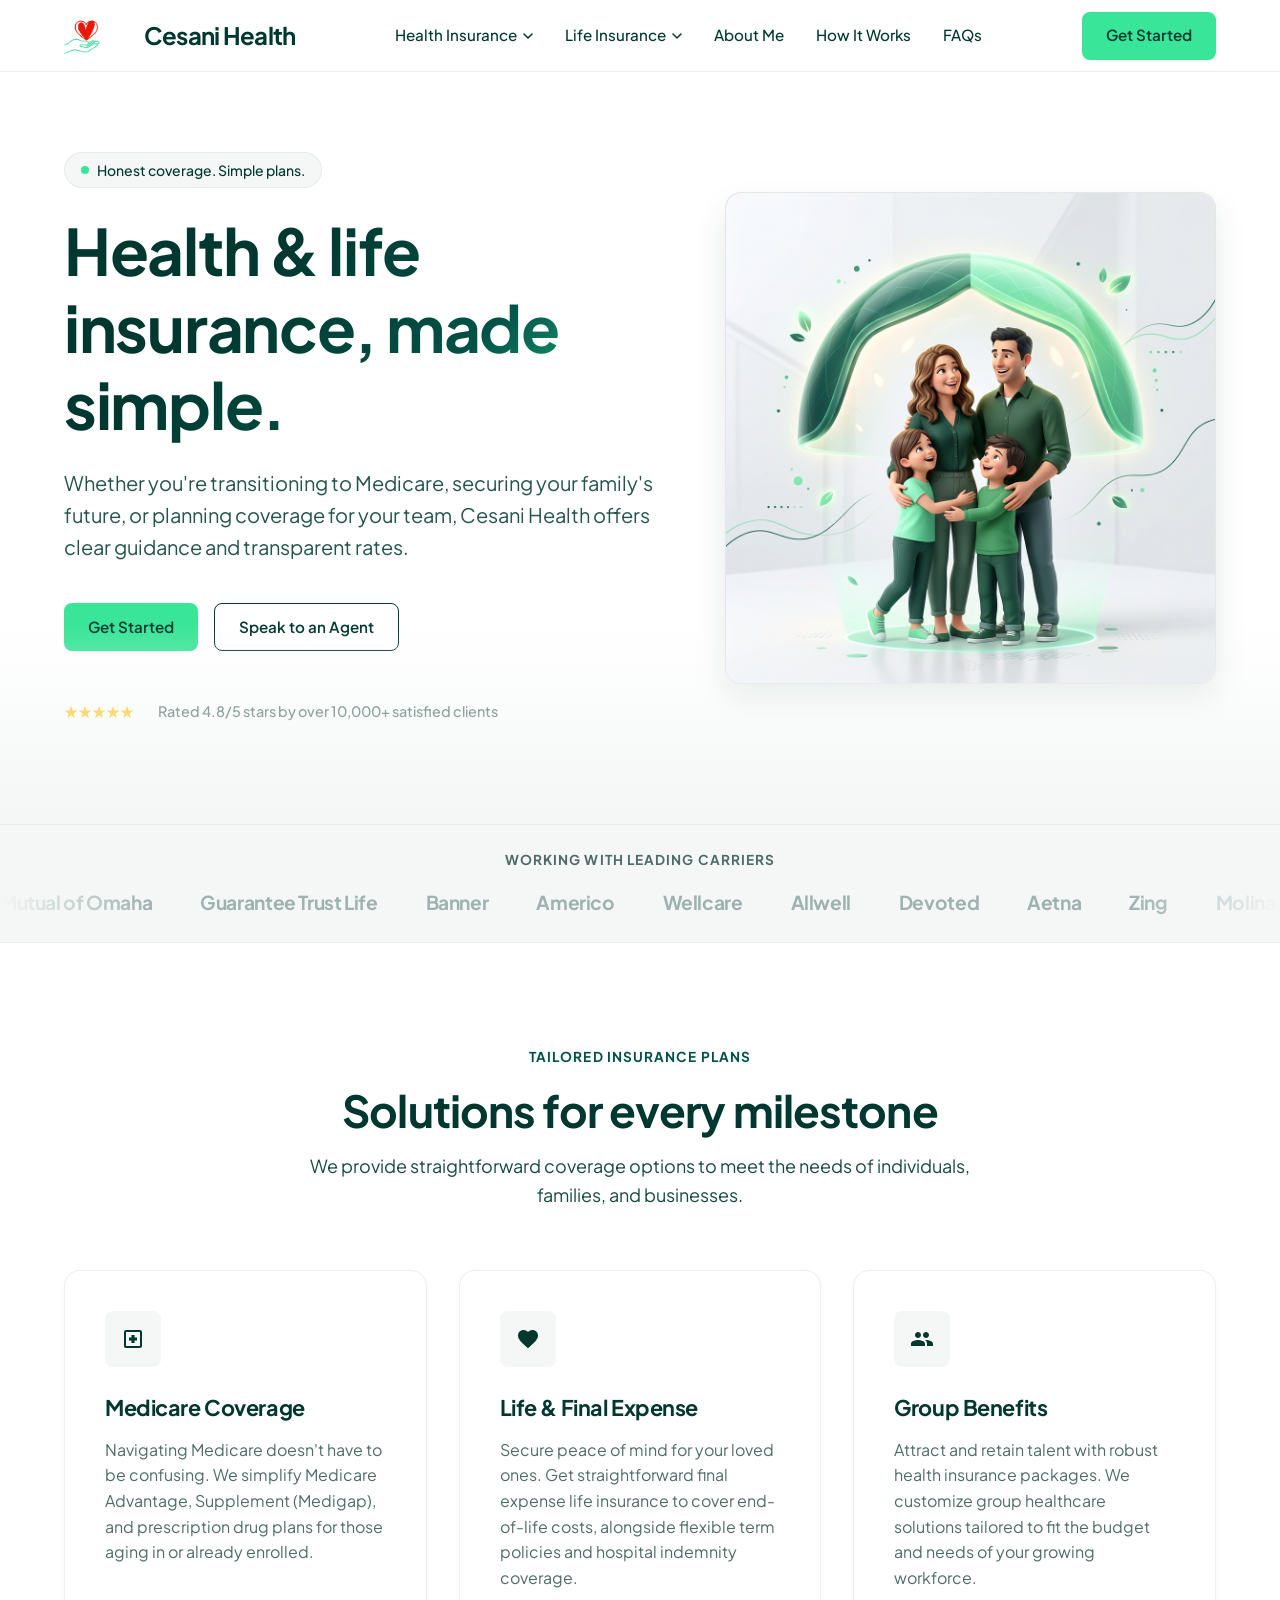
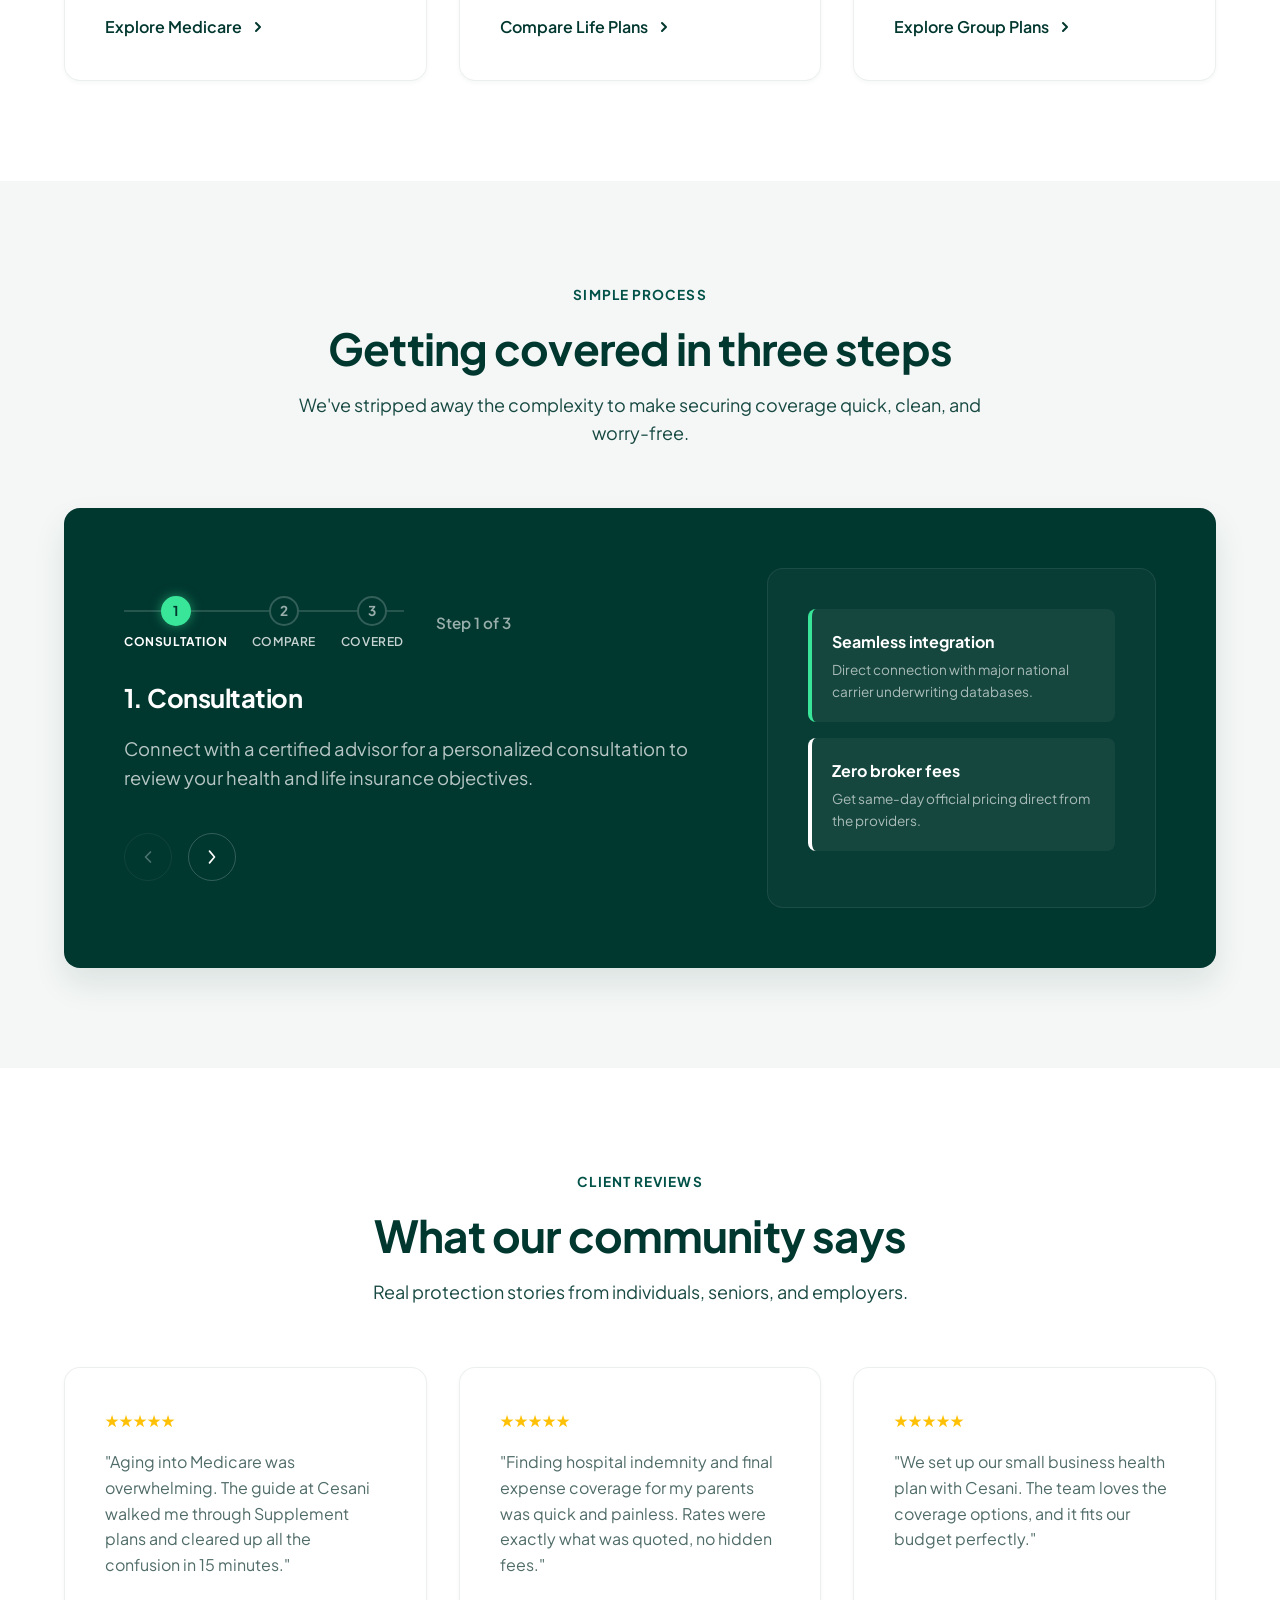
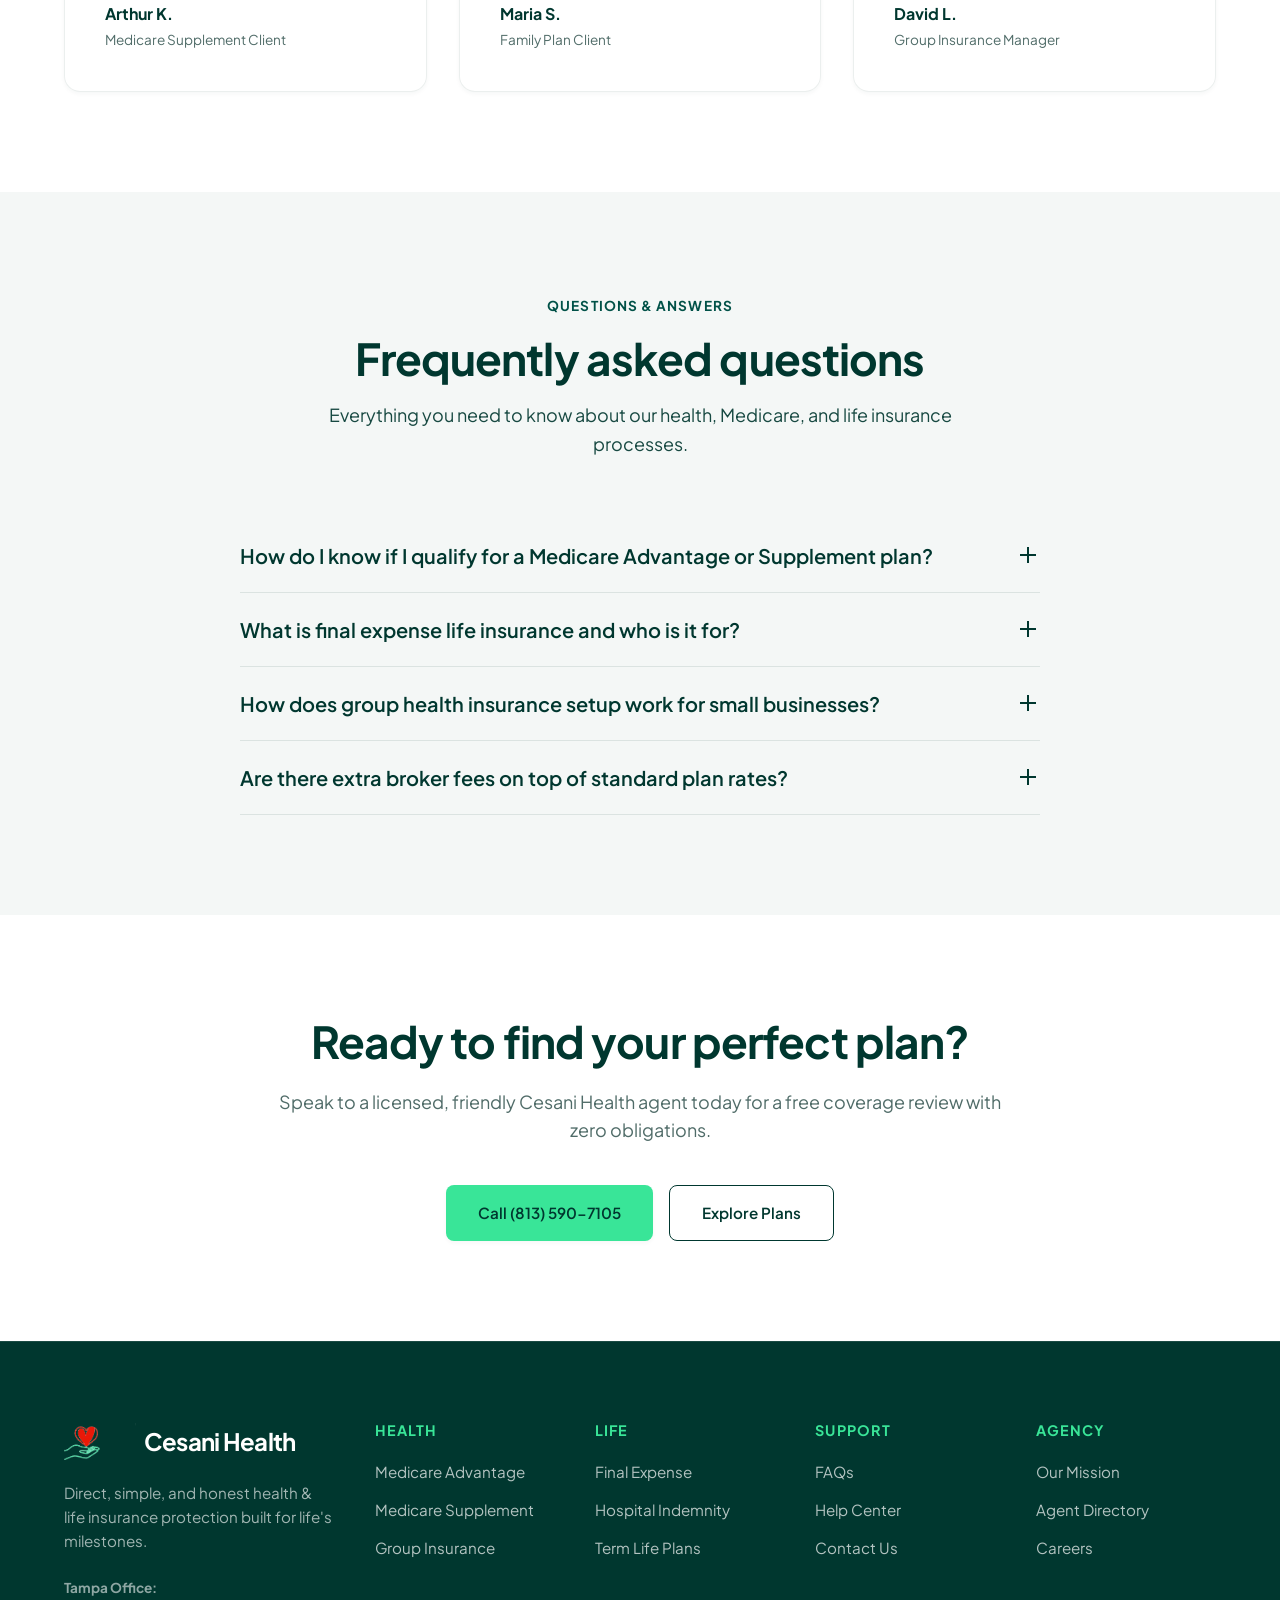
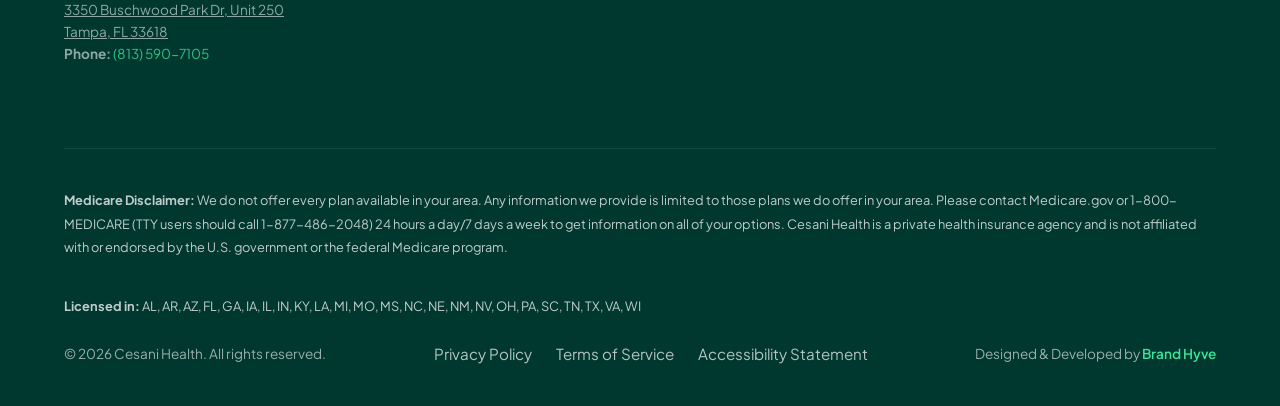
<file: index.html>
<!DOCTYPE html>
<html lang="en">
<head>
  <meta charset="UTF-8">
  <meta name="viewport" content="width=device-width, initial-scale=1.0">
  <title>Cesani Health | Simple Health & Life Insurance Plans</title>
  <meta name="description" content="Find the perfect health, Medicare, life, and group insurance plans with Cesani Health. Honest coverage and simple rates designed for life's transitions.">
  <link rel="canonical" href="https://cesanihealth.com/">
  <link rel="stylesheet" href="/index.css">
  <link rel="icon" type="image/png" href="/favicon.png">
  
  <!-- LocalBusiness Schema Markup -->
  <script type="application/ld+json">
  {
    "@context": "https://schema.org",
    "@type": "LocalBusiness",
    "name": "Cesani Health",
    "image": "https://cesanihealth.com/logo.png",
    "@id": "https://cesanihealth.com/#localbusiness",
    "url": "https://cesanihealth.com/",
    "telephone": "(813) 590-7105",
    "priceRange": "$$",
    "address": {
      "@type": "PostalAddress",
      "streetAddress": "3350 Buschwood Park Dr, Unit 250",
      "addressLocality": "Tampa",
      "addressRegion": "FL",
      "postalCode": "33618",
      "addressCountry": "US"
    },
    "geo": {
      "@type": "GeoCoordinates",
      "latitude": 28.031526,
      "longitude": -82.493529
    },
    "openingHoursSpecification": {
      "@type": "OpeningHoursSpecification",
      "dayOfWeek": [
        "Monday",
        "Tuesday",
        "Wednesday",
        "Thursday",
        "Friday"
      ],
      "opens": "09:00",
      "closes": "17:00"
    },
    "sameAs": []
  }
  </script>
</head>
<body>

  <!-- HEADER / NAVIGATION -->
  <header class="header">
    <div class="container header__container">
      <a href="/" class="logo" id="header-logo">
        <img src="/logo.png" alt="Cesani Health Logo" class="logo-img">
        Cesani Health
      </a>
      
      <nav class="nav" id="main-nav">
        <ul class="nav__list">
          <li class="nav__item">
            <a href="#" class="nav__link">
              Health Insurance
              <svg width="10" height="6" viewBox="0 0 10 6" fill="none" xmlns="http://www.w3.org/2000/svg">
                <path d="M1 1L5 5L9 1" stroke="currentColor" stroke-width="1.5" stroke-linecap="round" stroke-linejoin="round"/>
              </svg>
            </a>
            <div class="dropdown-menu">
              <div class="dropdown-col">
                <h4 class="dropdown-col__title">Medicare Plans</h4>
                <a href="/medicare-advantage" class="dropdown-link">
                  <span class="dropdown-link__title">Medicare Advantage</span>
                  <span class="dropdown-link__desc">All-in-one plans covering Parts A, B, and D.</span>
                </a>
                <a href="/medicare-supplement" class="dropdown-link">
                  <span class="dropdown-link__title">Medicare Supplement</span>
                  <span class="dropdown-link__desc">Bridge the gap in original Medicare costs.</span>
                </a>
              </div>
              <div class="dropdown-col">
                <h4 class="dropdown-col__title">Group & Individual</h4>
                <a href="/group-benefits" class="dropdown-link">
                  <span class="dropdown-link__title">Group Health Insurance</span>
                  <span class="dropdown-link__desc">Tailored medical plans for small & medium teams.</span>
                </a>
                <a href="/medicare-advantage" class="dropdown-link">
                  <span class="dropdown-link__title">Individual & Family</span>
                  <span class="dropdown-link__desc">Affordable personal health coverage.</span>
                </a>
              </div>
            </div>
          </li>
          <li class="nav__item">
            <a href="#" class="nav__link">
              Life Insurance
              <svg width="10" height="6" viewBox="0 0 10 6" fill="none" xmlns="http://www.w3.org/2000/svg">
                <path d="M1 1L5 5L9 1" stroke="currentColor" stroke-width="1.5" stroke-linecap="round" stroke-linejoin="round"/>
              </svg>
            </a>
            <div class="dropdown-menu">
              <div class="dropdown-col">
                <h4 class="dropdown-col__title">Protection</h4>
                <a href="/life-final-expense" class="dropdown-link">
                  <span class="dropdown-link__title">Final Expense Insurance</span>
                  <span class="dropdown-link__desc">Ensure your family is protected from end-of-life costs.</span>
                </a>
                <a href="/life-final-expense" class="dropdown-link">
                  <span class="dropdown-link__title">Term Life Insurance</span>
                  <span class="dropdown-link__desc">Flexible, high-value coverage for key milestones.</span>
                </a>
              </div>
              <div class="dropdown-col">
                <h4 class="dropdown-col__title">Specialty Plans</h4>
                <a href="/life-final-expense" class="dropdown-link">
                  <span class="dropdown-link__title">Hospital Indemnity</span>
                  <span class="dropdown-link__desc">Cash benefits to offset unexpected hospital stays.</span>
                </a>
              </div>
            </div>
          </li>
          <li class="nav__item">
            <a href="/about" class="nav__link">About Me</a>
          </li>
          <li class="nav__item">
            <a href="/#how-it-works" class="nav__link">How It Works</a>
          </li>
          <li class="nav__item">
            <a href="/#faq" class="nav__link">FAQs</a>
          </li>
        </ul>
      </nav>

      <div class="header__actions">
        <a href="/#contact" class="btn btn--primary">Get Started</a>
      </div>

      <button class="nav-toggle" id="nav-toggle" aria-label="Toggle navigation">
        <span></span>
        <span></span>
        <span></span>
      </button>
    </div>
  </header>

  <main id="main-content">

  <!-- HERO SECTION -->
  <section class="hero">
    <div class="container hero__grid">
      <div class="hero__content">
        <div class="hero__badge">
          <span class="hero__badge-dot"></span>
          Honest coverage. Simple plans.
        </div>
        <h1 class="hero__title">Health & life insurance, made simple.</h1>
        <p class="hero__desc">
          Whether you're transitioning to Medicare, securing your family's future, or planning coverage for your team, Cesani Health offers clear guidance and transparent rates.
        </p>
        <div class="hero__ctas">
          <a href="#contact" class="btn btn--primary btn--hero">Get Started</a>
          <a href="#contact" class="btn btn--secondary btn--hero">Speak to an Agent</a>
        </div>
        <div class="hero__trust">
          <div class="hero__stars">
            &#9733;&#9733;&#9733;&#9733;&#9733;
          </div>
          <span class="hero__trust-text">Rated 4.8/5 stars by over 10,000+ satisfied clients</span>
        </div>
      </div>

      <!-- HERO ILLUSTRATION -->
      <div class="hero__visual-image">
        <img src="hero_health_insurance.png" alt="Cesani Health Insurance Protection" class="hero__image">
      </div>
    </div>
  </section>

  <!-- TRUST BAR -->
  <section class="trust-bar">
    <div class="container trust-bar__container">
      <p class="trust-bar__title" style="font-size: 0.85rem; font-weight: 700; text-transform: uppercase; letter-spacing: 0.08em; color: var(--text-muted); opacity: 0.9; margin-bottom: 0;">Working with leading carriers</p>
      <div class="trust-bar__marquee">
        <div class="trust-bar__track">
          <span class="trust-logo">Mutual of Omaha</span>
          <span class="trust-logo">Guarantee Trust Life</span>
          <span class="trust-logo">Banner</span>
          <span class="trust-logo">Americo</span>
          <span class="trust-logo">Wellcare</span>
          <span class="trust-logo">Allwell</span>
          <span class="trust-logo">Devoted</span>
          <span class="trust-logo">Aetna</span>
          <span class="trust-logo">Zing</span>
          <span class="trust-logo">Molina</span>
          <span class="trust-logo">Humana</span>
          <span class="trust-logo">Careplus</span>
          <span class="trust-logo">United Healthcare</span>
          <span class="trust-logo">Anthem</span>
          <span class="trust-logo">Elevance</span>
          <span class="trust-logo">Wellpoint</span>
          <span class="trust-logo">Healthspring</span>
          <span class="trust-logo">Cigna</span>
          <span class="trust-logo">Alignment</span>
          <span class="trust-logo">Scan</span>
        </div>
        <div class="trust-bar__track" aria-hidden="true">
          <span class="trust-logo">Mutual of Omaha</span>
          <span class="trust-logo">Guarantee Trust Life</span>
          <span class="trust-logo">Banner</span>
          <span class="trust-logo">Americo</span>
          <span class="trust-logo">Wellcare</span>
          <span class="trust-logo">Allwell</span>
          <span class="trust-logo">Devoted</span>
          <span class="trust-logo">Aetna</span>
          <span class="trust-logo">Zing</span>
          <span class="trust-logo">Molina</span>
          <span class="trust-logo">Humana</span>
          <span class="trust-logo">Careplus</span>
          <span class="trust-logo">United Healthcare</span>
          <span class="trust-logo">Anthem</span>
          <span class="trust-logo">Elevance</span>
          <span class="trust-logo">Wellpoint</span>
          <span class="trust-logo">Healthspring</span>
          <span class="trust-logo">Cigna</span>
          <span class="trust-logo">Alignment</span>
          <span class="trust-logo">Scan</span>
        </div>
      </div>
    </div>
  </section>

  <!-- PRODUCTS & BENEFITS SECTION -->
  <section class="section" id="plans">
    <div class="container">
      <div class="section__header text-center">
        <span class="section__tag">Tailored Insurance Plans</span>
        <h2 class="section__title">Solutions for every milestone</h2>
        <p>We provide straightforward coverage options to meet the needs of individuals, families, and businesses.</p>
      </div>

      <div class="grid-3">
        <!-- Card 1: Medicare -->
        <div class="card" id="medicare-card">
          <div class="card__icon">
            <svg width="24" height="24" viewBox="0 0 24 24" fill="none" xmlns="http://www.w3.org/2000/svg">
              <path d="M 19 3 H 5 C 3.89 3 3 3.89 3 5 V 19 C 3 20.11 3.89 21 5 21 H 19 C 20.11 21 21 20.11 21 19 V 5 C 21 3.89 20.11 3 19 3 Z M 19 19 H 5 V 5 H 19 V 19 Z" fill="currentColor"/>
              <path d="M 10.47 16 H 13.53 V 13.53 H 16 V 10.47 H 13.53 V 8 H 10.47 V 10.47 H 8 V 13.53 H 10.47 V 16 Z" fill="currentColor"/>
            </svg>
          </div>
          <h3 class="card__title">Medicare Coverage</h3>
          <p class="card__desc">
            Navigating Medicare doesn't have to be confusing. We simplify Medicare Advantage, Supplement (Medigap), and prescription drug plans for those aging in or already enrolled.
          </p>
          <a href="/medicare-advantage" class="card__link">
            Explore Medicare
            <svg width="16" height="16" viewBox="0 0 16 16" fill="none" xmlns="http://www.w3.org/2000/svg">
              <path d="M6 12L10 8L6 4" stroke="currentColor" stroke-width="2" stroke-linecap="round" stroke-linejoin="round"/>
            </svg>
          </a>
        </div>

        <!-- Card 2: Life Insurance -->
        <div class="card" id="life-card">
          <div class="card__icon">
            <svg width="24" height="24" viewBox="0 0 24 24" fill="none" xmlns="http://www.w3.org/2000/svg">
              <path d="M12 21.35L10.55 20.03C5.4 15.36 2 12.28 2 8.5C2 5.42 4.42 3 7.5 3C9.24 3 10.91 3.81 12 5.09C13.09 3.81 14.76 3 16.5 3C19.58 3 22 5.42 22 8.5C22 12.28 18.6 15.36 13.45 20.04L12 21.35Z" fill="currentColor"/>
            </svg>
          </div>
          <h3 class="card__title">Life & Final Expense</h3>
          <p class="card__desc">
            Secure peace of mind for your loved ones. Get straightforward final expense life insurance to cover end-of-life costs, alongside flexible term policies and hospital indemnity coverage.
          </p>
          <a href="/life-final-expense" class="card__link">
            Compare Life Plans
            <svg width="16" height="16" viewBox="0 0 16 16" fill="none" xmlns="http://www.w3.org/2000/svg">
              <path d="M6 12L10 8L6 4" stroke="currentColor" stroke-width="2" stroke-linecap="round" stroke-linejoin="round"/>
            </svg>
          </a>
        </div>

        <!-- Card 3: Group Insurance -->
        <div class="card" id="group-card">
          <div class="card__icon">
            <svg width="24" height="24" viewBox="0 0 24 24" fill="none" xmlns="http://www.w3.org/2000/svg">
              <path d="M16 11C17.66 11 18.99 9.66 18.99 8C18.99 6.34 17.66 5 16 5C14.34 5 13 6.34 13 8C13 9.66 14.34 11 16 11ZM8 11C9.66 11 10.99 9.66 10.99 8C10.99 6.34 9.66 5 8 5C6.34 5 5 6.34 5 8C5 9.66 6.34 11 8 11ZM8 13C5.67 13 1 14.17 1 16.5V19H15V16.5C15 14.17 10.33 13 8 13ZM16 13C15.71 13 15.38 13.02 15.03 13.05C16.2 13.89 17 15.02 17 16.5V19H23V16.5C23 14.17 18.33 13 16 13Z" fill="currentColor"/>
            </svg>
          </div>
          <h3 class="card__title">Group Benefits</h3>
          <p class="card__desc">
            Attract and retain talent with robust health insurance packages. We customize group healthcare solutions tailored to fit the budget and needs of your growing workforce.
          </p>
          <a href="/group-benefits" class="card__link">
            Explore Group Plans
            <svg width="16" height="16" viewBox="0 0 16 16" fill="none" xmlns="http://www.w3.org/2000/svg">
              <path d="M6 12L10 8L6 4" stroke="currentColor" stroke-width="2" stroke-linecap="round" stroke-linejoin="round"/>
            </svg>
          </a>
        </div>
      </div>
    </div>
  </section>

  <!-- PROCESS SLIDER SECTION (INTERACTIVE PROCESS SLIDER) -->
  <section class="section section--bg" id="how-it-works">
    <div class="container">
      <div class="section__header text-center">
        <span class="section__tag">Simple Process</span>
        <h2 class="section__title">Getting covered in three steps</h2>
        <p>We've stripped away the complexity to make securing coverage quick, clean, and worry-free.</p>
      </div>

      <div class="slider" id="process-slider">
        <div class="slider__grid">
          <div class="slider__content">
            <div class="slider__indicator">
              <div class="stepper">
                <div class="stepper__line">
                  <div class="stepper__progress" id="stepper-progress-bar"></div>
                </div>
                <div class="stepper__step stepper__step--active" data-slide="0">
                  <span class="stepper__num">1</span>
                  <span class="stepper__label">Consultation</span>
                </div>
                <div class="stepper__step" data-slide="1">
                  <span class="stepper__num">2</span>
                  <span class="stepper__label">Compare</span>
                </div>
                <div class="stepper__step" data-slide="2">
                  <span class="stepper__num">3</span>
                  <span class="stepper__label">Covered</span>
                </div>
              </div>
              <span class="slider__number" id="slider-progress-num">Step 1 of 3</span>
            </div>

            <!-- Slide 1 -->
            <div class="slider__slide slider__slide--active" data-step="0">
              <h3 class="slider__title">1. Consultation</h3>
              <p class="slider__desc">
                Connect with a certified advisor for a personalized consultation to review your health and life insurance objectives.
              </p>
            </div>

            <!-- Slide 2 -->
            <div class="slider__slide" data-step="1">
              <h3 class="slider__title">2. Compare Carriers</h3>
              <p class="slider__desc">
                We analyze options across leading national carriers to identify policies matching your specific needs at the most competitive rates.
              </p>
            </div>

            <!-- Slide 3 -->
            <div class="slider__slide" data-step="2">
              <h3 class="slider__title">3. Policy Setup</h3>
              <p class="slider__desc">
                We guide you through the enrollment process to finalize your new policy, ensuring you are fully covered within 48 hours.
              </p>
            </div>

            <div class="slider__nav">
              <button class="slider__btn" id="slider-prev" disabled aria-label="Previous step">
                <svg width="20" height="20" viewBox="0 0 24 24" fill="none" xmlns="http://www.w3.org/2000/svg">
                  <path d="M15 18L9 12L15 6" stroke="currentColor" stroke-width="2" stroke-linecap="round" stroke-linejoin="round"/>
                </svg>
              </button>
              <button class="slider__btn" id="slider-next" aria-label="Next step">
                <svg width="20" height="20" viewBox="0 0 24 24" fill="none" xmlns="http://www.w3.org/2000/svg">
                  <path d="M9 5L15 12L9 19" stroke="currentColor" stroke-width="2" stroke-linecap="round" stroke-linejoin="round"/>
                </svg>
              </button>
            </div>
          </div>

          <div class="slider__visual">
            <div class="slider__visual-card">
              <strong>Seamless integration</strong>
              <p style="font-size: 0.85rem; color: rgba(255,255,255,0.7); margin-top: 4px;">Direct connection with major national carrier underwriting databases.</p>
            </div>
            <div class="slider__visual-card" style="border-left-color: var(--white);">
              <strong>Zero broker fees</strong>
              <p style="font-size: 0.85rem; color: rgba(255,255,255,0.7); margin-top: 4px;">Get same-day official pricing direct from the providers.</p>
            </div>
          </div>
        </div>
      </div>
    </div>
  </section>

  <!-- TESTIMONIAL SECTION -->
  <section class="section" id="testimonials">
    <div class="container">
      <div class="section__header text-center">
        <span class="section__tag">Client Reviews</span>
        <h2 class="section__title">What our community says</h2>
        <p>Real protection stories from individuals, seniors, and employers.</p>
      </div>

      <div class="grid-3">
        <!-- Review 1 -->
        <div class="card">
          <div class="hero__stars" style="margin-bottom: 16px;">&#9733;&#9733;&#9733;&#9733;&#9733;</div>
          <p class="card__desc">
            "Aging into Medicare was overwhelming. The guide at Cesani walked me through Supplement plans and cleared up all the confusion in 15 minutes."
          </p>
          <div>
            <strong>Arthur K.</strong>
            <p style="font-size: 0.85rem; color: var(--text-muted); margin-top: 2px;">Medicare Supplement Client</p>
          </div>
        </div>

        <!-- Review 2 -->
        <div class="card">
          <div class="hero__stars" style="margin-bottom: 16px;">&#9733;&#9733;&#9733;&#9733;&#9733;</div>
          <p class="card__desc">
            "Finding hospital indemnity and final expense coverage for my parents was quick and painless. Rates were exactly what was quoted, no hidden fees."
          </p>
          <div>
            <strong>Maria S.</strong>
            <p style="font-size: 0.85rem; color: var(--text-muted); margin-top: 2px;">Family Plan Client</p>
          </div>
        </div>

        <!-- Review 3 -->
        <div class="card">
          <div class="hero__stars" style="margin-bottom: 16px;">&#9733;&#9733;&#9733;&#9733;&#9733;</div>
          <p class="card__desc">
            "We set up our small business health plan with Cesani. The team loves the coverage options, and it fits our budget perfectly."
          </p>
          <div>
            <strong>David L.</strong>
            <p style="font-size: 0.85rem; color: var(--text-muted); margin-top: 2px;">Group Insurance Manager</p>
          </div>
        </div>
      </div>
    </div>
  </section>

  <!-- FAQ SECTION -->
  <section class="section section--bg" id="faq">
    <div class="container">
      <div class="section__header text-center">
        <span class="section__tag">Questions & Answers</span>
        <h2 class="section__title">Frequently asked questions</h2>
        <p>Everything you need to know about our health, Medicare, and life insurance processes.</p>
      </div>

      <div class="accordion">
        <div class="accordion__item">
          <button class="accordion__header">
            How do I know if I qualify for a Medicare Advantage or Supplement plan?
            <span class="accordion__icon"></span>
          </button>
          <div class="accordion__content">
            <div class="accordion__content-inner">
              Anyone enrolled in Medicare Part A and Part B is eligible to purchase a Medicare Advantage or Supplement plan. The primary enrollment window occurs around your 65th birthday, starting three months before and ending three months after. We can help you compare plans to find the right coverage.
            </div>
          </div>
        </div>

        <div class="accordion__item">
          <button class="accordion__header">
            What is final expense life insurance and who is it for?
            <span class="accordion__icon"></span>
          </button>
          <div class="accordion__content">
            <div class="accordion__content-inner">
              Final expense insurance is a type of whole life coverage designed specifically to pay for end-of-life expenses, such as funeral costs, medical bills, or outstanding debt. It is ideal for seniors looking to secure peace of mind and protect their families from immediate financial burdens.
            </div>
          </div>
        </div>

        <div class="accordion__item">
          <button class="accordion__header">
            How does group health insurance setup work for small businesses?
            <span class="accordion__icon"></span>
          </button>
          <div class="accordion__content">
            <div class="accordion__content-inner">
              Setting up group insurance starts with sharing basic details about your business size, budget, and coverage priorities. We build customized plans matching multiple carrier rates and handle employee onboarding so your business transition is completely seamless.
            </div>
          </div>
        </div>

        <div class="accordion__item">
          <button class="accordion__header">
            Are there extra broker fees on top of standard plan rates?
            <span class="accordion__icon"></span>
          </button>
          <div class="accordion__content">
            <div class="accordion__content-inner">
              No. We do not charge broker fees. The rates you see on our site and receive from our agents are official pricing provided directly by the insurance carriers.
            </div>
          </div>
        </div>
      </div>
    </div>
  </section>

  <!-- CTA / CONTACT SECTION -->
  <section class="section" id="contact" style="background-color: var(--white);">
    <div class="container text-center" style="max-width: 800px;">
      <h2 style="margin-bottom: 20px;">Ready to find your perfect plan?</h2>
      <p style="margin-bottom: 40px; color: var(--text-muted);">
        Speak to a licensed, friendly Cesani Health agent today for a free coverage review with zero obligations.
      </p>
      <div style="display: flex; justify-content: center; gap: 16px; flex-wrap: wrap;">
        <a href="tel:+18135907105" class="btn btn--primary" style="height: 56px; padding: 0 32px;">Call (813) 590-7105</a>
        <a href="#plans" class="btn btn--secondary" style="height: 56px; padding: 0 32px;">Explore Plans</a>
      </div>
    </div>
  </section>

  </main>

  <!-- FOOTER -->
  <footer class="footer">
    <div class="container">
      <div class="footer__grid">
        <div>
          <div class="footer__logo logo">
            <img src="/logo.png" alt="Cesani Health Logo" class="logo-img footer__logo-img">
            Cesani Health
          </div>
          <p class="footer__desc">
            Direct, simple, and honest health & life insurance protection built for life's milestones.
          </p>
          <p class="footer__desc" style="font-size: 0.85rem; opacity: 0.8; margin-top: 12px;">
            <strong>Tampa Office:</strong><br>
            <a href="/local/tampa-fl" style="text-decoration: underline; color: inherit;">
              3350 Buschwood Park Dr, Unit 250<br>
              Tampa, FL 33618
            </a><br>
            <strong>Phone:</strong> <a href="tel:+18135907105" style="color: var(--bright-clover);">(813) 590-7105</a>
          </p>
        </div>

        <div>
          <h3 class="footer__col-title">Health</h3>
          <ul class="footer__list">
            <li class="footer__item"><a href="/medicare-advantage" class="footer__link">Medicare Advantage</a></li>
            <li class="footer__item"><a href="/medicare-supplement" class="footer__link">Medicare Supplement</a></li>
            <li class="footer__item"><a href="/group-benefits" class="footer__link">Group Insurance</a></li>
          </ul>
        </div>

        <div>
          <h3 class="footer__col-title">Life</h3>
          <ul class="footer__list">
            <li class="footer__item"><a href="/life-final-expense" class="footer__link">Final Expense</a></li>
            <li class="footer__item"><a href="/life-final-expense" class="footer__link">Hospital Indemnity</a></li>
            <li class="footer__item"><a href="/life-final-expense" class="footer__link">Term Life Plans</a></li>
          </ul>
        </div>

        <div>
          <h3 class="footer__col-title">Support</h3>
          <ul class="footer__list">
            <li class="footer__item"><a href="/#faq" class="footer__link">FAQs</a></li>
            <li class="footer__item"><a href="/#contact" class="footer__link">Help Center</a></li>
            <li class="footer__item"><a href="/#contact" class="footer__link">Contact Us</a></li>
          </ul>
        </div>

        <div>
          <h3 class="footer__col-title">Agency</h3>
          <ul class="footer__list">
            <li class="footer__item"><a href="/about" class="footer__link">Our Mission</a></li>
            <li class="footer__item"><a href="/about" class="footer__link">Agent Directory</a></li>
            <li class="footer__item"><a href="/about" class="footer__link">Careers</a></li>
          </ul>
        </div>
      </div>

      <div class="footer__bottom">
        <div class="footer__compliance">
          <strong>Medicare Disclaimer:</strong> We do not offer every plan available in your area. Any information we provide is limited to those plans we do offer in your area. Please contact Medicare.gov or 1-800-MEDICARE (TTY users should call 1-877-486-2048) 24 hours a day/7 days a week to get information on all of your options. Cesani Health is a private health insurance agency and is not affiliated with or endorsed by the U.S. government or the federal Medicare program.
        </div>
        <div class="footer__compliance" style="margin-top: 12px;">
          <strong>Licensed in:</strong> AL, AR, AZ, FL, GA, IA, IL, IN, KY, LA, MI, MO, MS, NC, NE, NM, NV, OH, PA, SC, TN, TX, VA, WI
        </div>
        <div class="footer__legal">
          <span>&copy; 2026 Cesani Health. All rights reserved.</span>
          <div class="footer__legal-links">
            <a href="#" class="footer__link">Privacy Policy</a>
            <a href="#" class="footer__link">Terms of Service</a>
            <a href="#" class="footer__link">Accessibility Statement</a>
          </div>
          <span>Designed & Developed by <a href="#" class="brand-hyve-credit">Brand Hyve</a></span>
        </div>
      </div>
    </div>
  </footer>

  <script src="/index.js"></script>
</body>
</html>
</file>
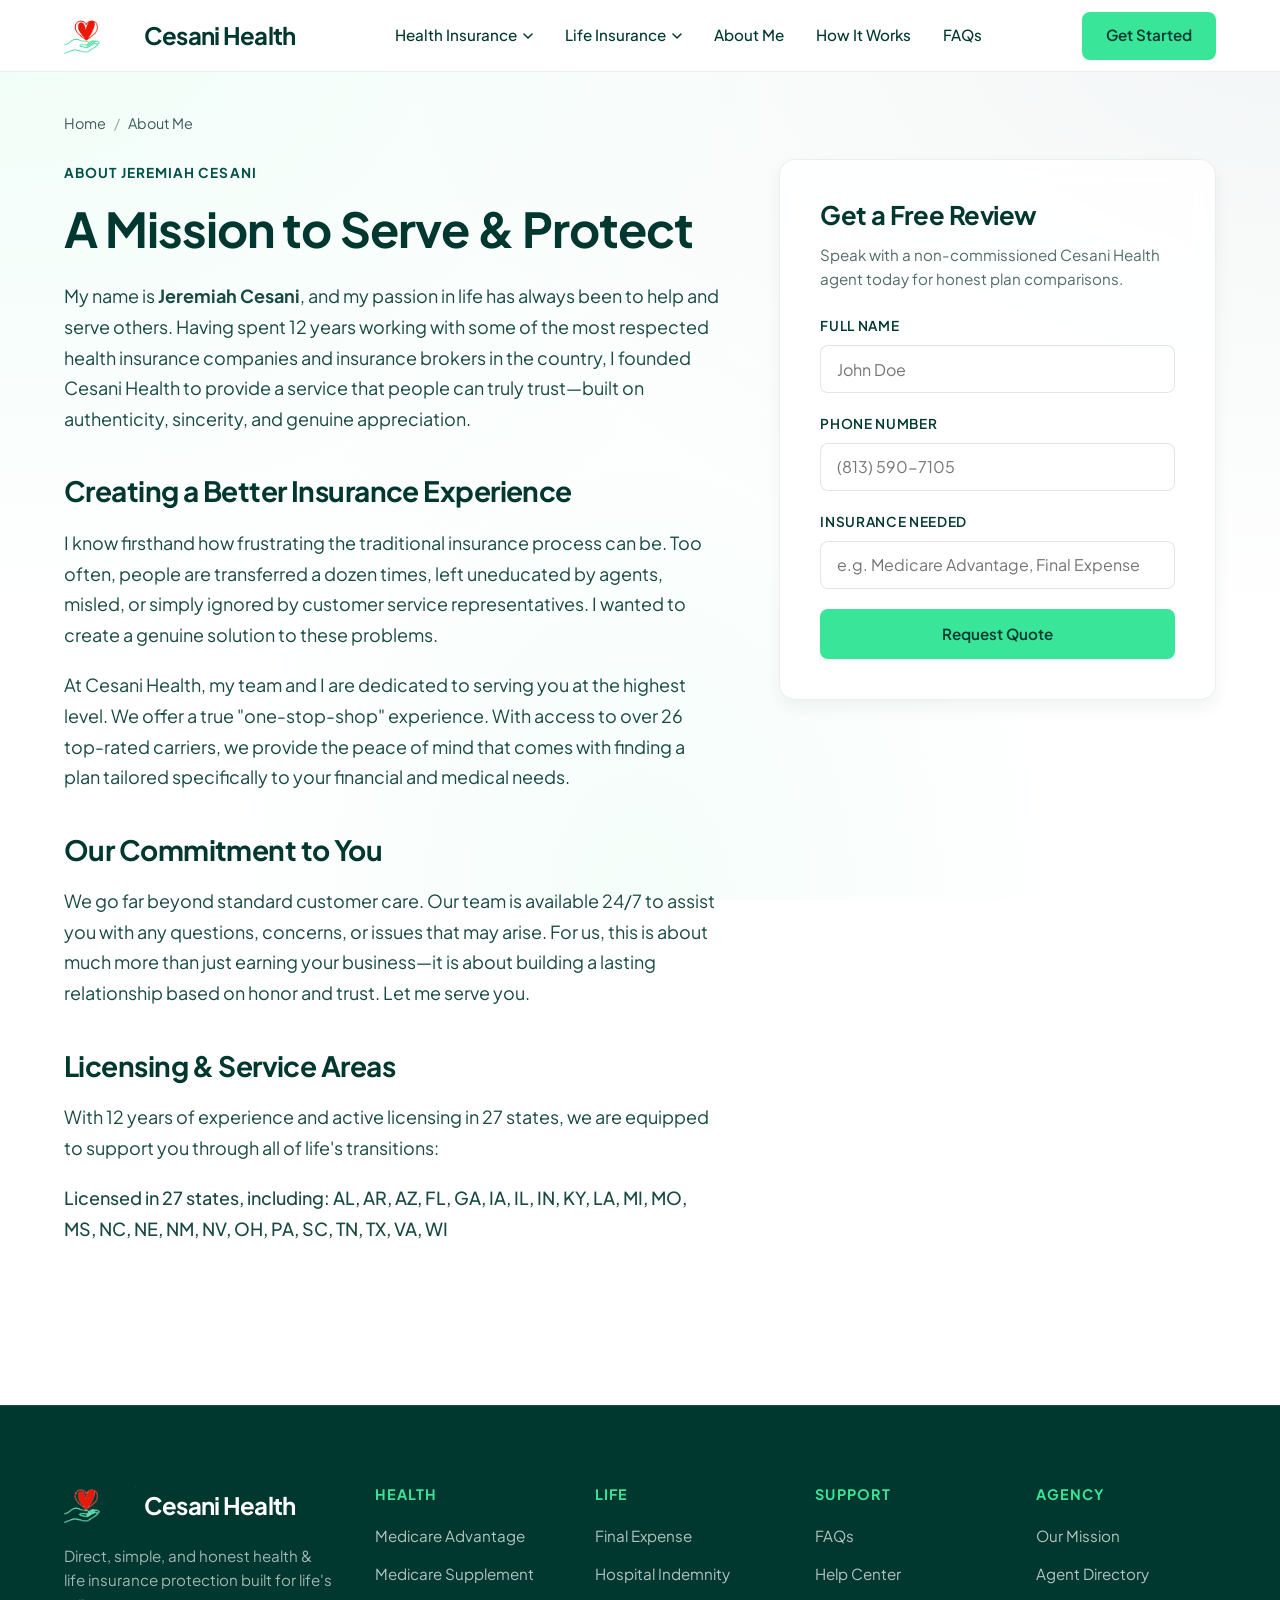
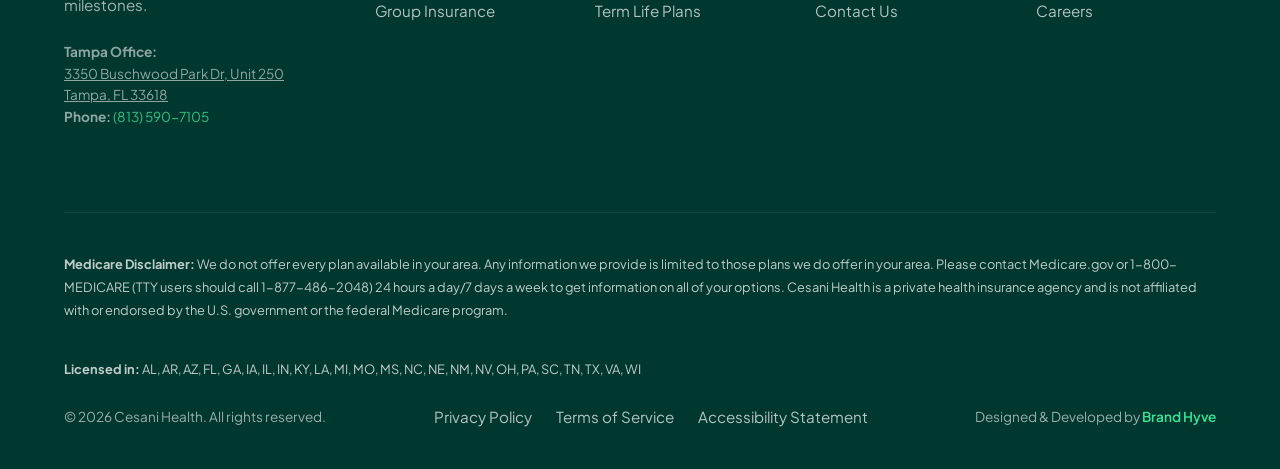
<file: about.html>
<!DOCTYPE html>
<html lang="en">
<head>
  <meta charset="UTF-8">
  <meta name="viewport" content="width=device-width, initial-scale=1.0">
  <title>About Us | Cesani Health</title>
  <meta name="description" content="Learn about Cesani Health's mission to make health, Medicare, and life insurance transparent, honest, and easy to navigate.">
  <link rel="canonical" href="https://cesanihealth.com/about">
  <link rel="stylesheet" href="/index.css">
  <link rel="icon" type="image/png" href="/favicon.png">
</head>
<body>

  <!-- HEADER / NAVIGATION -->
  <header class="header">
    <div class="container header__container">
      <a href="/" class="logo" id="header-logo">
        <img src="/logo.png" alt="Cesani Health Logo" class="logo-img">
        Cesani Health
      </a>
      
      <nav class="nav" id="main-nav">
        <ul class="nav__list">
          <li class="nav__item">
            <a href="#" class="nav__link">
              Health Insurance
              <svg width="10" height="6" viewBox="0 0 10 6" fill="none" xmlns="http://www.w3.org/2000/svg">
                <path d="M1 1L5 5L9 1" stroke="currentColor" stroke-width="1.5" stroke-linecap="round" stroke-linejoin="round"/>
              </svg>
            </a>
            <div class="dropdown-menu">
              <div class="dropdown-col">
                <h4 class="dropdown-col__title">Medicare Plans</h4>
                <a href="/medicare-advantage" class="dropdown-link">
                  <span class="dropdown-link__title">Medicare Advantage</span>
                  <span class="dropdown-link__desc">All-in-one plans covering Parts A, B, and D.</span>
                </a>
                <a href="/medicare-supplement" class="dropdown-link">
                  <span class="dropdown-link__title">Medicare Supplement</span>
                  <span class="dropdown-link__desc">Bridge the gap in original Medicare costs.</span>
                </a>
              </div>
              <div class="dropdown-col">
                <h4 class="dropdown-col__title">Group & Individual</h4>
                <a href="/group-benefits" class="dropdown-link">
                  <span class="dropdown-link__title">Group Health Insurance</span>
                  <span class="dropdown-link__desc">Tailored medical plans for small & medium teams.</span>
                </a>
                <a href="/medicare-advantage" class="dropdown-link">
                  <span class="dropdown-link__title">Individual & Family</span>
                  <span class="dropdown-link__desc">Affordable personal health coverage.</span>
                </a>
              </div>
            </div>
          </li>
          <li class="nav__item">
            <a href="#" class="nav__link">
              Life Insurance
              <svg width="10" height="6" viewBox="0 0 10 6" fill="none" xmlns="http://www.w3.org/2000/svg">
                <path d="M1 1L5 5L9 1" stroke="currentColor" stroke-width="1.5" stroke-linecap="round" stroke-linejoin="round"/>
              </svg>
            </a>
            <div class="dropdown-menu">
              <div class="dropdown-col">
                <h4 class="dropdown-col__title">Protection</h4>
                <a href="/life-final-expense" class="dropdown-link">
                  <span class="dropdown-link__title">Final Expense Insurance</span>
                  <span class="dropdown-link__desc">Ensure your family is protected from end-of-life costs.</span>
                </a>
                <a href="/life-final-expense" class="dropdown-link">
                  <span class="dropdown-link__title">Term Life Insurance</span>
                  <span class="dropdown-link__desc">Flexible, high-value coverage for key milestones.</span>
                </a>
              </div>
              <div class="dropdown-col">
                <h4 class="dropdown-col__title">Specialty Plans</h4>
                <a href="/life-final-expense" class="dropdown-link">
                  <span class="dropdown-link__title">Hospital Indemnity</span>
                  <span class="dropdown-link__desc">Cash benefits to offset unexpected hospital stays.</span>
                </a>
              </div>
            </div>
          </li>
          <li class="nav__item">
            <a href="/about" class="nav__link">About Me</a>
          </li>
          <li class="nav__item">
            <a href="/#how-it-works" class="nav__link">How It Works</a>
          </li>
          <li class="nav__item">
            <a href="/#faq" class="nav__link">FAQs</a>
          </li>
        </ul>
      </nav>

      <div class="header__actions">
        <a href="/#contact" class="btn btn--primary">Get Started</a>
      </div>

      <button class="nav-toggle" id="nav-toggle" aria-label="Toggle navigation">
        <span></span>
        <span></span>
        <span></span>
      </button>
    </div>
  </header>

  <main id="main-content">
    <section class="section" style="padding-top: 40px;">
      <div class="container">
        
        <!-- Breadcrumb -->
        <div class="breadcrumb">
          <a href="/">Home</a>
          <span class="breadcrumb-separator">/</span>
          <span>About Me</span>
        </div>

        <div class="content-layout">
          
          <!-- Left Content Block -->
          <div class="text-block">
            <span class="section__tag">About Jeremiah Cesani</span>
            <h1 style="margin-bottom: 24px; font-size: clamp(2rem, 4vw, 3rem);">A Mission to Serve & Protect</h1>
            
            <p>
              My name is <strong>Jeremiah Cesani</strong>, and my passion in life has always been to help and serve others. Having spent 12 years working with some of the most respected health insurance companies and insurance brokers in the country, I founded Cesani Health to provide a service that people can truly trust—built on authenticity, sincerity, and genuine appreciation.
            </p>

            <h2 style="font-size: 1.75rem; margin-top: 40px;">Creating a Better Insurance Experience</h2>
            <p>
              I know firsthand how frustrating the traditional insurance process can be. Too often, people are transferred a dozen times, left uneducated by agents, misled, or simply ignored by customer service representatives. I wanted to create a genuine solution to these problems.
            </p>
            <p>
              At Cesani Health, my team and I are dedicated to serving you at the highest level. We offer a true "one-stop-shop" experience. With access to over 26 top-rated carriers, we provide the peace of mind that comes with finding a plan tailored specifically to your financial and medical needs.
            </p>

            <h2 style="font-size: 1.75rem; margin-top: 40px;">Our Commitment to You</h2>
            <p>
              We go far beyond standard customer care. Our team is available 24/7 to assist you with any questions, concerns, or issues that may arise. For us, this is about much more than just earning your business—it is about building a lasting relationship based on honor and trust. Let me serve you.
            </p>

            <h2 style="font-size: 1.75rem; margin-top: 40px;">Licensing & Service Areas</h2>
            <p>
              With 12 years of experience and active licensing in 27 states, we are equipped to support you through all of life's transitions:
            </p>
            <p style="font-weight: 500;">
              Licensed in 27 states, including: AL, AR, AZ, FL, GA, IA, IL, IN, KY, LA, MI, MO, MS, NC, NE, NM, NV, OH, PA, SC, TN, TX, VA, WI
            </p>
          </div>

          <!-- Right Sidebar Form -->
          <div class="sidebar-box">
            <h3>Get a Free Review</h3>
            <p>Speak with a non-commissioned Cesani Health agent today for honest plan comparisons.</p>
            
            <form action="#" method="POST" onsubmit="event.preventDefault(); alert('Thank you! An agent will contact you shortly.');">
              <div class="form-group">
                <label class="form-label" for="quote-name">Full Name</label>
                <input class="form-input" type="text" id="quote-name" required placeholder="John Doe">
              </div>
              <div class="form-group">
                <label class="form-label" for="quote-phone">Phone Number</label>
                <input class="form-input" type="tel" id="quote-phone" required placeholder="(813) 590-7105">
              </div>
              <div class="form-group">
                <label class="form-label" for="quote-type">Insurance Needed</label>
                <input class="form-input" type="text" id="quote-type" placeholder="e.g. Medicare Advantage, Final Expense">
              </div>
              <button class="btn btn--primary" type="submit" style="width: 100%; height: 50px;">Request Quote</button>
            </form>
          </div>

        </div>
      </div>
    </section>
  </main>

  <!-- FOOTER -->
  <footer class="footer">
    <div class="container">
      <div class="footer__grid">
        <div>
          <div class="footer__logo logo">
            <img src="/logo.png" alt="Cesani Health Logo" class="logo-img footer__logo-img">
            Cesani Health
          </div>
          <p class="footer__desc">
            Direct, simple, and honest health & life insurance protection built for life's milestones.
          </p>
          <p class="footer__desc" style="font-size: 0.85rem; opacity: 0.8; margin-top: 12px;">
            <strong>Tampa Office:</strong><br>
            <a href="/local/tampa-fl" style="text-decoration: underline; color: inherit;">
              3350 Buschwood Park Dr, Unit 250<br>
              Tampa, FL 33618
            </a><br>
            <strong>Phone:</strong> <a href="tel:+18135907105" style="color: var(--bright-clover);">(813) 590-7105</a>
          </p>
        </div>

        <div>
          <h4 class="footer__col-title">Health</h4>
          <ul class="footer__list">
            <li class="footer__item"><a href="/medicare-advantage" class="footer__link">Medicare Advantage</a></li>
            <li class="footer__item"><a href="/medicare-supplement" class="footer__link">Medicare Supplement</a></li>
            <li class="footer__item"><a href="/group-benefits" class="footer__link">Group Insurance</a></li>
          </ul>
        </div>

        <div>
          <h4 class="footer__col-title">Life</h4>
          <ul class="footer__list">
            <li class="footer__item"><a href="/life-final-expense" class="footer__link">Final Expense</a></li>
            <li class="footer__item"><a href="/life-final-expense" class="footer__link">Hospital Indemnity</a></li>
            <li class="footer__item"><a href="/life-final-expense" class="footer__link">Term Life Plans</a></li>
          </ul>
        </div>

        <div>
          <h4 class="footer__col-title">Support</h4>
          <ul class="footer__list">
            <li class="footer__item"><a href="/#faq" class="footer__link">FAQs</a></li>
            <li class="footer__item"><a href="/#contact" class="footer__link">Help Center</a></li>
            <li class="footer__item"><a href="/#contact" class="footer__link">Contact Us</a></li>
          </ul>
        </div>

        <div>
          <h4 class="footer__col-title">Agency</h4>
          <ul class="footer__list">
            <li class="footer__item"><a href="/about" class="footer__link">Our Mission</a></li>
            <li class="footer__item"><a href="/about" class="footer__link">Agent Directory</a></li>
            <li class="footer__item"><a href="/about" class="footer__link">Careers</a></li>
          </ul>
        </div>
      </div>

      <div class="footer__bottom">
        <div class="footer__compliance">
          <strong>Medicare Disclaimer:</strong> We do not offer every plan available in your area. Any information we provide is limited to those plans we do offer in your area. Please contact Medicare.gov or 1-800-MEDICARE (TTY users should call 1-877-486-2048) 24 hours a day/7 days a week to get information on all of your options. Cesani Health is a private health insurance agency and is not affiliated with or endorsed by the U.S. government or the federal Medicare program.
        </div>
        <div class="footer__compliance" style="margin-top: 12px;">
          <strong>Licensed in:</strong> AL, AR, AZ, FL, GA, IA, IL, IN, KY, LA, MI, MO, MS, NC, NE, NM, NV, OH, PA, SC, TN, TX, VA, WI
        </div>
        <div class="footer__legal">
          <span>&copy; 2026 Cesani Health. All rights reserved.</span>
          <div class="footer__legal-links">
            <a href="#" class="footer__link">Privacy Policy</a>
            <a href="#" class="footer__link">Terms of Service</a>
            <a href="#" class="footer__link">Accessibility Statement</a>
          </div>
          <span>Designed & Developed by <a href="#" class="brand-hyve-credit">Brand Hyve</a></span>
        </div>
      </div>
    </div>
  </footer>

  <script src="/index.js"></script>
</body>
</html>
</file>
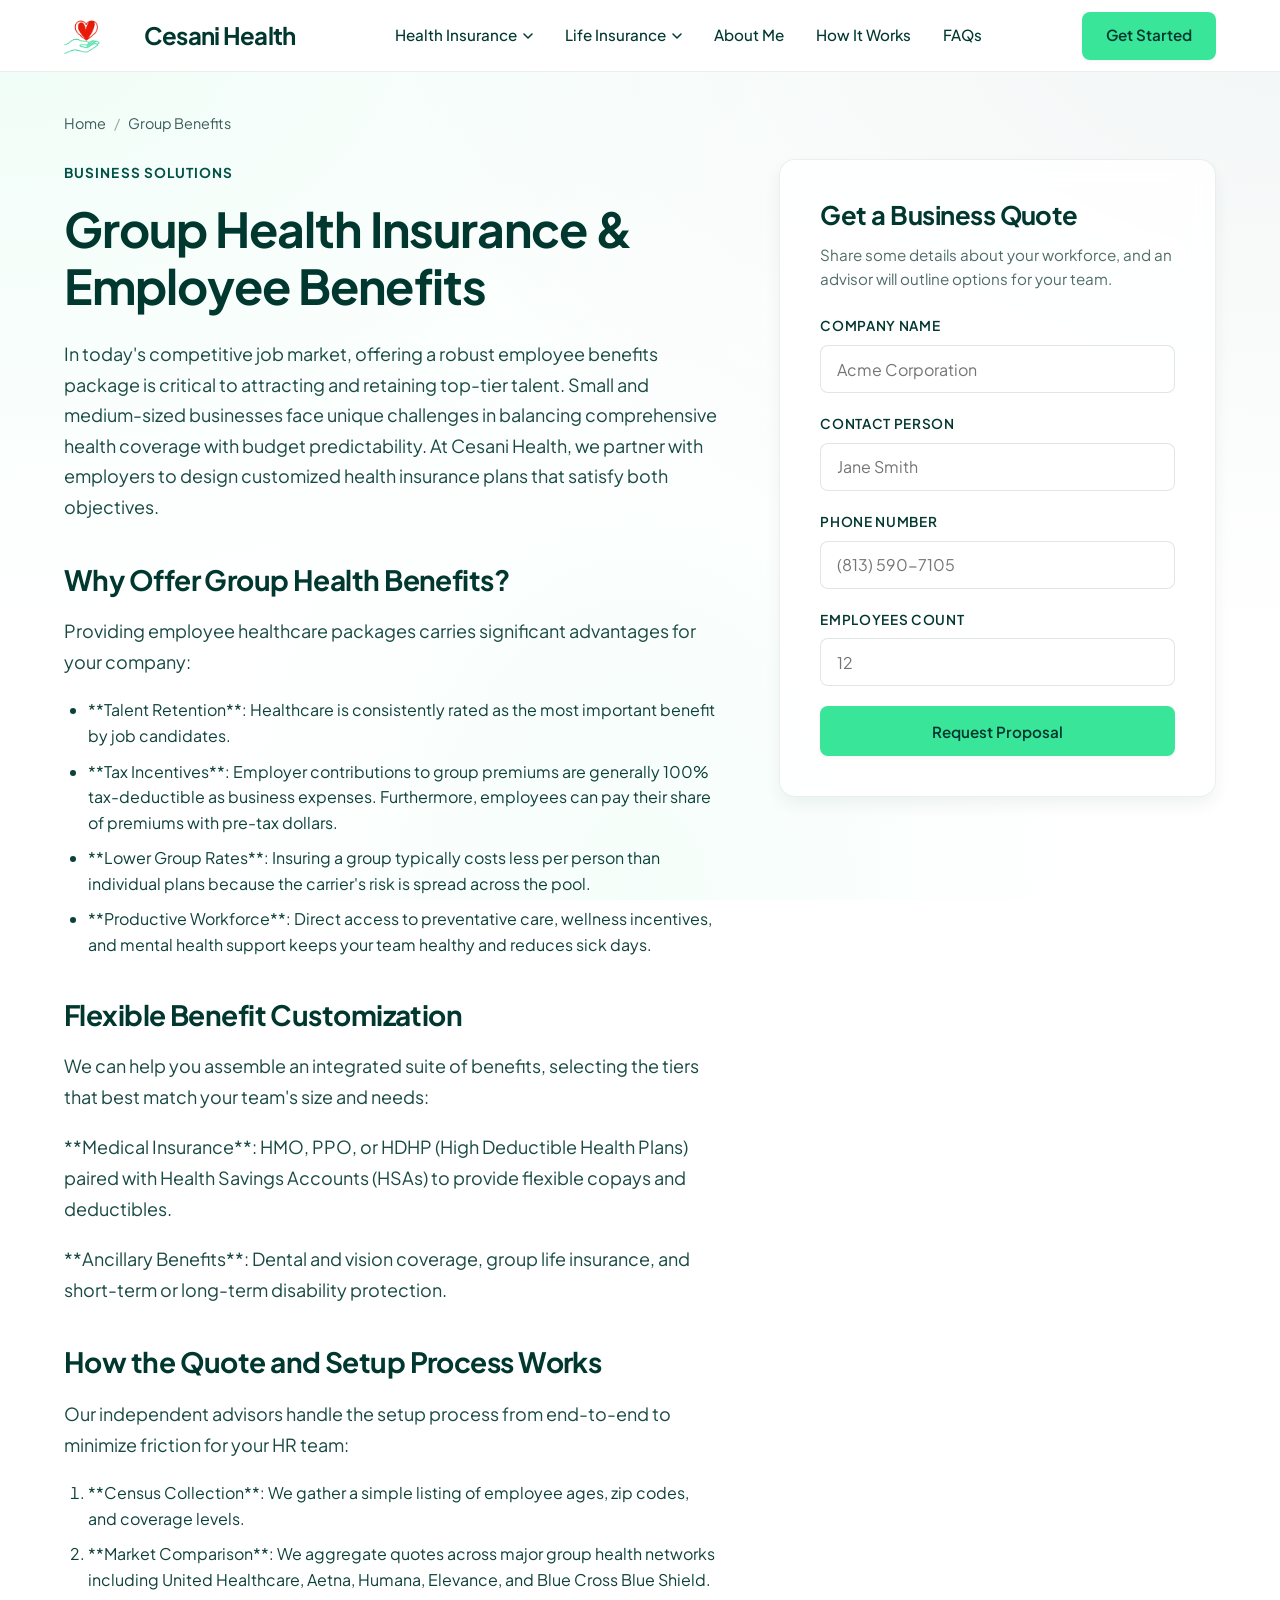
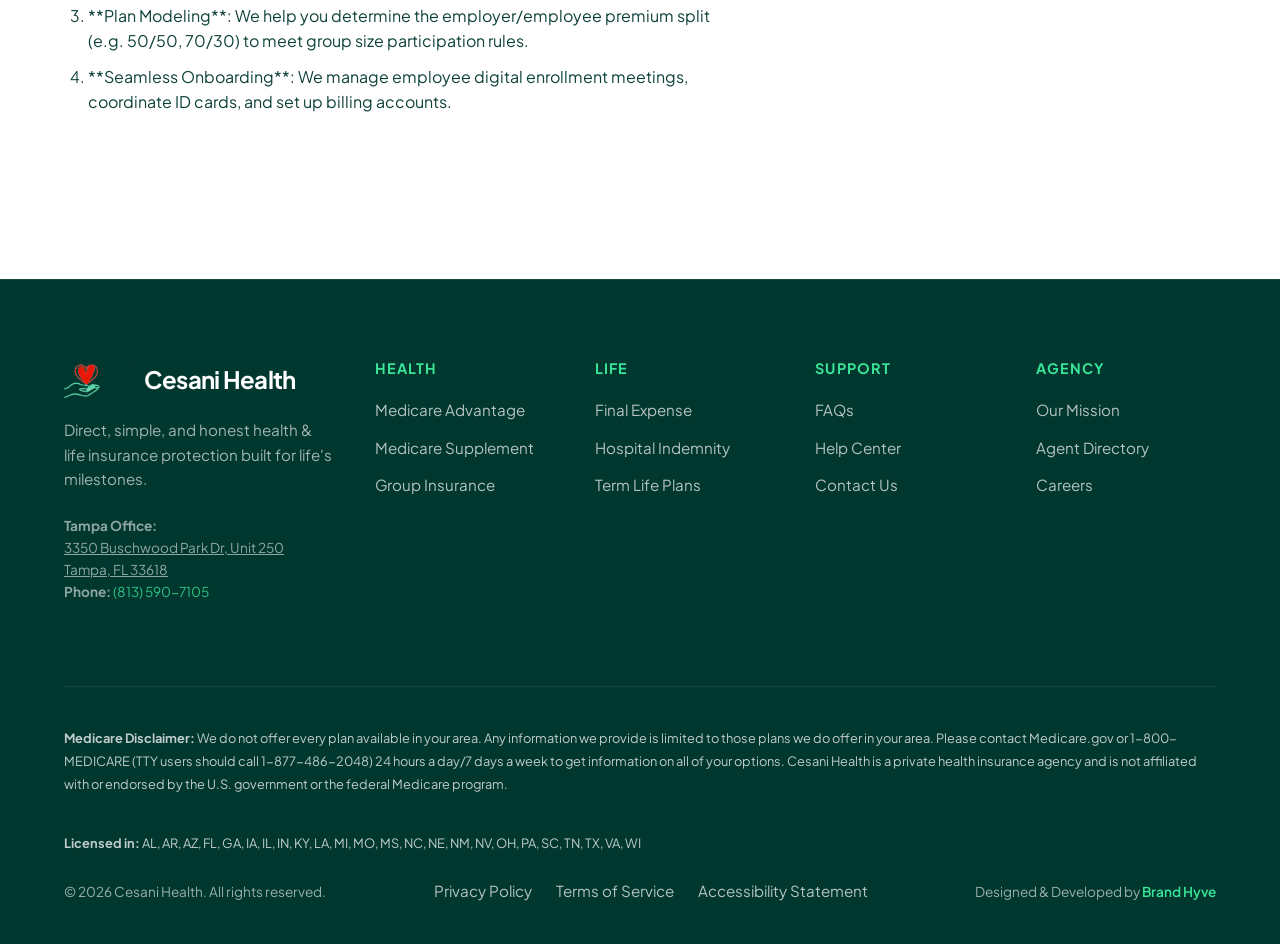
<file: group-benefits.html>
<!DOCTYPE html>
<html lang="en">
<head>
  <meta charset="UTF-8">
  <meta name="viewport" content="width=device-width, initial-scale=1.0">
  <title>Group Business Health Benefits | Cesani Health</title>
  <meta name="description" content="Custom group health insurance packages for small and medium businesses. Compare top carrier benefits with Cesani Health.">
  <link rel="canonical" href="https://cesanihealth.com/group-benefits">
  <link rel="stylesheet" href="/index.css">
  <link rel="icon" type="image/png" href="/favicon.png">
</head>
<body>

  <!-- HEADER / NAVIGATION -->
  <header class="header">
    <div class="container header__container">
      <a href="/" class="logo" id="header-logo">
        <img src="/logo.png" alt="Cesani Health Logo" class="logo-img">
        Cesani Health
      </a>
      
      <nav class="nav" id="main-nav">
        <ul class="nav__list">
          <li class="nav__item">
            <a href="#" class="nav__link">
              Health Insurance
              <svg width="10" height="6" viewBox="0 0 10 6" fill="none" xmlns="http://www.w3.org/2000/svg">
                <path d="M1 1L5 5L9 1" stroke="currentColor" stroke-width="1.5" stroke-linecap="round" stroke-linejoin="round"/>
              </svg>
            </a>
            <div class="dropdown-menu">
              <div class="dropdown-col">
                <h4 class="dropdown-col__title">Medicare Plans</h4>
                <a href="/medicare-advantage" class="dropdown-link">
                  <span class="dropdown-link__title">Medicare Advantage</span>
                  <span class="dropdown-link__desc">All-in-one plans covering Parts A, B, and D.</span>
                </a>
                <a href="/medicare-supplement" class="dropdown-link">
                  <span class="dropdown-link__title">Medicare Supplement</span>
                  <span class="dropdown-link__desc">Bridge the gap in original Medicare costs.</span>
                </a>
              </div>
              <div class="dropdown-col">
                <h4 class="dropdown-col__title">Group & Individual</h4>
                <a href="/group-benefits" class="dropdown-link">
                  <span class="dropdown-link__title">Group Health Insurance</span>
                  <span class="dropdown-link__desc">Tailored medical plans for small & medium teams.</span>
                </a>
                <a href="/medicare-advantage" class="dropdown-link">
                  <span class="dropdown-link__title">Individual & Family</span>
                  <span class="dropdown-link__desc">Affordable personal health coverage.</span>
                </a>
              </div>
            </div>
          </li>
          <li class="nav__item">
            <a href="#" class="nav__link">
              Life Insurance
              <svg width="10" height="6" viewBox="0 0 10 6" fill="none" xmlns="http://www.w3.org/2000/svg">
                <path d="M1 1L5 5L9 1" stroke="currentColor" stroke-width="1.5" stroke-linecap="round" stroke-linejoin="round"/>
              </svg>
            </a>
            <div class="dropdown-menu">
              <div class="dropdown-col">
                <h4 class="dropdown-col__title">Protection</h4>
                <a href="/life-final-expense" class="dropdown-link">
                  <span class="dropdown-link__title">Final Expense Insurance</span>
                  <span class="dropdown-link__desc">Ensure your family is protected from end-of-life costs.</span>
                </a>
                <a href="/life-final-expense" class="dropdown-link">
                  <span class="dropdown-link__title">Term Life Insurance</span>
                  <span class="dropdown-link__desc">Flexible, high-value coverage for key milestones.</span>
                </a>
              </div>
              <div class="dropdown-col">
                <h4 class="dropdown-col__title">Specialty Plans</h4>
                <a href="/life-final-expense" class="dropdown-link">
                  <span class="dropdown-link__title">Hospital Indemnity</span>
                  <span class="dropdown-link__desc">Cash benefits to offset unexpected hospital stays.</span>
                </a>
              </div>
            </div>
          </li>
          <li class="nav__item">
            <a href="/about" class="nav__link">About Me</a>
          </li>
          <li class="nav__item">
            <a href="/#how-it-works" class="nav__link">How It Works</a>
          </li>
          <li class="nav__item">
            <a href="/#faq" class="nav__link">FAQs</a>
          </li>
        </ul>
      </nav>

      <div class="header__actions">
        <a href="/#contact" class="btn btn--primary">Get Started</a>
      </div>

      <button class="nav-toggle" id="nav-toggle" aria-label="Toggle navigation">
        <span></span>
        <span></span>
        <span></span>
      </button>
    </div>
  </header>

  <main id="main-content">
    <section class="section" style="padding-top: 40px;">
      <div class="container">
        
        <!-- Breadcrumb -->
        <div class="breadcrumb">
          <a href="/">Home</a>
          <span class="breadcrumb-separator">/</span>
          <span>Group Benefits</span>
        </div>

        <div class="content-layout">
          
          <!-- Left Content Block -->
          <div class="text-block">
            <span class="section__tag">Business Solutions</span>
            <h1 style="margin-bottom: 24px; font-size: clamp(2rem, 4vw, 3rem);">Group Health Insurance & Employee Benefits</h1>
            
            <p>
              In today's competitive job market, offering a robust employee benefits package is critical to attracting and retaining top-tier talent. Small and medium-sized businesses face unique challenges in balancing comprehensive health coverage with budget predictability. At Cesani Health, we partner with employers to design customized health insurance plans that satisfy both objectives.
            </p>

            <h2 style="font-size: 1.75rem; margin-top: 40px;">Why Offer Group Health Benefits?</h2>
            <p>
              Providing employee healthcare packages carries significant advantages for your company:
            </p>
            <ul>
              <li>**Talent Retention**: Healthcare is consistently rated as the most important benefit by job candidates.</li>
              <li>**Tax Incentives**: Employer contributions to group premiums are generally 100% tax-deductible as business expenses. Furthermore, employees can pay their share of premiums with pre-tax dollars.</li>
              <li>**Lower Group Rates**: Insuring a group typically costs less per person than individual plans because the carrier's risk is spread across the pool.</li>
              <li>**Productive Workforce**: Direct access to preventative care, wellness incentives, and mental health support keeps your team healthy and reduces sick days.</li>
            </ul>

            <h2 style="font-size: 1.75rem; margin-top: 40px;">Flexible Benefit Customization</h2>
            <p>
              We can help you assemble an integrated suite of benefits, selecting the tiers that best match your team's size and needs:
            </p>
            <p>
              **Medical Insurance**: HMO, PPO, or HDHP (High Deductible Health Plans) paired with Health Savings Accounts (HSAs) to provide flexible copays and deductibles.
            </p>
            <p>
              **Ancillary Benefits**: Dental and vision coverage, group life insurance, and short-term or long-term disability protection.
            </p>

            <h2 style="font-size: 1.75rem; margin-top: 40px;">How the Quote and Setup Process Works</h2>
            <p>
              Our independent advisors handle the setup process from end-to-end to minimize friction for your HR team:
            </p>
            <ol>
              <li>**Census Collection**: We gather a simple listing of employee ages, zip codes, and coverage levels.</li>
              <li>**Market Comparison**: We aggregate quotes across major group health networks including United Healthcare, Aetna, Humana, Elevance, and Blue Cross Blue Shield.</li>
              <li>**Plan Modeling**: We help you determine the employer/employee premium split (e.g. 50/50, 70/30) to meet group size participation rules.</li>
              <li>**Seamless Onboarding**: We manage employee digital enrollment meetings, coordinate ID cards, and set up billing accounts.</li>
            </ol>
          </div>

          <!-- Right Sidebar Form -->
          <div class="sidebar-box">
            <h3>Get a Business Quote</h3>
            <p>Share some details about your workforce, and an advisor will outline options for your team.</p>
            
            <form action="#" method="POST" onsubmit="event.preventDefault(); alert('Thank you! A group benefits specialist will contact you shortly.');">
              <div class="form-group">
                <label class="form-label" for="group-name">Company Name</label>
                <input class="form-input" type="text" id="group-name" required placeholder="Acme Corporation">
              </div>
              <div class="form-group">
                <label class="form-label" for="group-contact">Contact Person</label>
                <input class="form-input" type="text" id="group-contact" required placeholder="Jane Smith">
              </div>
              <div class="form-group">
                <label class="form-label" for="group-phone">Phone Number</label>
                <input class="form-input" type="tel" id="group-phone" required placeholder="(813) 590-7105">
              </div>
              <div class="form-group">
                <label class="form-label" for="group-size">Employees Count</label>
                <input class="form-input" type="number" id="group-size" required placeholder="12">
              </div>
              <button class="btn btn--primary" type="submit" style="width: 100%; height: 50px;">Request Proposal</button>
            </form>
          </div>

        </div>
      </div>
    </section>
  </main>

  <!-- FOOTER -->
  <footer class="footer">
    <div class="container">
      <div class="footer__grid">
        <div>
          <div class="footer__logo logo">
            <img src="/logo.png" alt="Cesani Health Logo" class="logo-img footer__logo-img">
            Cesani Health
          </div>
          <p class="footer__desc">
            Direct, simple, and honest health & life insurance protection built for life's milestones.
          </p>
          <p class="footer__desc" style="font-size: 0.85rem; opacity: 0.8; margin-top: 12px;">
            <strong>Tampa Office:</strong><br>
            <a href="/local/tampa-fl" style="text-decoration: underline; color: inherit;">
              3350 Buschwood Park Dr, Unit 250<br>
              Tampa, FL 33618
            </a><br>
            <strong>Phone:</strong> <a href="tel:+18135907105" style="color: var(--bright-clover);">(813) 590-7105</a>
          </p>
        </div>

        <div>
          <h4 class="footer__col-title">Health</h4>
          <ul class="footer__list">
            <li class="footer__item"><a href="/medicare-advantage" class="footer__link">Medicare Advantage</a></li>
            <li class="footer__item"><a href="/medicare-supplement" class="footer__link">Medicare Supplement</a></li>
            <li class="footer__item"><a href="/group-benefits" class="footer__link">Group Insurance</a></li>
          </ul>
        </div>

        <div>
          <h4 class="footer__col-title">Life</h4>
          <ul class="footer__list">
            <li class="footer__item"><a href="/life-final-expense" class="footer__link">Final Expense</a></li>
            <li class="footer__item"><a href="/life-final-expense" class="footer__link">Hospital Indemnity</a></li>
            <li class="footer__item"><a href="/life-final-expense" class="footer__link">Term Life Plans</a></li>
          </ul>
        </div>

        <div>
          <h4 class="footer__col-title">Support</h4>
          <ul class="footer__list">
            <li class="footer__item"><a href="/#faq" class="footer__link">FAQs</a></li>
            <li class="footer__item"><a href="/#contact" class="footer__link">Help Center</a></li>
            <li class="footer__item"><a href="/#contact" class="footer__link">Contact Us</a></li>
          </ul>
        </div>

        <div>
          <h4 class="footer__col-title">Agency</h4>
          <ul class="footer__list">
            <li class="footer__item"><a href="/about" class="footer__link">Our Mission</a></li>
            <li class="footer__item"><a href="/about" class="footer__link">Agent Directory</a></li>
            <li class="footer__item"><a href="/about" class="footer__link">Careers</a></li>
          </ul>
        </div>
      </div>

      <div class="footer__bottom">
        <div class="footer__compliance">
          <strong>Medicare Disclaimer:</strong> We do not offer every plan available in your area. Any information we provide is limited to those plans we do offer in your area. Please contact Medicare.gov or 1-800-MEDICARE (TTY users should call 1-877-486-2048) 24 hours a day/7 days a week to get information on all of your options. Cesani Health is a private health insurance agency and is not affiliated with or endorsed by the U.S. government or the federal Medicare program.
        </div>
        <div class="footer__compliance" style="margin-top: 12px;">
          <strong>Licensed in:</strong> AL, AR, AZ, FL, GA, IA, IL, IN, KY, LA, MI, MO, MS, NC, NE, NM, NV, OH, PA, SC, TN, TX, VA, WI
        </div>
        <div class="footer__legal">
          <span>&copy; 2026 Cesani Health. All rights reserved.</span>
          <div class="footer__legal-links">
            <a href="#" class="footer__link">Privacy Policy</a>
            <a href="#" class="footer__link">Terms of Service</a>
            <a href="#" class="footer__link">Accessibility Statement</a>
          </div>
          <span>Designed & Developed by <a href="#" class="brand-hyve-credit">Brand Hyve</a></span>
        </div>
      </div>
    </div>
  </footer>

  <script src="/index.js"></script>
</body>
</html>
</file>
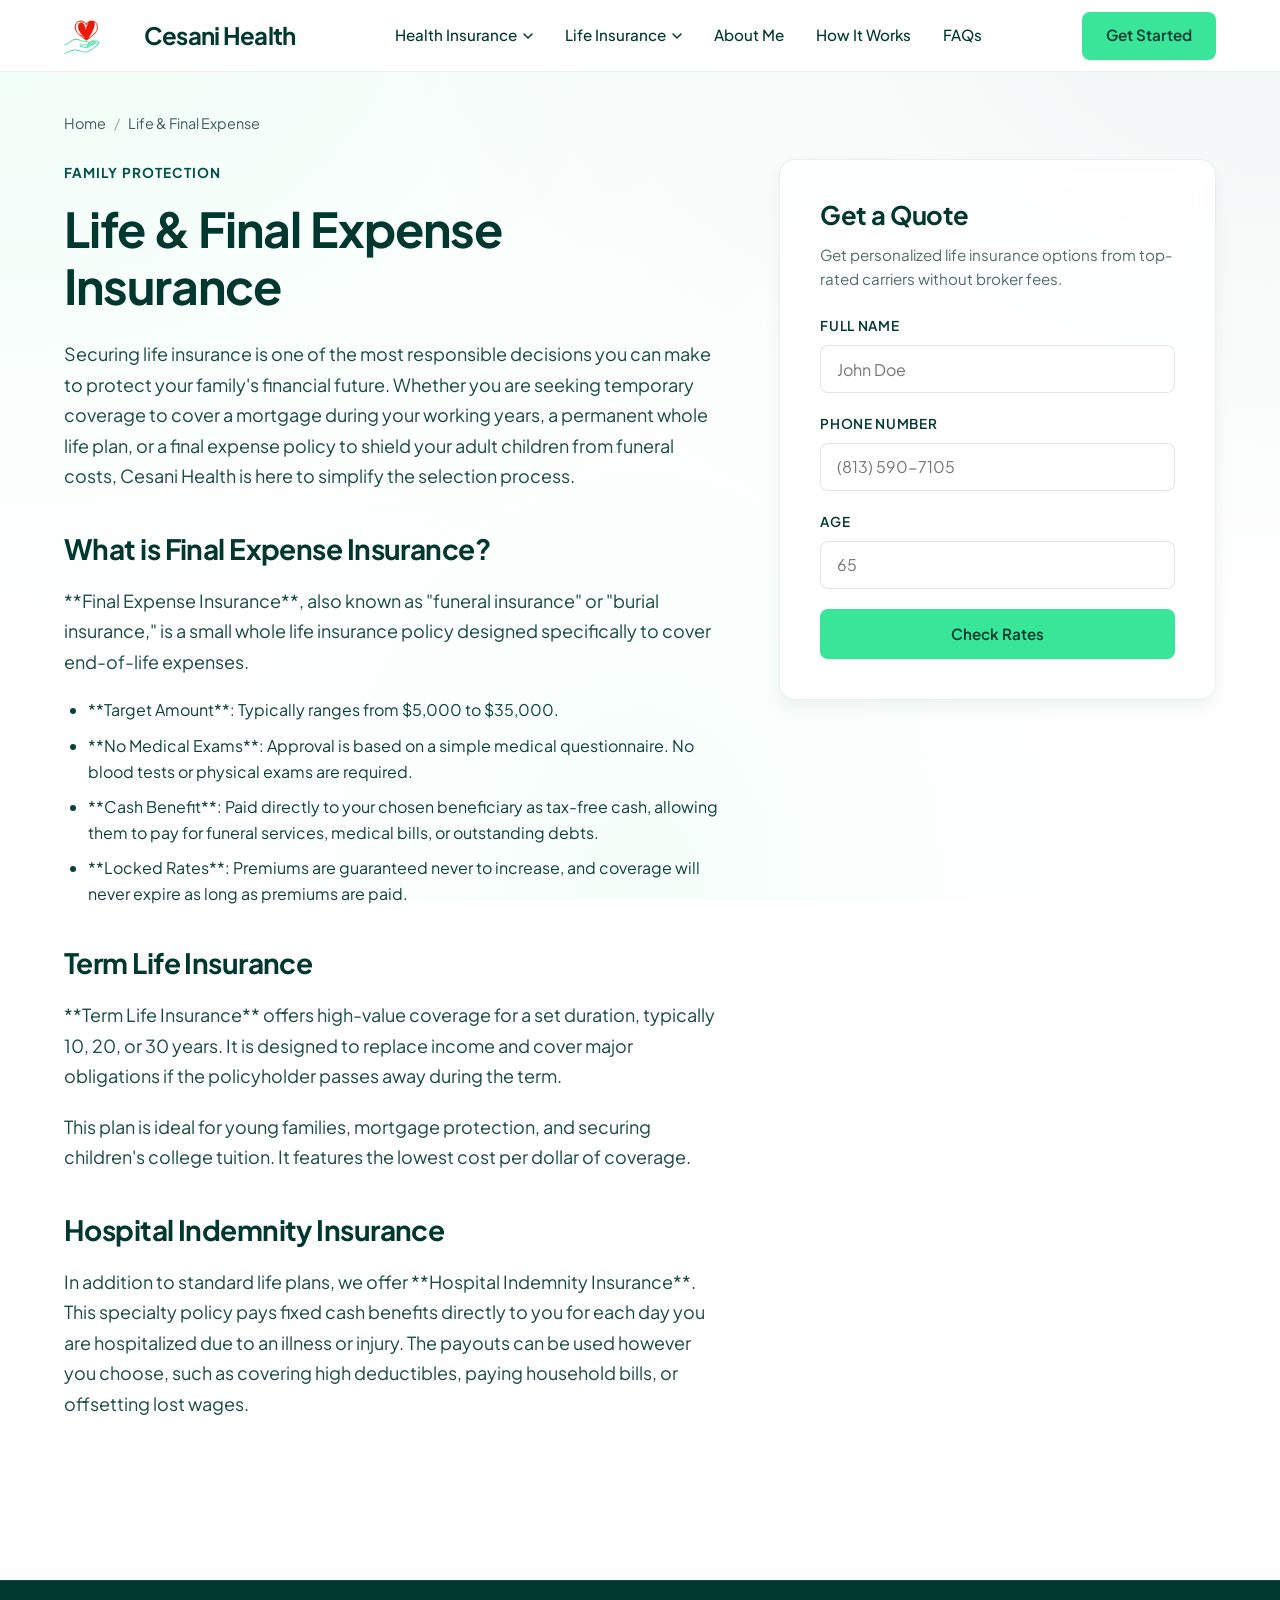
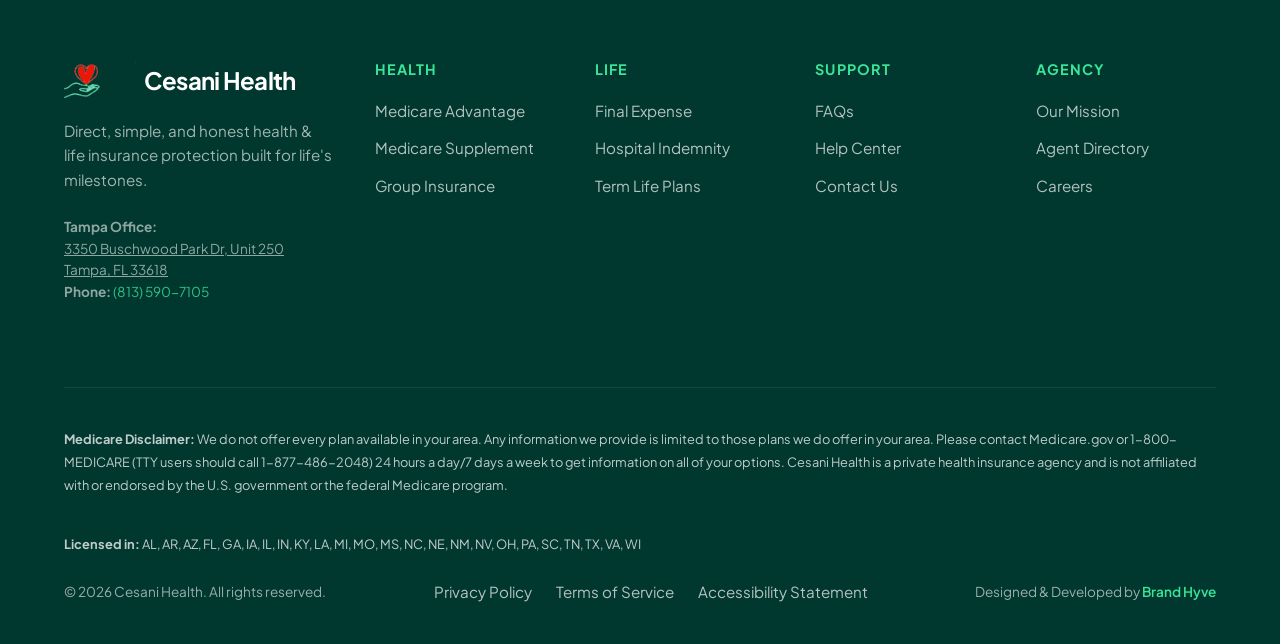
<file: life-final-expense.html>
<!DOCTYPE html>
<html lang="en">
<head>
  <meta charset="UTF-8">
  <meta name="viewport" content="width=device-width, initial-scale=1.0">
  <title>Life & Final Expense Insurance | Cesani Health</title>
  <meta name="description" content="Secure peace of mind for your loved ones. Compare flexible Term Life, Whole Life, and Final Expense policies with Cesani Health.">
  <link rel="canonical" href="https://cesanihealth.com/life-final-expense">
  <link rel="stylesheet" href="/index.css">
  <link rel="icon" type="image/png" href="/favicon.png">
</head>
<body>

  <!-- HEADER / NAVIGATION -->
  <header class="header">
    <div class="container header__container">
      <a href="/" class="logo" id="header-logo">
        <img src="/logo.png" alt="Cesani Health Logo" class="logo-img">
        Cesani Health
      </a>
      
      <nav class="nav" id="main-nav">
        <ul class="nav__list">
          <li class="nav__item">
            <a href="#" class="nav__link">
              Health Insurance
              <svg width="10" height="6" viewBox="0 0 10 6" fill="none" xmlns="http://www.w3.org/2000/svg">
                <path d="M1 1L5 5L9 1" stroke="currentColor" stroke-width="1.5" stroke-linecap="round" stroke-linejoin="round"/>
              </svg>
            </a>
            <div class="dropdown-menu">
              <div class="dropdown-col">
                <h4 class="dropdown-col__title">Medicare Plans</h4>
                <a href="/medicare-advantage" class="dropdown-link">
                  <span class="dropdown-link__title">Medicare Advantage</span>
                  <span class="dropdown-link__desc">All-in-one plans covering Parts A, B, and D.</span>
                </a>
                <a href="/medicare-supplement" class="dropdown-link">
                  <span class="dropdown-link__title">Medicare Supplement</span>
                  <span class="dropdown-link__desc">Bridge the gap in original Medicare costs.</span>
                </a>
              </div>
              <div class="dropdown-col">
                <h4 class="dropdown-col__title">Group & Individual</h4>
                <a href="/group-benefits" class="dropdown-link">
                  <span class="dropdown-link__title">Group Health Insurance</span>
                  <span class="dropdown-link__desc">Tailored medical plans for small & medium teams.</span>
                </a>
                <a href="/medicare-advantage" class="dropdown-link">
                  <span class="dropdown-link__title">Individual & Family</span>
                  <span class="dropdown-link__desc">Affordable personal health coverage.</span>
                </a>
              </div>
            </div>
          </li>
          <li class="nav__item">
            <a href="#" class="nav__link">
              Life Insurance
              <svg width="10" height="6" viewBox="0 0 10 6" fill="none" xmlns="http://www.w3.org/2000/svg">
                <path d="M1 1L5 5L9 1" stroke="currentColor" stroke-width="1.5" stroke-linecap="round" stroke-linejoin="round"/>
              </svg>
            </a>
            <div class="dropdown-menu">
              <div class="dropdown-col">
                <h4 class="dropdown-col__title">Protection</h4>
                <a href="/life-final-expense" class="dropdown-link">
                  <span class="dropdown-link__title">Final Expense Insurance</span>
                  <span class="dropdown-link__desc">Ensure your family is protected from end-of-life costs.</span>
                </a>
                <a href="/life-final-expense" class="dropdown-link">
                  <span class="dropdown-link__title">Term Life Insurance</span>
                  <span class="dropdown-link__desc">Flexible, high-value coverage for key milestones.</span>
                </a>
              </div>
              <div class="dropdown-col">
                <h4 class="dropdown-col__title">Specialty Plans</h4>
                <a href="/life-final-expense" class="dropdown-link">
                  <span class="dropdown-link__title">Hospital Indemnity</span>
                  <span class="dropdown-link__desc">Cash benefits to offset unexpected hospital stays.</span>
                </a>
              </div>
            </div>
          </li>
          <li class="nav__item">
            <a href="/about" class="nav__link">About Me</a>
          </li>
          <li class="nav__item">
            <a href="/#how-it-works" class="nav__link">How It Works</a>
          </li>
          <li class="nav__item">
            <a href="/#faq" class="nav__link">FAQs</a>
          </li>
        </ul>
      </nav>

      <div class="header__actions">
        <a href="/#contact" class="btn btn--primary">Get Started</a>
      </div>

      <button class="nav-toggle" id="nav-toggle" aria-label="Toggle navigation">
        <span></span>
        <span></span>
        <span></span>
      </button>
    </div>
  </header>

  <main id="main-content">
    <section class="section" style="padding-top: 40px;">
      <div class="container">
        
        <!-- Breadcrumb -->
        <div class="breadcrumb">
          <a href="/">Home</a>
          <span class="breadcrumb-separator">/</span>
          <span>Life & Final Expense</span>
        </div>

        <div class="content-layout">
          
          <!-- Left Content Block -->
          <div class="text-block">
            <span class="section__tag">Family Protection</span>
            <h1 style="margin-bottom: 24px; font-size: clamp(2rem, 4vw, 3rem);">Life & Final Expense Insurance</h1>
            
            <p>
              Securing life insurance is one of the most responsible decisions you can make to protect your family's financial future. Whether you are seeking temporary coverage to cover a mortgage during your working years, a permanent whole life plan, or a final expense policy to shield your adult children from funeral costs, Cesani Health is here to simplify the selection process.
            </p>

            <h2 style="font-size: 1.75rem; margin-top: 40px;">What is Final Expense Insurance?</h2>
            <p>
              **Final Expense Insurance**, also known as "funeral insurance" or "burial insurance," is a small whole life insurance policy designed specifically to cover end-of-life expenses.
            </p>
            <ul>
              <li>**Target Amount**: Typically ranges from $5,000 to $35,000.</li>
              <li>**No Medical Exams**: Approval is based on a simple medical questionnaire. No blood tests or physical exams are required.</li>
              <li>**Cash Benefit**: Paid directly to your chosen beneficiary as tax-free cash, allowing them to pay for funeral services, medical bills, or outstanding debts.</li>
              <li>**Locked Rates**: Premiums are guaranteed never to increase, and coverage will never expire as long as premiums are paid.</li>
            </ul>

            <h2 style="font-size: 1.75rem; margin-top: 40px;">Term Life Insurance</h2>
            <p>
              **Term Life Insurance** offers high-value coverage for a set duration, typically 10, 20, or 30 years. It is designed to replace income and cover major obligations if the policyholder passes away during the term.
            </p>
            <p>
              This plan is ideal for young families, mortgage protection, and securing children's college tuition. It features the lowest cost per dollar of coverage.
            </p>

            <h2 style="font-size: 1.75rem; margin-top: 40px;">Hospital Indemnity Insurance</h2>
            <p>
              In addition to standard life plans, we offer **Hospital Indemnity Insurance**. This specialty policy pays fixed cash benefits directly to you for each day you are hospitalized due to an illness or injury. The payouts can be used however you choose, such as covering high deductibles, paying household bills, or offsetting lost wages.
            </p>
          </div>

          <!-- Right Sidebar Form -->
          <div class="sidebar-box">
            <h3>Get a Quote</h3>
            <p>Get personalized life insurance options from top-rated carriers without broker fees.</p>
            
            <form action="#" method="POST" onsubmit="event.preventDefault(); alert('Thank you! A life insurance specialist will contact you shortly.');">
              <div class="form-group">
                <label class="form-label" for="life-name">Full Name</label>
                <input class="form-input" type="text" id="life-name" required placeholder="John Doe">
              </div>
              <div class="form-group">
                <label class="form-label" for="life-phone">Phone Number</label>
                <input class="form-input" type="tel" id="life-phone" required placeholder="(813) 590-7105">
              </div>
              <div class="form-group">
                <label class="form-label" for="life-age">Age</label>
                <input class="form-input" type="number" id="life-age" required placeholder="65">
              </div>
              <button class="btn btn--primary" type="submit" style="width: 100%; height: 50px;">Check Rates</button>
            </form>
          </div>

        </div>
      </div>
    </section>
  </main>

  <!-- FOOTER -->
  <footer class="footer">
    <div class="container">
      <div class="footer__grid">
        <div>
          <div class="footer__logo logo">
            <img src="/logo.png" alt="Cesani Health Logo" class="logo-img footer__logo-img">
            Cesani Health
          </div>
          <p class="footer__desc">
            Direct, simple, and honest health & life insurance protection built for life's milestones.
          </p>
          <p class="footer__desc" style="font-size: 0.85rem; opacity: 0.8; margin-top: 12px;">
            <strong>Tampa Office:</strong><br>
            <a href="/local/tampa-fl" style="text-decoration: underline; color: inherit;">
              3350 Buschwood Park Dr, Unit 250<br>
              Tampa, FL 33618
            </a><br>
            <strong>Phone:</strong> <a href="tel:+18135907105" style="color: var(--bright-clover);">(813) 590-7105</a>
          </p>
        </div>

        <div>
          <h4 class="footer__col-title">Health</h4>
          <ul class="footer__list">
            <li class="footer__item"><a href="/medicare-advantage" class="footer__link">Medicare Advantage</a></li>
            <li class="footer__item"><a href="/medicare-supplement" class="footer__link">Medicare Supplement</a></li>
            <li class="footer__item"><a href="/group-benefits" class="footer__link">Group Insurance</a></li>
          </ul>
        </div>

        <div>
          <h4 class="footer__col-title">Life</h4>
          <ul class="footer__list">
            <li class="footer__item"><a href="/life-final-expense" class="footer__link">Final Expense</a></li>
            <li class="footer__item"><a href="/life-final-expense" class="footer__link">Hospital Indemnity</a></li>
            <li class="footer__item"><a href="/life-final-expense" class="footer__link">Term Life Plans</a></li>
          </ul>
        </div>

        <div>
          <h4 class="footer__col-title">Support</h4>
          <ul class="footer__list">
            <li class="footer__item"><a href="/#faq" class="footer__link">FAQs</a></li>
            <li class="footer__item"><a href="/#contact" class="footer__link">Help Center</a></li>
            <li class="footer__item"><a href="/#contact" class="footer__link">Contact Us</a></li>
          </ul>
        </div>

        <div>
          <h4 class="footer__col-title">Agency</h4>
          <ul class="footer__list">
            <li class="footer__item"><a href="/about" class="footer__link">Our Mission</a></li>
            <li class="footer__item"><a href="/about" class="footer__link">Agent Directory</a></li>
            <li class="footer__item"><a href="/about" class="footer__link">Careers</a></li>
          </ul>
        </div>
      </div>

      <div class="footer__bottom">
        <div class="footer__compliance">
          <strong>Medicare Disclaimer:</strong> We do not offer every plan available in your area. Any information we provide is limited to those plans we do offer in your area. Please contact Medicare.gov or 1-800-MEDICARE (TTY users should call 1-877-486-2048) 24 hours a day/7 days a week to get information on all of your options. Cesani Health is a private health insurance agency and is not affiliated with or endorsed by the U.S. government or the federal Medicare program.
        </div>
        <div class="footer__compliance" style="margin-top: 12px;">
          <strong>Licensed in:</strong> AL, AR, AZ, FL, GA, IA, IL, IN, KY, LA, MI, MO, MS, NC, NE, NM, NV, OH, PA, SC, TN, TX, VA, WI
        </div>
        <div class="footer__legal">
          <span>&copy; 2026 Cesani Health. All rights reserved.</span>
          <div class="footer__legal-links">
            <a href="#" class="footer__link">Privacy Policy</a>
            <a href="#" class="footer__link">Terms of Service</a>
            <a href="#" class="footer__link">Accessibility Statement</a>
          </div>
          <span>Designed & Developed by <a href="#" class="brand-hyve-credit">Brand Hyve</a></span>
        </div>
      </div>
    </div>
  </footer>

  <script src="/index.js"></script>
</body>
</html>
</file>
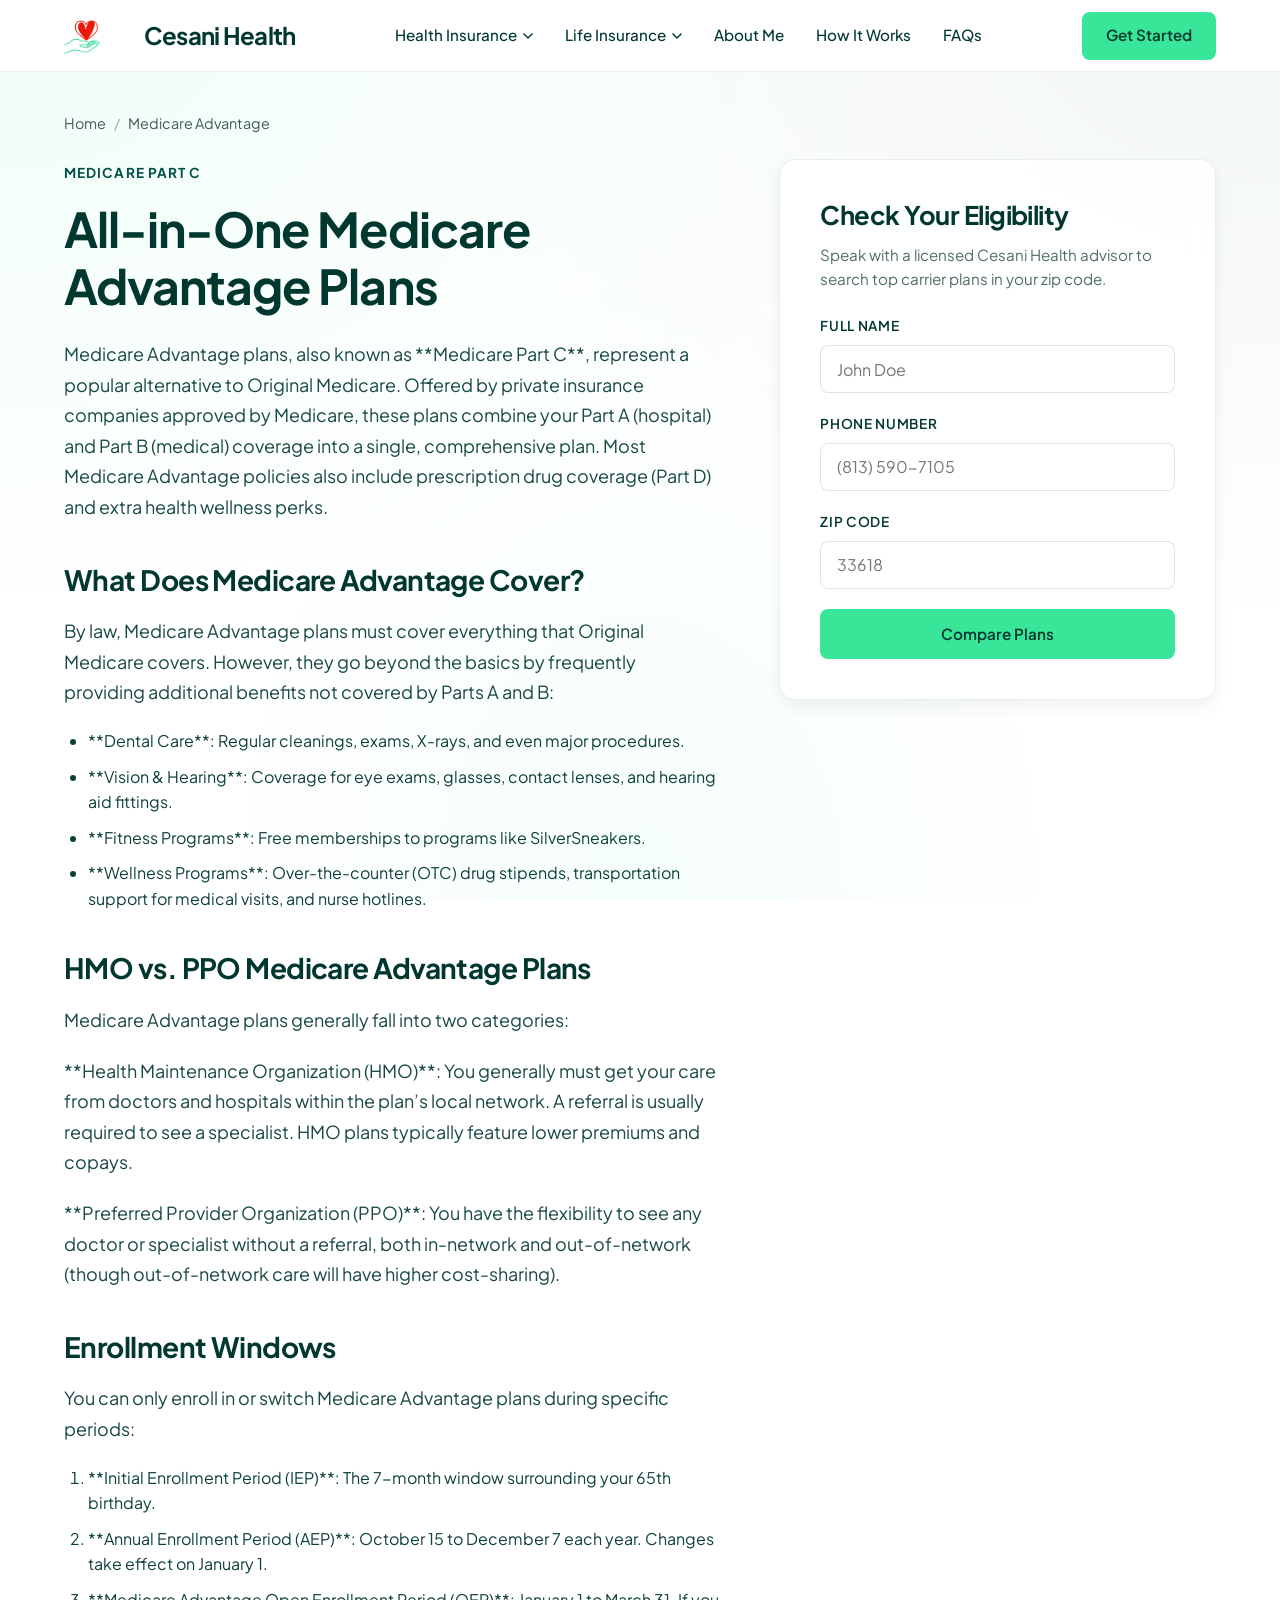
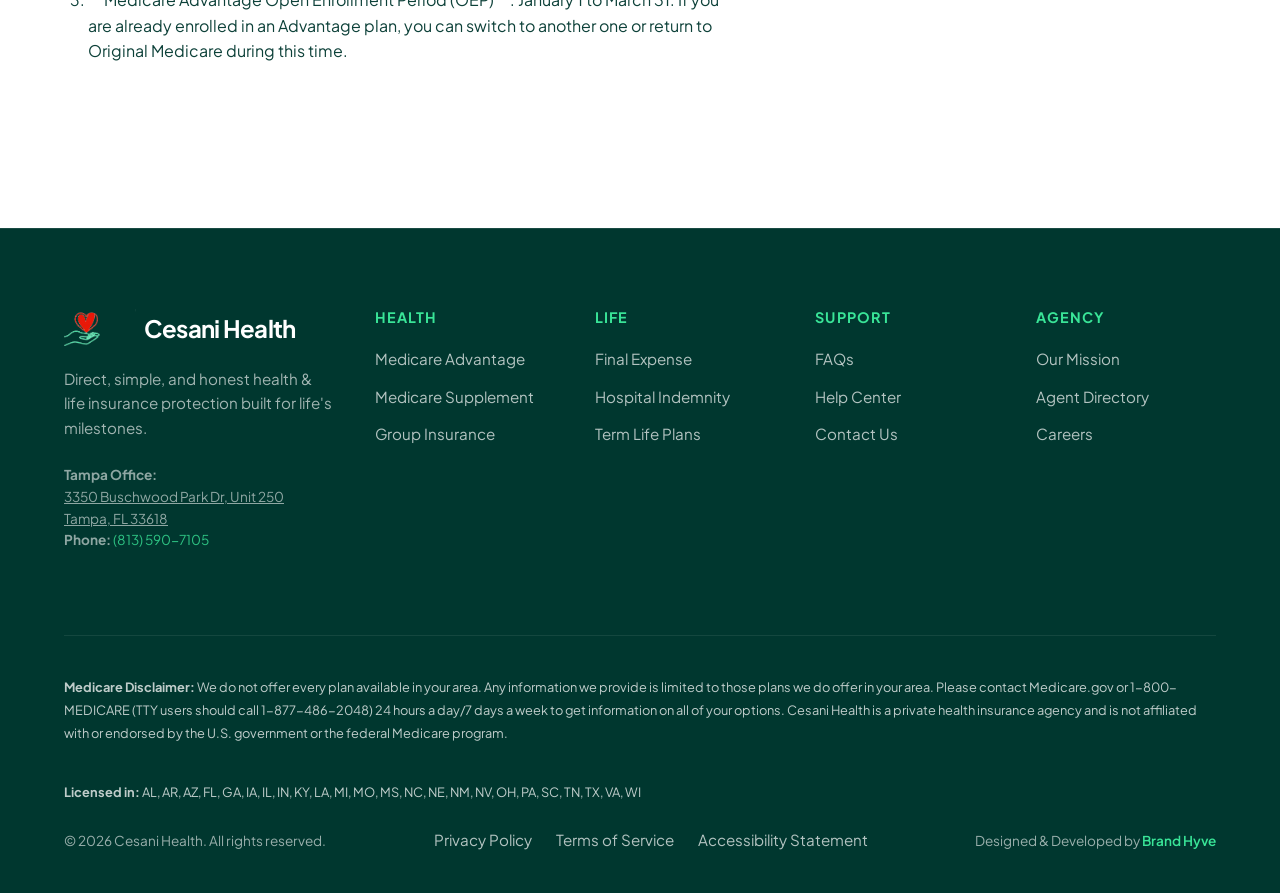
<file: medicare-advantage.html>
<!DOCTYPE html>
<html lang="en">
<head>
  <meta charset="UTF-8">
  <meta name="viewport" content="width=device-width, initial-scale=1.0">
  <title>Medicare Advantage Plans | Cesani Health</title>
  <meta name="description" content="Compare affordable Medicare Advantage (Part C) plans with Cesani Health. Get all-in-one health, dental, and vision coverage.">
  <link rel="canonical" href="https://cesanihealth.com/medicare-advantage">
  <link rel="stylesheet" href="/index.css">
  <link rel="icon" type="image/png" href="/favicon.png">
</head>
<body>

  <!-- HEADER / NAVIGATION -->
  <header class="header">
    <div class="container header__container">
      <a href="/" class="logo" id="header-logo">
        <img src="/logo.png" alt="Cesani Health Logo" class="logo-img">
        Cesani Health
      </a>
      
      <nav class="nav" id="main-nav">
        <ul class="nav__list">
          <li class="nav__item">
            <a href="#" class="nav__link">
              Health Insurance
              <svg width="10" height="6" viewBox="0 0 10 6" fill="none" xmlns="http://www.w3.org/2000/svg">
                <path d="M1 1L5 5L9 1" stroke="currentColor" stroke-width="1.5" stroke-linecap="round" stroke-linejoin="round"/>
              </svg>
            </a>
            <div class="dropdown-menu">
              <div class="dropdown-col">
                <h4 class="dropdown-col__title">Medicare Plans</h4>
                <a href="/medicare-advantage" class="dropdown-link">
                  <span class="dropdown-link__title">Medicare Advantage</span>
                  <span class="dropdown-link__desc">All-in-one plans covering Parts A, B, and D.</span>
                </a>
                <a href="/medicare-supplement" class="dropdown-link">
                  <span class="dropdown-link__title">Medicare Supplement</span>
                  <span class="dropdown-link__desc">Bridge the gap in original Medicare costs.</span>
                </a>
              </div>
              <div class="dropdown-col">
                <h4 class="dropdown-col__title">Group & Individual</h4>
                <a href="/group-benefits" class="dropdown-link">
                  <span class="dropdown-link__title">Group Health Insurance</span>
                  <span class="dropdown-link__desc">Tailored medical plans for small & medium teams.</span>
                </a>
                <a href="/medicare-advantage" class="dropdown-link">
                  <span class="dropdown-link__title">Individual & Family</span>
                  <span class="dropdown-link__desc">Affordable personal health coverage.</span>
                </a>
              </div>
            </div>
          </li>
          <li class="nav__item">
            <a href="#" class="nav__link">
              Life Insurance
              <svg width="10" height="6" viewBox="0 0 10 6" fill="none" xmlns="http://www.w3.org/2000/svg">
                <path d="M1 1L5 5L9 1" stroke="currentColor" stroke-width="1.5" stroke-linecap="round" stroke-linejoin="round"/>
              </svg>
            </a>
            <div class="dropdown-menu">
              <div class="dropdown-col">
                <h4 class="dropdown-col__title">Protection</h4>
                <a href="/life-final-expense" class="dropdown-link">
                  <span class="dropdown-link__title">Final Expense Insurance</span>
                  <span class="dropdown-link__desc">Ensure your family is protected from end-of-life costs.</span>
                </a>
                <a href="/life-final-expense" class="dropdown-link">
                  <span class="dropdown-link__title">Term Life Insurance</span>
                  <span class="dropdown-link__desc">Flexible, high-value coverage for key milestones.</span>
                </a>
              </div>
              <div class="dropdown-col">
                <h4 class="dropdown-col__title">Specialty Plans</h4>
                <a href="/life-final-expense" class="dropdown-link">
                  <span class="dropdown-link__title">Hospital Indemnity</span>
                  <span class="dropdown-link__desc">Cash benefits to offset unexpected hospital stays.</span>
                </a>
              </div>
            </div>
          </li>
          <li class="nav__item">
            <a href="/about" class="nav__link">About Me</a>
          </li>
          <li class="nav__item">
            <a href="/#how-it-works" class="nav__link">How It Works</a>
          </li>
          <li class="nav__item">
            <a href="/#faq" class="nav__link">FAQs</a>
          </li>
        </ul>
      </nav>

      <div class="header__actions">
        <a href="/#contact" class="btn btn--primary">Get Started</a>
      </div>

      <button class="nav-toggle" id="nav-toggle" aria-label="Toggle navigation">
        <span></span>
        <span></span>
        <span></span>
      </button>
    </div>
  </header>

  <main id="main-content">
    <section class="section" style="padding-top: 40px;">
      <div class="container">
        
        <!-- Breadcrumb -->
        <div class="breadcrumb">
          <a href="/">Home</a>
          <span class="breadcrumb-separator">/</span>
          <span>Medicare Advantage</span>
        </div>

        <div class="content-layout">
          
          <!-- Left Content Block -->
          <div class="text-block">
            <span class="section__tag">Medicare Part C</span>
            <h1 style="margin-bottom: 24px; font-size: clamp(2rem, 4vw, 3rem);">All-in-One Medicare Advantage Plans</h1>
            
            <p>
              Medicare Advantage plans, also known as **Medicare Part C**, represent a popular alternative to Original Medicare. Offered by private insurance companies approved by Medicare, these plans combine your Part A (hospital) and Part B (medical) coverage into a single, comprehensive plan. Most Medicare Advantage policies also include prescription drug coverage (Part D) and extra health wellness perks.
            </p>

            <h2 style="font-size: 1.75rem; margin-top: 40px;">What Does Medicare Advantage Cover?</h2>
            <p>
              By law, Medicare Advantage plans must cover everything that Original Medicare covers. However, they go beyond the basics by frequently providing additional benefits not covered by Parts A and B:
            </p>
            <ul>
              <li>**Dental Care**: Regular cleanings, exams, X-rays, and even major procedures.</li>
              <li>**Vision & Hearing**: Coverage for eye exams, glasses, contact lenses, and hearing aid fittings.</li>
              <li>**Fitness Programs**: Free memberships to programs like SilverSneakers.</li>
              <li>**Wellness Programs**: Over-the-counter (OTC) drug stipends, transportation support for medical visits, and nurse hotlines.</li>
            </ul>

            <h2 style="font-size: 1.75rem; margin-top: 40px;">HMO vs. PPO Medicare Advantage Plans</h2>
            <p>
              Medicare Advantage plans generally fall into two categories:
            </p>
            <p>
              **Health Maintenance Organization (HMO)**: You generally must get your care from doctors and hospitals within the plan’s local network. A referral is usually required to see a specialist. HMO plans typically feature lower premiums and copays.
            </p>
            <p>
              **Preferred Provider Organization (PPO)**: You have the flexibility to see any doctor or specialist without a referral, both in-network and out-of-network (though out-of-network care will have higher cost-sharing).
            </p>

            <h2 style="font-size: 1.75rem; margin-top: 40px;">Enrollment Windows</h2>
            <p>
              You can only enroll in or switch Medicare Advantage plans during specific periods:
            </p>
            <ol>
              <li>**Initial Enrollment Period (IEP)**: The 7-month window surrounding your 65th birthday.</li>
              <li>**Annual Enrollment Period (AEP)**: October 15 to December 7 each year. Changes take effect on January 1.</li>
              <li>**Medicare Advantage Open Enrollment Period (OEP)**: January 1 to March 31. If you are already enrolled in an Advantage plan, you can switch to another one or return to Original Medicare during this time.</li>
            </ol>
          </div>

          <!-- Right Sidebar Form -->
          <div class="sidebar-box">
            <h3>Check Your Eligibility</h3>
            <p>Speak with a licensed Cesani Health advisor to search top carrier plans in your zip code.</p>
            
            <form action="#" method="POST" onsubmit="event.preventDefault(); alert('Thank you! A Medicare advisor will contact you shortly.');">
              <div class="form-group">
                <label class="form-label" for="med-name">Full Name</label>
                <input class="form-input" type="text" id="med-name" required placeholder="John Doe">
              </div>
              <div class="form-group">
                <label class="form-label" for="med-phone">Phone Number</label>
                <input class="form-input" type="tel" id="med-phone" required placeholder="(813) 590-7105">
              </div>
              <div class="form-group">
                <label class="form-label" for="med-zip">Zip Code</label>
                <input class="form-input" type="text" id="med-zip" required placeholder="33618">
              </div>
              <button class="btn btn--primary" type="submit" style="width: 100%; height: 50px;">Compare Plans</button>
            </form>
          </div>

        </div>
      </div>
    </section>
  </main>

  <!-- FOOTER -->
  <footer class="footer">
    <div class="container">
      <div class="footer__grid">
        <div>
          <div class="footer__logo logo">
            <img src="/logo.png" alt="Cesani Health Logo" class="logo-img footer__logo-img">
            Cesani Health
          </div>
          <p class="footer__desc">
            Direct, simple, and honest health & life insurance protection built for life's milestones.
          </p>
          <p class="footer__desc" style="font-size: 0.85rem; opacity: 0.8; margin-top: 12px;">
            <strong>Tampa Office:</strong><br>
            <a href="/local/tampa-fl" style="text-decoration: underline; color: inherit;">
              3350 Buschwood Park Dr, Unit 250<br>
              Tampa, FL 33618
            </a><br>
            <strong>Phone:</strong> <a href="tel:+18135907105" style="color: var(--bright-clover);">(813) 590-7105</a>
          </p>
        </div>

        <div>
          <h4 class="footer__col-title">Health</h4>
          <ul class="footer__list">
            <li class="footer__item"><a href="/medicare-advantage" class="footer__link">Medicare Advantage</a></li>
            <li class="footer__item"><a href="/medicare-supplement" class="footer__link">Medicare Supplement</a></li>
            <li class="footer__item"><a href="/group-benefits" class="footer__link">Group Insurance</a></li>
          </ul>
        </div>

        <div>
          <h4 class="footer__col-title">Life</h4>
          <ul class="footer__list">
            <li class="footer__item"><a href="/life-final-expense" class="footer__link">Final Expense</a></li>
            <li class="footer__item"><a href="/life-final-expense" class="footer__link">Hospital Indemnity</a></li>
            <li class="footer__item"><a href="/life-final-expense" class="footer__link">Term Life Plans</a></li>
          </ul>
        </div>

        <div>
          <h4 class="footer__col-title">Support</h4>
          <ul class="footer__list">
            <li class="footer__item"><a href="/#faq" class="footer__link">FAQs</a></li>
            <li class="footer__item"><a href="/#contact" class="footer__link">Help Center</a></li>
            <li class="footer__item"><a href="/#contact" class="footer__link">Contact Us</a></li>
          </ul>
        </div>

        <div>
          <h4 class="footer__col-title">Agency</h4>
          <ul class="footer__list">
            <li class="footer__item"><a href="/about" class="footer__link">Our Mission</a></li>
            <li class="footer__item"><a href="/about" class="footer__link">Agent Directory</a></li>
            <li class="footer__item"><a href="/about" class="footer__link">Careers</a></li>
          </ul>
        </div>
      </div>

      <div class="footer__bottom">
        <div class="footer__compliance">
          <strong>Medicare Disclaimer:</strong> We do not offer every plan available in your area. Any information we provide is limited to those plans we do offer in your area. Please contact Medicare.gov or 1-800-MEDICARE (TTY users should call 1-877-486-2048) 24 hours a day/7 days a week to get information on all of your options. Cesani Health is a private health insurance agency and is not affiliated with or endorsed by the U.S. government or the federal Medicare program.
        </div>
        <div class="footer__compliance" style="margin-top: 12px;">
          <strong>Licensed in:</strong> AL, AR, AZ, FL, GA, IA, IL, IN, KY, LA, MI, MO, MS, NC, NE, NM, NV, OH, PA, SC, TN, TX, VA, WI
        </div>
        <div class="footer__legal">
          <span>&copy; 2026 Cesani Health. All rights reserved.</span>
          <div class="footer__legal-links">
            <a href="#" class="footer__link">Privacy Policy</a>
            <a href="#" class="footer__link">Terms of Service</a>
            <a href="#" class="footer__link">Accessibility Statement</a>
          </div>
          <span>Designed & Developed by <a href="#" class="brand-hyve-credit">Brand Hyve</a></span>
        </div>
      </div>
    </div>
  </footer>

  <script src="/index.js"></script>
</body>
</html>
</file>
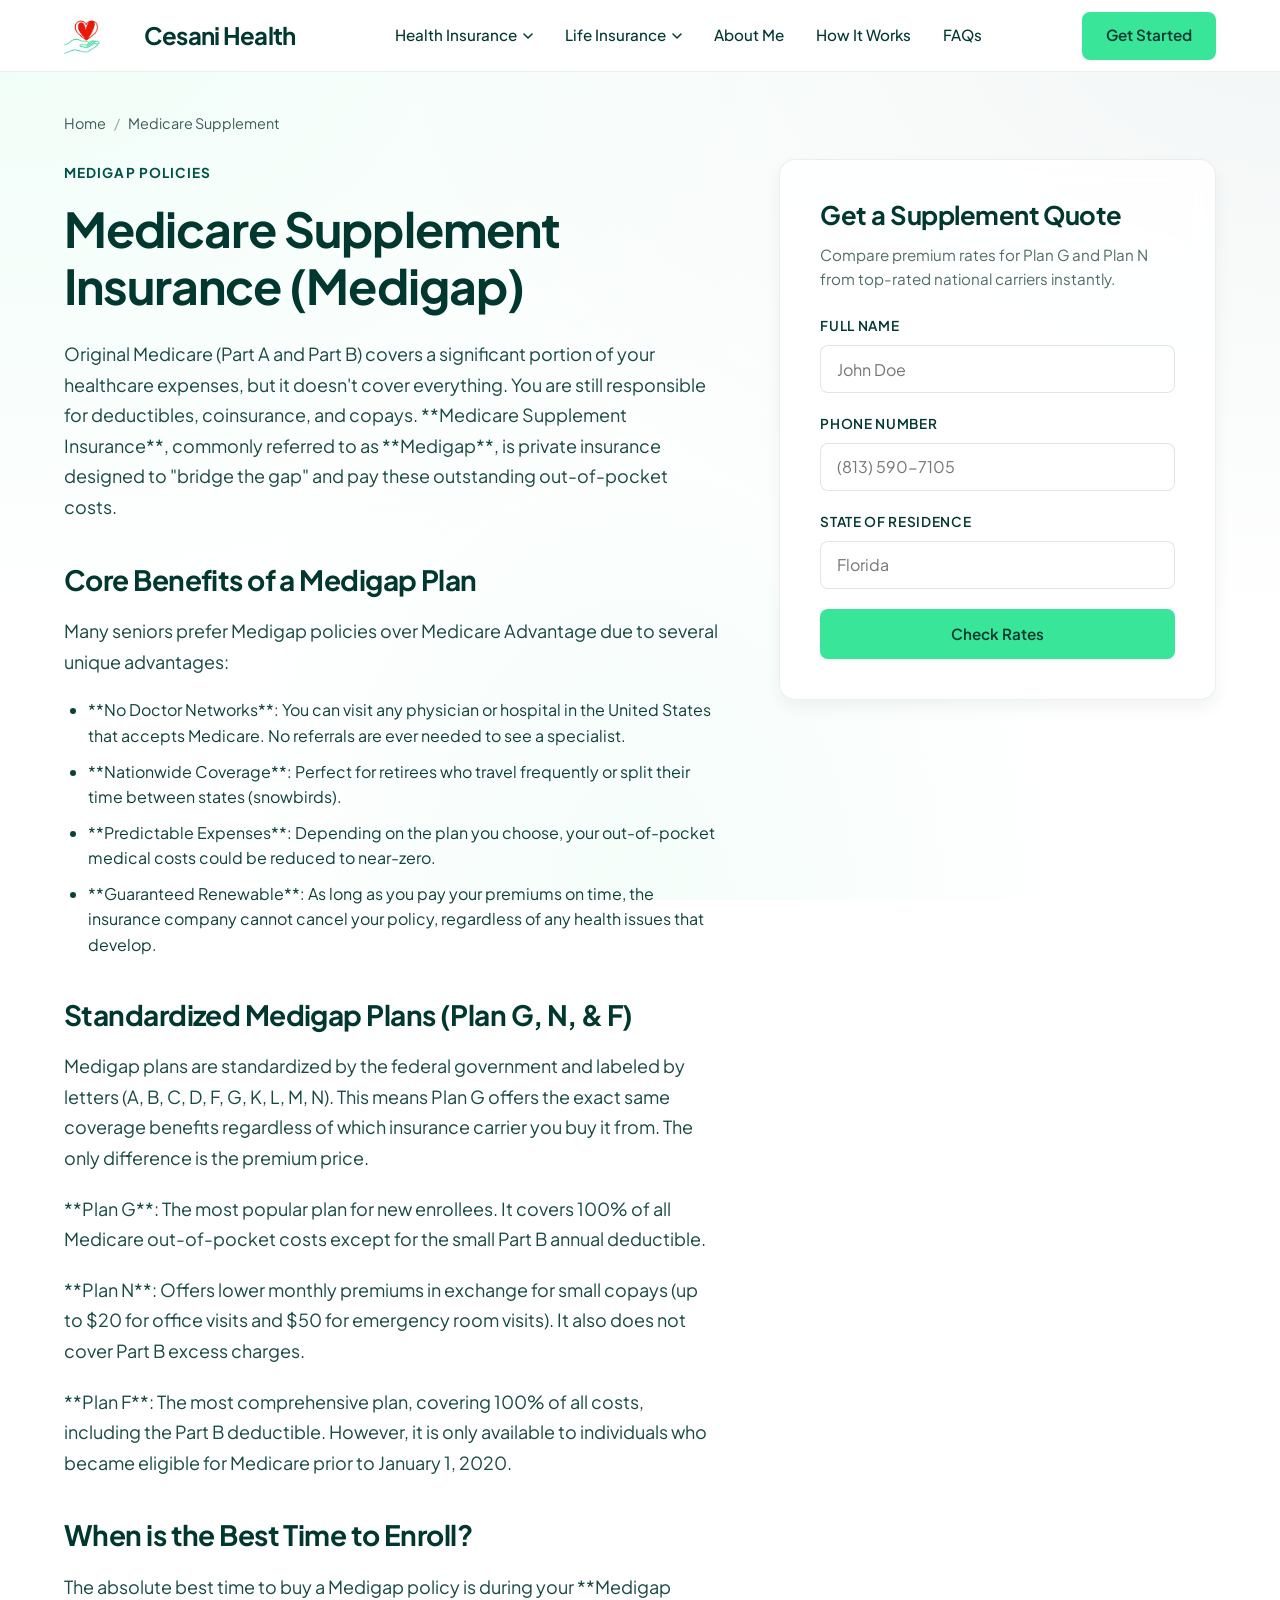
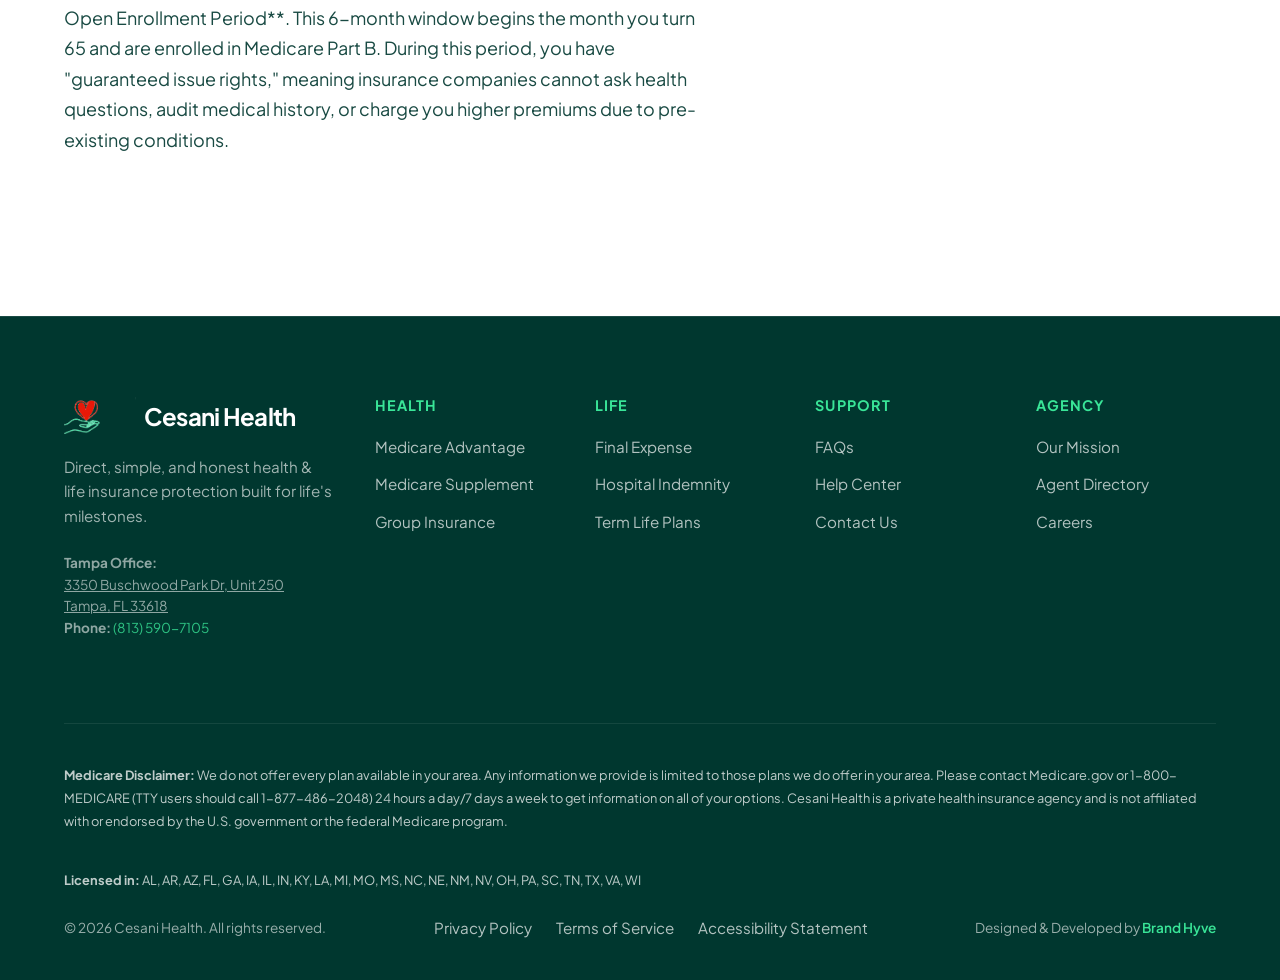
<file: medicare-supplement.html>
<!DOCTYPE html>
<html lang="en">
<head>
  <meta charset="UTF-8">
  <meta name="viewport" content="width=device-width, initial-scale=1.0">
  <title>Medicare Supplement (Medigap) Plans | Cesani Health</title>
  <meta name="description" content="Bridge the cost gap in Original Medicare. Compare Medicare Supplement (Medigap) Plan G, N, and F with Cesani Health today.">
  <link rel="canonical" href="https://cesanihealth.com/medicare-supplement">
  <link rel="stylesheet" href="/index.css">
  <link rel="icon" type="image/png" href="/favicon.png">
</head>
<body>

  <!-- HEADER / NAVIGATION -->
  <header class="header">
    <div class="container header__container">
      <a href="/" class="logo" id="header-logo">
        <img src="/logo.png" alt="Cesani Health Logo" class="logo-img">
        Cesani Health
      </a>
      
      <nav class="nav" id="main-nav">
        <ul class="nav__list">
          <li class="nav__item">
            <a href="#" class="nav__link">
              Health Insurance
              <svg width="10" height="6" viewBox="0 0 10 6" fill="none" xmlns="http://www.w3.org/2000/svg">
                <path d="M1 1L5 5L9 1" stroke="currentColor" stroke-width="1.5" stroke-linecap="round" stroke-linejoin="round"/>
              </svg>
            </a>
            <div class="dropdown-menu">
              <div class="dropdown-col">
                <h4 class="dropdown-col__title">Medicare Plans</h4>
                <a href="/medicare-advantage" class="dropdown-link">
                  <span class="dropdown-link__title">Medicare Advantage</span>
                  <span class="dropdown-link__desc">All-in-one plans covering Parts A, B, and D.</span>
                </a>
                <a href="/medicare-supplement" class="dropdown-link">
                  <span class="dropdown-link__title">Medicare Supplement</span>
                  <span class="dropdown-link__desc">Bridge the gap in original Medicare costs.</span>
                </a>
              </div>
              <div class="dropdown-col">
                <h4 class="dropdown-col__title">Group & Individual</h4>
                <a href="/group-benefits" class="dropdown-link">
                  <span class="dropdown-link__title">Group Health Insurance</span>
                  <span class="dropdown-link__desc">Tailored medical plans for small & medium teams.</span>
                </a>
                <a href="/medicare-advantage" class="dropdown-link">
                  <span class="dropdown-link__title">Individual & Family</span>
                  <span class="dropdown-link__desc">Affordable personal health coverage.</span>
                </a>
              </div>
            </div>
          </li>
          <li class="nav__item">
            <a href="#" class="nav__link">
              Life Insurance
              <svg width="10" height="6" viewBox="0 0 10 6" fill="none" xmlns="http://www.w3.org/2000/svg">
                <path d="M1 1L5 5L9 1" stroke="currentColor" stroke-width="1.5" stroke-linecap="round" stroke-linejoin="round"/>
              </svg>
            </a>
            <div class="dropdown-menu">
              <div class="dropdown-col">
                <h4 class="dropdown-col__title">Protection</h4>
                <a href="/life-final-expense" class="dropdown-link">
                  <span class="dropdown-link__title">Final Expense Insurance</span>
                  <span class="dropdown-link__desc">Ensure your family is protected from end-of-life costs.</span>
                </a>
                <a href="/life-final-expense" class="dropdown-link">
                  <span class="dropdown-link__title">Term Life Insurance</span>
                  <span class="dropdown-link__desc">Flexible, high-value coverage for key milestones.</span>
                </a>
              </div>
              <div class="dropdown-col">
                <h4 class="dropdown-col__title">Specialty Plans</h4>
                <a href="/life-final-expense" class="dropdown-link">
                  <span class="dropdown-link__title">Hospital Indemnity</span>
                  <span class="dropdown-link__desc">Cash benefits to offset unexpected hospital stays.</span>
                </a>
              </div>
            </div>
          </li>
          <li class="nav__item">
            <a href="/about" class="nav__link">About Me</a>
          </li>
          <li class="nav__item">
            <a href="/#how-it-works" class="nav__link">How It Works</a>
          </li>
          <li class="nav__item">
            <a href="/#faq" class="nav__link">FAQs</a>
          </li>
        </ul>
      </nav>

      <div class="header__actions">
        <a href="/#contact" class="btn btn--primary">Get Started</a>
      </div>

      <button class="nav-toggle" id="nav-toggle" aria-label="Toggle navigation">
        <span></span>
        <span></span>
        <span></span>
      </button>
    </div>
  </header>

  <main id="main-content">
    <section class="section" style="padding-top: 40px;">
      <div class="container">
        
        <!-- Breadcrumb -->
        <div class="breadcrumb">
          <a href="/">Home</a>
          <span class="breadcrumb-separator">/</span>
          <span>Medicare Supplement</span>
        </div>

        <div class="content-layout">
          
          <!-- Left Content Block -->
          <div class="text-block">
            <span class="section__tag">Medigap Policies</span>
            <h1 style="margin-bottom: 24px; font-size: clamp(2rem, 4vw, 3rem);">Medicare Supplement Insurance (Medigap)</h1>
            
            <p>
              Original Medicare (Part A and Part B) covers a significant portion of your healthcare expenses, but it doesn't cover everything. You are still responsible for deductibles, coinsurance, and copays. **Medicare Supplement Insurance**, commonly referred to as **Medigap**, is private insurance designed to "bridge the gap" and pay these outstanding out-of-pocket costs.
            </p>

            <h2 style="font-size: 1.75rem; margin-top: 40px;">Core Benefits of a Medigap Plan</h2>
            <p>
              Many seniors prefer Medigap policies over Medicare Advantage due to several unique advantages:
            </p>
            <ul>
              <li>**No Doctor Networks**: You can visit any physician or hospital in the United States that accepts Medicare. No referrals are ever needed to see a specialist.</li>
              <li>**Nationwide Coverage**: Perfect for retirees who travel frequently or split their time between states (snowbirds).</li>
              <li>**Predictable Expenses**: Depending on the plan you choose, your out-of-pocket medical costs could be reduced to near-zero.</li>
              <li>**Guaranteed Renewable**: As long as you pay your premiums on time, the insurance company cannot cancel your policy, regardless of any health issues that develop.</li>
            </ul>

            <h2 style="font-size: 1.75rem; margin-top: 40px;">Standardized Medigap Plans (Plan G, N, & F)</h2>
            <p>
              Medigap plans are standardized by the federal government and labeled by letters (A, B, C, D, F, G, K, L, M, N). This means Plan G offers the exact same coverage benefits regardless of which insurance carrier you buy it from. The only difference is the premium price.
            </p>
            <p>
              **Plan G**: The most popular plan for new enrollees. It covers 100% of all Medicare out-of-pocket costs except for the small Part B annual deductible.
            </p>
            <p>
              **Plan N**: Offers lower monthly premiums in exchange for small copays (up to $20 for office visits and $50 for emergency room visits). It also does not cover Part B excess charges.
            </p>
            <p>
              **Plan F**: The most comprehensive plan, covering 100% of all costs, including the Part B deductible. However, it is only available to individuals who became eligible for Medicare prior to January 1, 2020.
            </p>

            <h2 style="font-size: 1.75rem; margin-top: 40px;">When is the Best Time to Enroll?</h2>
            <p>
              The absolute best time to buy a Medigap policy is during your **Medigap Open Enrollment Period**. This 6-month window begins the month you turn 65 and are enrolled in Medicare Part B. During this period, you have "guaranteed issue rights," meaning insurance companies cannot ask health questions, audit medical history, or charge you higher premiums due to pre-existing conditions.
            </p>
          </div>

          <!-- Right Sidebar Form -->
          <div class="sidebar-box">
            <h3>Get a Supplement Quote</h3>
            <p>Compare premium rates for Plan G and Plan N from top-rated national carriers instantly.</p>
            
            <form action="#" method="POST" onsubmit="event.preventDefault(); alert('Thank you! A Medigap advisor will contact you shortly.');">
              <div class="form-group">
                <label class="form-label" for="supp-name">Full Name</label>
                <input class="form-input" type="text" id="supp-name" required placeholder="John Doe">
              </div>
              <div class="form-group">
                <label class="form-label" for="supp-phone">Phone Number</label>
                <input class="form-input" type="tel" id="supp-phone" required placeholder="(813) 590-7105">
              </div>
              <div class="form-group">
                <label class="form-label" for="supp-state">State of Residence</label>
                <input class="form-input" type="text" id="supp-state" required placeholder="Florida">
              </div>
              <button class="btn btn--primary" type="submit" style="width: 100%; height: 50px;">Check Rates</button>
            </form>
          </div>

        </div>
      </div>
    </section>
  </main>

  <!-- FOOTER -->
  <footer class="footer">
    <div class="container">
      <div class="footer__grid">
        <div>
          <div class="footer__logo logo">
            <img src="/logo.png" alt="Cesani Health Logo" class="logo-img footer__logo-img">
            Cesani Health
          </div>
          <p class="footer__desc">
            Direct, simple, and honest health & life insurance protection built for life's milestones.
          </p>
          <p class="footer__desc" style="font-size: 0.85rem; opacity: 0.8; margin-top: 12px;">
            <strong>Tampa Office:</strong><br>
            <a href="/local/tampa-fl" style="text-decoration: underline; color: inherit;">
              3350 Buschwood Park Dr, Unit 250<br>
              Tampa, FL 33618
            </a><br>
            <strong>Phone:</strong> <a href="tel:+18135907105" style="color: var(--bright-clover);">(813) 590-7105</a>
          </p>
        </div>

        <div>
          <h4 class="footer__col-title">Health</h4>
          <ul class="footer__list">
            <li class="footer__item"><a href="/medicare-advantage" class="footer__link">Medicare Advantage</a></li>
            <li class="footer__item"><a href="/medicare-supplement" class="footer__link">Medicare Supplement</a></li>
            <li class="footer__item"><a href="/group-benefits" class="footer__link">Group Insurance</a></li>
          </ul>
        </div>

        <div>
          <h4 class="footer__col-title">Life</h4>
          <ul class="footer__list">
            <li class="footer__item"><a href="/life-final-expense" class="footer__link">Final Expense</a></li>
            <li class="footer__item"><a href="/life-final-expense" class="footer__link">Hospital Indemnity</a></li>
            <li class="footer__item"><a href="/life-final-expense" class="footer__link">Term Life Plans</a></li>
          </ul>
        </div>

        <div>
          <h4 class="footer__col-title">Support</h4>
          <ul class="footer__list">
            <li class="footer__item"><a href="/#faq" class="footer__link">FAQs</a></li>
            <li class="footer__item"><a href="/#contact" class="footer__link">Help Center</a></li>
            <li class="footer__item"><a href="/#contact" class="footer__link">Contact Us</a></li>
          </ul>
        </div>

        <div>
          <h4 class="footer__col-title">Agency</h4>
          <ul class="footer__list">
            <li class="footer__item"><a href="/about" class="footer__link">Our Mission</a></li>
            <li class="footer__item"><a href="/about" class="footer__link">Agent Directory</a></li>
            <li class="footer__item"><a href="/about" class="footer__link">Careers</a></li>
          </ul>
        </div>
      </div>

      <div class="footer__bottom">
        <div class="footer__compliance">
          <strong>Medicare Disclaimer:</strong> We do not offer every plan available in your area. Any information we provide is limited to those plans we do offer in your area. Please contact Medicare.gov or 1-800-MEDICARE (TTY users should call 1-877-486-2048) 24 hours a day/7 days a week to get information on all of your options. Cesani Health is a private health insurance agency and is not affiliated with or endorsed by the U.S. government or the federal Medicare program.
        </div>
        <div class="footer__compliance" style="margin-top: 12px;">
          <strong>Licensed in:</strong> AL, AR, AZ, FL, GA, IA, IL, IN, KY, LA, MI, MO, MS, NC, NE, NM, NV, OH, PA, SC, TN, TX, VA, WI
        </div>
        <div class="footer__legal">
          <span>&copy; 2026 Cesani Health. All rights reserved.</span>
          <div class="footer__legal-links">
            <a href="#" class="footer__link">Privacy Policy</a>
            <a href="#" class="footer__link">Terms of Service</a>
            <a href="#" class="footer__link">Accessibility Statement</a>
          </div>
          <span>Designed & Developed by <a href="#" class="brand-hyve-credit">Brand Hyve</a></span>
        </div>
      </div>
    </div>
  </footer>

  <script src="/index.js"></script>
</body>
</html>
</file>
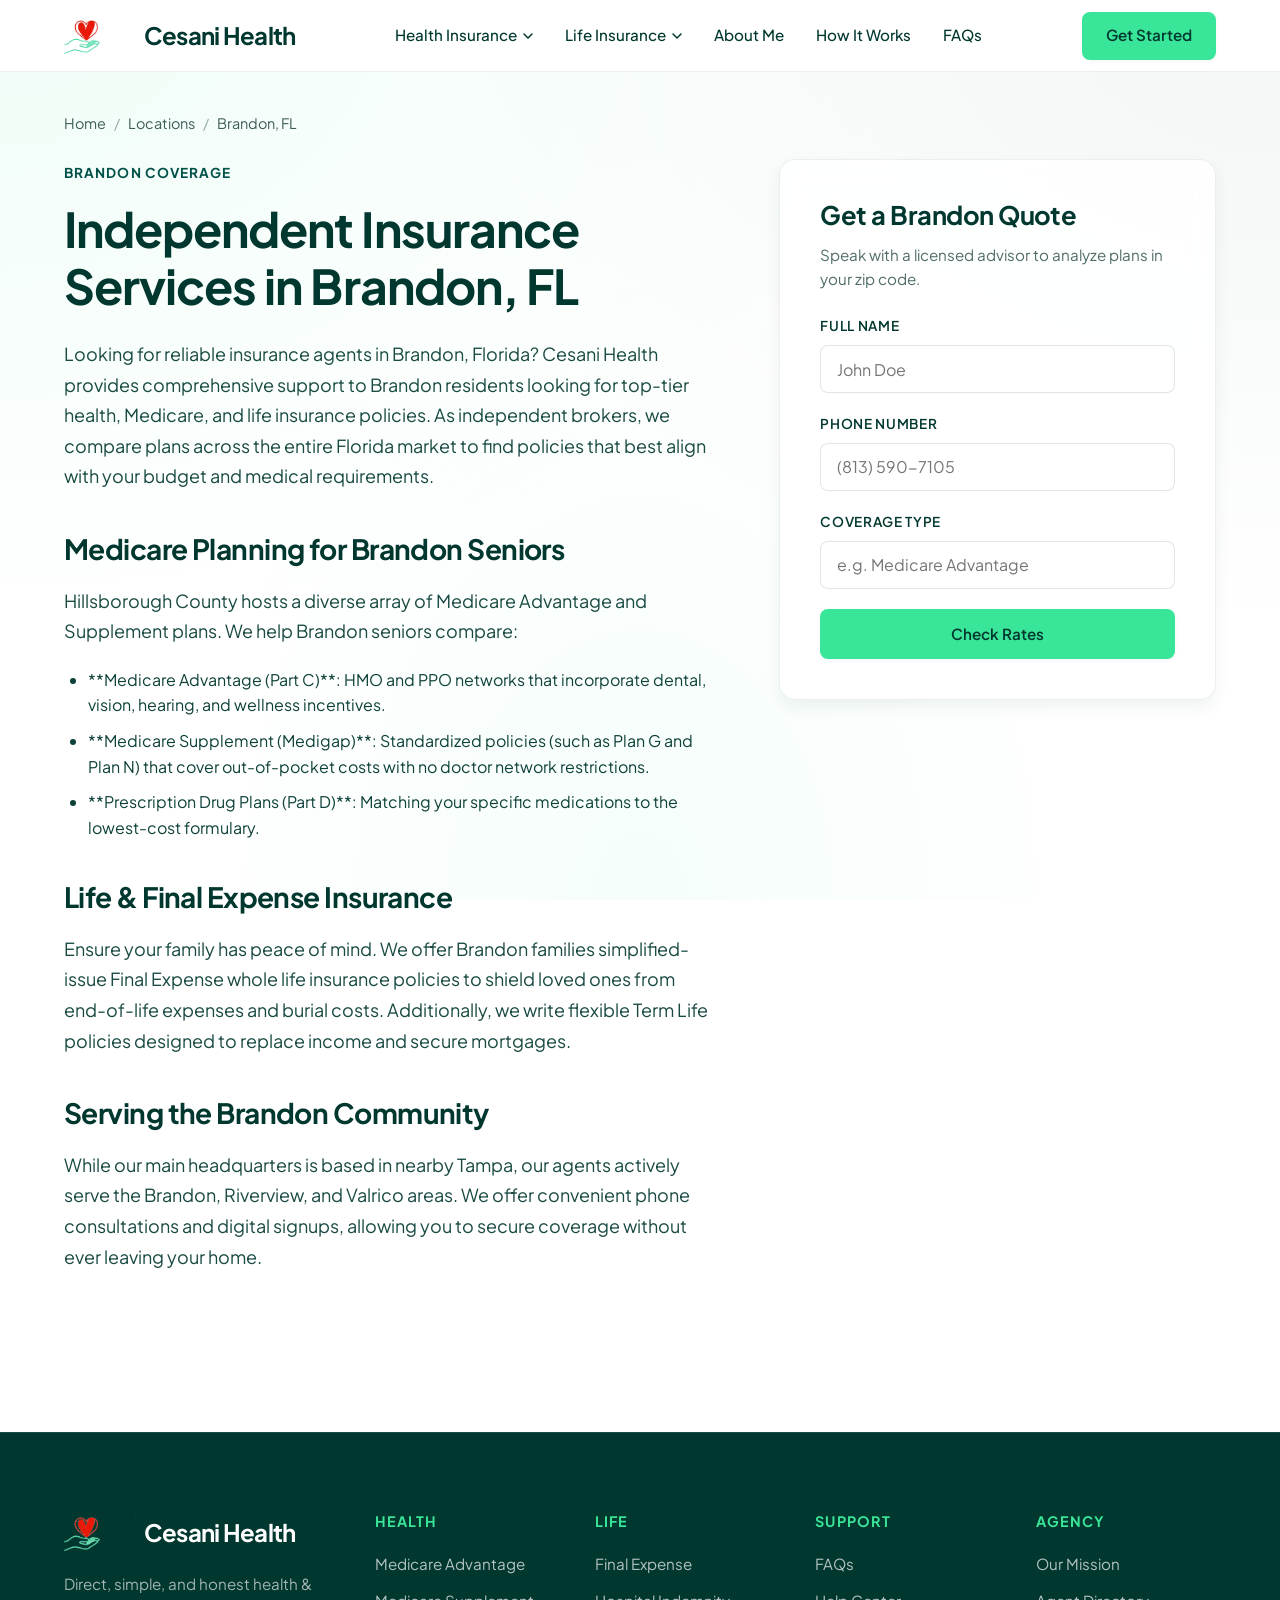
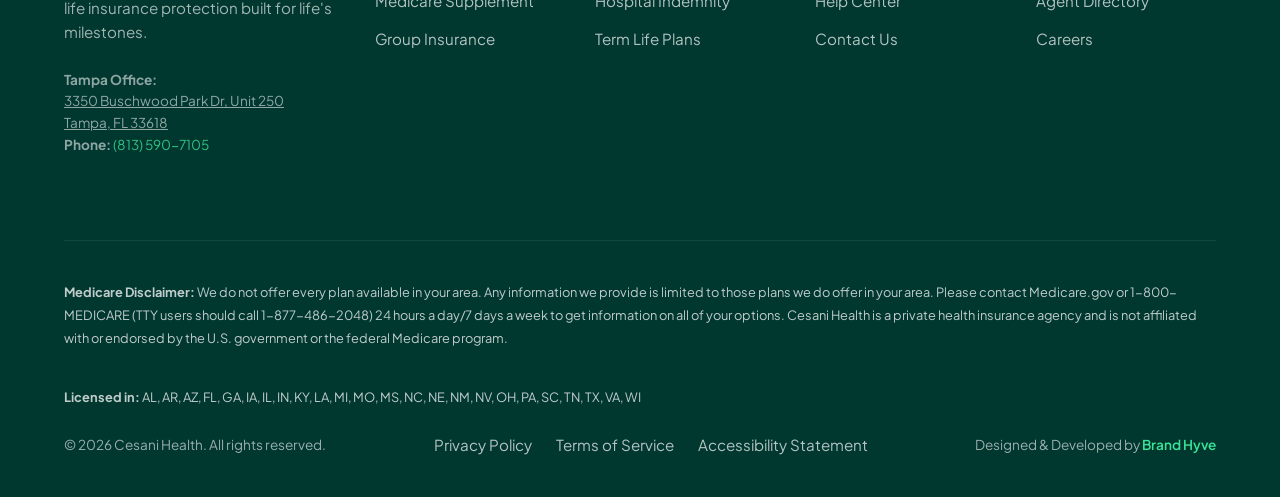
<file: local/brandon-fl.html>
<!DOCTYPE html>
<html lang="en">
<head>
  <meta charset="UTF-8">
  <meta name="viewport" content="width=device-width, initial-scale=1.0">
  <title>Medicare & Life Insurance Agent in Brandon, FL | Cesani Health</title>
  <meta name="description" content="Compare Medicare Advantage, Supplement, and life insurance policies in Brandon, FL with Cesani Health. Get independent plan reviews.">
  <link rel="canonical" href="https://cesanihealth.com/local/brandon-fl">
  <link rel="stylesheet" href="/index.css">
  <link rel="icon" type="image/png" href="/favicon.png">
</head>
<body>

  <!-- HEADER / NAVIGATION -->
  <header class="header">
    <div class="container header__container">
      <a href="/" class="logo" id="header-logo">
        <img src="/logo.png" alt="Cesani Health Logo" class="logo-img">
        Cesani Health
      </a>
      
      <nav class="nav" id="main-nav">
        <ul class="nav__list">
          <li class="nav__item">
            <a href="#" class="nav__link">
              Health Insurance
              <svg width="10" height="6" viewBox="0 0 10 6" fill="none" xmlns="http://www.w3.org/2000/svg">
                <path d="M1 1L5 5L9 1" stroke="currentColor" stroke-width="1.5" stroke-linecap="round" stroke-linejoin="round"/>
              </svg>
            </a>
            <div class="dropdown-menu">
              <div class="dropdown-col">
                <h4 class="dropdown-col__title">Medicare Plans</h4>
                <a href="/medicare-advantage" class="dropdown-link">
                  <span class="dropdown-link__title">Medicare Advantage</span>
                  <span class="dropdown-link__desc">All-in-one plans covering Parts A, B, and D.</span>
                </a>
                <a href="/medicare-supplement" class="dropdown-link">
                  <span class="dropdown-link__title">Medicare Supplement</span>
                  <span class="dropdown-link__desc">Bridge the gap in original Medicare costs.</span>
                </a>
              </div>
              <div class="dropdown-col">
                <h4 class="dropdown-col__title">Group & Individual</h4>
                <a href="/group-benefits" class="dropdown-link">
                  <span class="dropdown-link__title">Group Health Insurance</span>
                  <span class="dropdown-link__desc">Tailored medical plans for small & medium teams.</span>
                </a>
                <a href="/medicare-advantage" class="dropdown-link">
                  <span class="dropdown-link__title">Individual & Family</span>
                  <span class="dropdown-link__desc">Affordable personal health coverage.</span>
                </a>
              </div>
            </div>
          </li>
          <li class="nav__item">
            <a href="#" class="nav__link">
              Life Insurance
              <svg width="10" height="6" viewBox="0 0 10 6" fill="none" xmlns="http://www.w3.org/2000/svg">
                <path d="M1 1L5 5L9 1" stroke="currentColor" stroke-width="1.5" stroke-linecap="round" stroke-linejoin="round"/>
              </svg>
            </a>
            <div class="dropdown-menu">
              <div class="dropdown-col">
                <h4 class="dropdown-col__title">Protection</h4>
                <a href="/life-final-expense" class="dropdown-link">
                  <span class="dropdown-link__title">Final Expense Insurance</span>
                  <span class="dropdown-link__desc">Ensure your family is protected from end-of-life costs.</span>
                </a>
                <a href="/life-final-expense" class="dropdown-link">
                  <span class="dropdown-link__title">Term Life Insurance</span>
                  <span class="dropdown-link__desc">Flexible, high-value coverage for key milestones.</span>
                </a>
              </div>
              <div class="dropdown-col">
                <h4 class="dropdown-col__title">Specialty Plans</h4>
                <a href="/life-final-expense" class="dropdown-link">
                  <span class="dropdown-link__title">Hospital Indemnity</span>
                  <span class="dropdown-link__desc">Cash benefits to offset unexpected hospital stays.</span>
                </a>
              </div>
            </div>
          </li>
          <li class="nav__item">
            <a href="/about" class="nav__link">About Me</a>
          </li>
          <li class="nav__item">
            <a href="/#how-it-works" class="nav__link">How It Works</a>
          </li>
          <li class="nav__item">
            <a href="/#faq" class="nav__link">FAQs</a>
          </li>
        </ul>
      </nav>

      <div class="header__actions">
        <a href="/#contact" class="btn btn--primary">Get Started</a>
      </div>

      <button class="nav-toggle" id="nav-toggle" aria-label="Toggle navigation">
        <span></span>
        <span></span>
        <span></span>
      </button>
    </div>
  </header>

  <main id="main-content">
    <section class="section" style="padding-top: 40px;">
      <div class="container">
        
        <!-- Breadcrumb -->
        <div class="breadcrumb">
          <a href="/">Home</a>
          <span class="breadcrumb-separator">/</span>
          <a href="/about">Locations</a>
          <span class="breadcrumb-separator">/</span>
          <span>Brandon, FL</span>
        </div>

        <div class="content-layout">
          
          <!-- Left Content Block -->
          <div class="text-block">
            <span class="section__tag">Brandon Coverage</span>
            <h1 style="margin-bottom: 24px; font-size: clamp(2rem, 4vw, 3rem);">Independent Insurance Services in Brandon, FL</h1>
            
            <p>
              Looking for reliable insurance agents in Brandon, Florida? Cesani Health provides comprehensive support to Brandon residents looking for top-tier health, Medicare, and life insurance policies. As independent brokers, we compare plans across the entire Florida market to find policies that best align with your budget and medical requirements.
            </p>

            <h2 style="font-size: 1.75rem; margin-top: 40px;">Medicare Planning for Brandon Seniors</h2>
            <p>
              Hillsborough County hosts a diverse array of Medicare Advantage and Supplement plans. We help Brandon seniors compare:
            </p>
            <ul>
              <li>**Medicare Advantage (Part C)**: HMO and PPO networks that incorporate dental, vision, hearing, and wellness incentives.</li>
              <li>**Medicare Supplement (Medigap)**: Standardized policies (such as Plan G and Plan N) that cover out-of-pocket costs with no doctor network restrictions.</li>
              <li>**Prescription Drug Plans (Part D)**: Matching your specific medications to the lowest-cost formulary.</li>
            </ul>

            <h2 style="font-size: 1.75rem; margin-top: 40px;">Life & Final Expense Insurance</h2>
            <p>
              Ensure your family has peace of mind. We offer Brandon families simplified-issue Final Expense whole life insurance policies to shield loved ones from end-of-life expenses and burial costs. Additionally, we write flexible Term Life policies designed to replace income and secure mortgages.
            </p>

            <h2 style="font-size: 1.75rem; margin-top: 40px;">Serving the Brandon Community</h2>
            <p>
              While our main headquarters is based in nearby Tampa, our agents actively serve the Brandon, Riverview, and Valrico areas. We offer convenient phone consultations and digital signups, allowing you to secure coverage without ever leaving your home.
            </p>
          </div>

          <!-- Right Sidebar Form -->
          <div class="sidebar-box">
            <h3>Get a Brandon Quote</h3>
            <p>Speak with a licensed advisor to analyze plans in your zip code.</p>
            
            <form action="#" method="POST" onsubmit="event.preventDefault(); alert('Thank you! A Brandon advisor will contact you shortly.');">
              <div class="form-group">
                <label class="form-label" for="brandon-name">Full Name</label>
                <input class="form-input" type="text" id="brandon-name" required placeholder="John Doe">
              </div>
              <div class="form-group">
                <label class="form-label" for="brandon-phone">Phone Number</label>
                <input class="form-input" type="tel" id="brandon-phone" required placeholder="(813) 590-7105">
              </div>
              <div class="form-group">
                <label class="form-label" for="brandon-type">Coverage Type</label>
                <input class="form-input" type="text" id="brandon-type" required placeholder="e.g. Medicare Advantage">
              </div>
              <button class="btn btn--primary" type="submit" style="width: 100%; height: 50px;">Check Rates</button>
            </form>
          </div>

        </div>
      </div>
    </section>
  </main>

  <!-- FOOTER -->
  <footer class="footer">
    <div class="container">
      <div class="footer__grid">
        <div>
          <div class="footer__logo logo">
            <img src="/logo.png" alt="Cesani Health Logo" class="logo-img footer__logo-img">
            Cesani Health
          </div>
          <p class="footer__desc">
            Direct, simple, and honest health & life insurance protection built for life's milestones.
          </p>
          <p class="footer__desc" style="font-size: 0.85rem; opacity: 0.8; margin-top: 12px;">
            <strong>Tampa Office:</strong><br>
            <a href="/local/tampa-fl" style="text-decoration: underline; color: inherit;">
              3350 Buschwood Park Dr, Unit 250<br>
              Tampa, FL 33618
            </a><br>
            <strong>Phone:</strong> <a href="tel:+18135907105" style="color: var(--bright-clover);">(813) 590-7105</a>
          </p>
        </div>

        <div>
          <h4 class="footer__col-title">Health</h4>
          <ul class="footer__list">
            <li class="footer__item"><a href="/medicare-advantage" class="footer__link">Medicare Advantage</a></li>
            <li class="footer__item"><a href="/medicare-supplement" class="footer__link">Medicare Supplement</a></li>
            <li class="footer__item"><a href="/group-benefits" class="footer__link">Group Insurance</a></li>
          </ul>
        </div>

        <div>
          <h4 class="footer__col-title">Life</h4>
          <ul class="footer__list">
            <li class="footer__item"><a href="/life-final-expense" class="footer__link">Final Expense</a></li>
            <li class="footer__item"><a href="/life-final-expense" class="footer__link">Hospital Indemnity</a></li>
            <li class="footer__item"><a href="/life-final-expense" class="footer__link">Term Life Plans</a></li>
          </ul>
        </div>

        <div>
          <h4 class="footer__col-title">Support</h4>
          <ul class="footer__list">
            <li class="footer__item"><a href="/#faq" class="footer__link">FAQs</a></li>
            <li class="footer__item"><a href="/#contact" class="footer__link">Help Center</a></li>
            <li class="footer__item"><a href="/#contact" class="footer__link">Contact Us</a></li>
          </ul>
        </div>

        <div>
          <h4 class="footer__col-title">Agency</h4>
          <ul class="footer__list">
            <li class="footer__item"><a href="/about" class="footer__link">Our Mission</a></li>
            <li class="footer__item"><a href="/about" class="footer__link">Agent Directory</a></li>
            <li class="footer__item"><a href="/about" class="footer__link">Careers</a></li>
          </ul>
        </div>
      </div>

      <div class="footer__bottom">
        <div class="footer__compliance">
          <strong>Medicare Disclaimer:</strong> We do not offer every plan available in your area. Any information we provide is limited to those plans we do offer in your area. Please contact Medicare.gov or 1-800-MEDICARE (TTY users should call 1-877-486-2048) 24 hours a day/7 days a week to get information on all of your options. Cesani Health is a private health insurance agency and is not affiliated with or endorsed by the U.S. government or the federal Medicare program.
        </div>
        <div class="footer__compliance" style="margin-top: 12px;">
          <strong>Licensed in:</strong> AL, AR, AZ, FL, GA, IA, IL, IN, KY, LA, MI, MO, MS, NC, NE, NM, NV, OH, PA, SC, TN, TX, VA, WI
        </div>
        <div class="footer__legal">
          <span>&copy; 2026 Cesani Health. All rights reserved.</span>
          <div class="footer__legal-links">
            <a href="#" class="footer__link">Privacy Policy</a>
            <a href="#" class="footer__link">Terms of Service</a>
            <a href="#" class="footer__link">Accessibility Statement</a>
          </div>
          <span>Designed & Developed by <a href="#" class="brand-hyve-credit">Brand Hyve</a></span>
        </div>
      </div>
    </div>
  </footer>

  <script src="/index.js"></script>
</body>
</html>
</file>
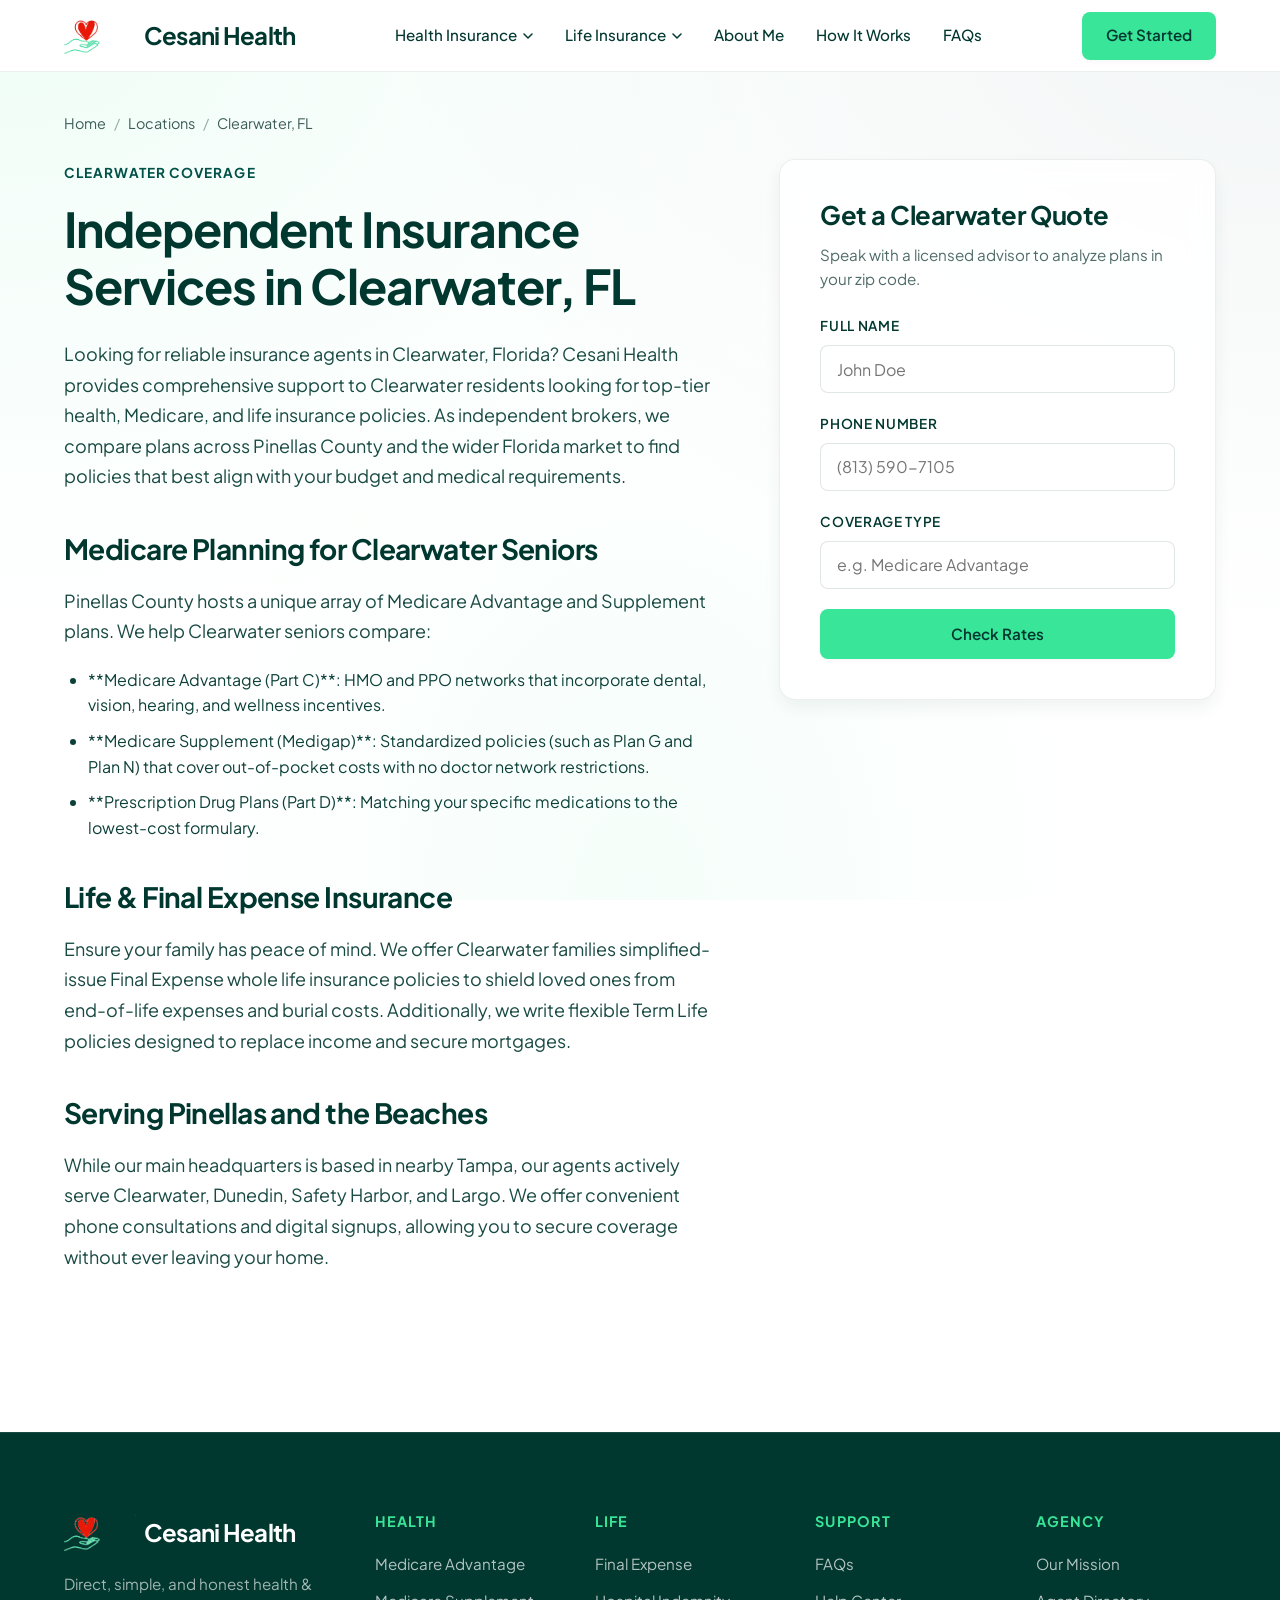
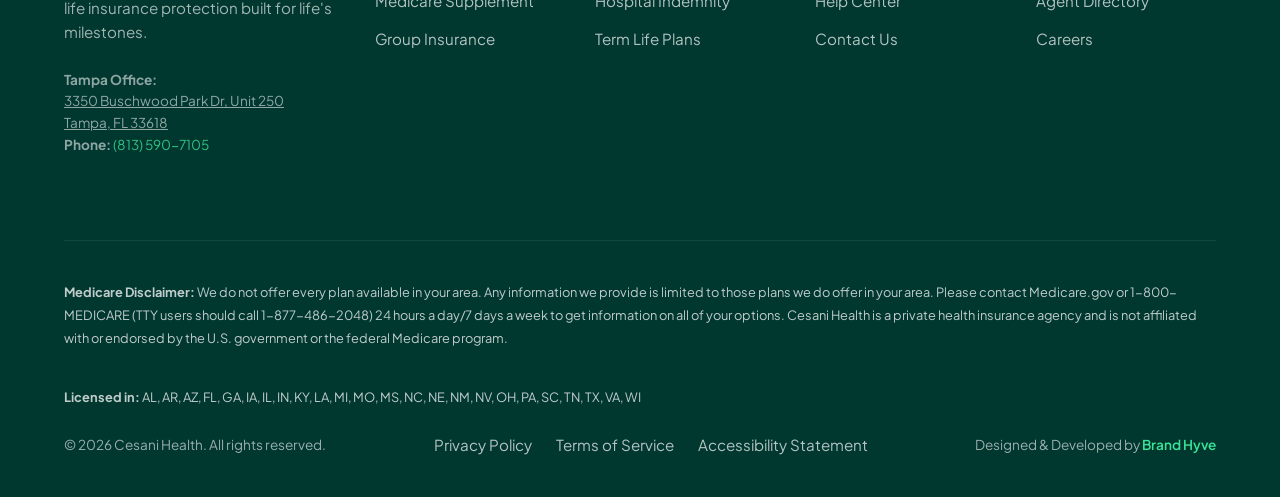
<file: local/clearwater-fl.html>
<!DOCTYPE html>
<html lang="en">
<head>
  <meta charset="UTF-8">
  <meta name="viewport" content="width=device-width, initial-scale=1.0">
  <title>Medicare & Life Insurance Agent in Clearwater, FL | Cesani Health</title>
  <meta name="description" content="Compare Medicare Advantage, Supplement, and life insurance policies in Clearwater, FL with Cesani Health. Get independent plan reviews.">
  <link rel="canonical" href="https://cesanihealth.com/local/clearwater-fl">
  <link rel="stylesheet" href="/index.css">
  <link rel="icon" type="image/png" href="/favicon.png">
</head>
<body>

  <!-- HEADER / NAVIGATION -->
  <header class="header">
    <div class="container header__container">
      <a href="/" class="logo" id="header-logo">
        <img src="/logo.png" alt="Cesani Health Logo" class="logo-img">
        Cesani Health
      </a>
      
      <nav class="nav" id="main-nav">
        <ul class="nav__list">
          <li class="nav__item">
            <a href="#" class="nav__link">
              Health Insurance
              <svg width="10" height="6" viewBox="0 0 10 6" fill="none" xmlns="http://www.w3.org/2000/svg">
                <path d="M1 1L5 5L9 1" stroke="currentColor" stroke-width="1.5" stroke-linecap="round" stroke-linejoin="round"/>
              </svg>
            </a>
            <div class="dropdown-menu">
              <div class="dropdown-col">
                <h4 class="dropdown-col__title">Medicare Plans</h4>
                <a href="/medicare-advantage" class="dropdown-link">
                  <span class="dropdown-link__title">Medicare Advantage</span>
                  <span class="dropdown-link__desc">All-in-one plans covering Parts A, B, and D.</span>
                </a>
                <a href="/medicare-supplement" class="dropdown-link">
                  <span class="dropdown-link__title">Medicare Supplement</span>
                  <span class="dropdown-link__desc">Bridge the gap in original Medicare costs.</span>
                </a>
              </div>
              <div class="dropdown-col">
                <h4 class="dropdown-col__title">Group & Individual</h4>
                <a href="/group-benefits" class="dropdown-link">
                  <span class="dropdown-link__title">Group Health Insurance</span>
                  <span class="dropdown-link__desc">Tailored medical plans for small & medium teams.</span>
                </a>
                <a href="/medicare-advantage" class="dropdown-link">
                  <span class="dropdown-link__title">Individual & Family</span>
                  <span class="dropdown-link__desc">Affordable personal health coverage.</span>
                </a>
              </div>
            </div>
          </li>
          <li class="nav__item">
            <a href="#" class="nav__link">
              Life Insurance
              <svg width="10" height="6" viewBox="0 0 10 6" fill="none" xmlns="http://www.w3.org/2000/svg">
                <path d="M1 1L5 5L9 1" stroke="currentColor" stroke-width="1.5" stroke-linecap="round" stroke-linejoin="round"/>
              </svg>
            </a>
            <div class="dropdown-menu">
              <div class="dropdown-col">
                <h4 class="dropdown-col__title">Protection</h4>
                <a href="/life-final-expense" class="dropdown-link">
                  <span class="dropdown-link__title">Final Expense Insurance</span>
                  <span class="dropdown-link__desc">Ensure your family is protected from end-of-life costs.</span>
                </a>
                <a href="/life-final-expense" class="dropdown-link">
                  <span class="dropdown-link__title">Term Life Insurance</span>
                  <span class="dropdown-link__desc">Flexible, high-value coverage for key milestones.</span>
                </a>
              </div>
              <div class="dropdown-col">
                <h4 class="dropdown-col__title">Specialty Plans</h4>
                <a href="/life-final-expense" class="dropdown-link">
                  <span class="dropdown-link__title">Hospital Indemnity</span>
                  <span class="dropdown-link__desc">Cash benefits to offset unexpected hospital stays.</span>
                </a>
              </div>
            </div>
          </li>
          <li class="nav__item">
            <a href="/about" class="nav__link">About Me</a>
          </li>
          <li class="nav__item">
            <a href="/#how-it-works" class="nav__link">How It Works</a>
          </li>
          <li class="nav__item">
            <a href="/#faq" class="nav__link">FAQs</a>
          </li>
        </ul>
      </nav>

      <div class="header__actions">
        <a href="/#contact" class="btn btn--primary">Get Started</a>
      </div>

      <button class="nav-toggle" id="nav-toggle" aria-label="Toggle navigation">
        <span></span>
        <span></span>
        <span></span>
      </button>
    </div>
  </header>

  <main id="main-content">
    <section class="section" style="padding-top: 40px;">
      <div class="container">
        
        <!-- Breadcrumb -->
        <div class="breadcrumb">
          <a href="/">Home</a>
          <span class="breadcrumb-separator">/</span>
          <a href="/about">Locations</a>
          <span class="breadcrumb-separator">/</span>
          <span>Clearwater, FL</span>
        </div>

        <div class="content-layout">
          
          <!-- Left Content Block -->
          <div class="text-block">
            <span class="section__tag">Clearwater Coverage</span>
            <h1 style="margin-bottom: 24px; font-size: clamp(2rem, 4vw, 3rem);">Independent Insurance Services in Clearwater, FL</h1>
            
            <p>
              Looking for reliable insurance agents in Clearwater, Florida? Cesani Health provides comprehensive support to Clearwater residents looking for top-tier health, Medicare, and life insurance policies. As independent brokers, we compare plans across Pinellas County and the wider Florida market to find policies that best align with your budget and medical requirements.
            </p>

            <h2 style="font-size: 1.75rem; margin-top: 40px;">Medicare Planning for Clearwater Seniors</h2>
            <p>
              Pinellas County hosts a unique array of Medicare Advantage and Supplement plans. We help Clearwater seniors compare:
            </p>
            <ul>
              <li>**Medicare Advantage (Part C)**: HMO and PPO networks that incorporate dental, vision, hearing, and wellness incentives.</li>
              <li>**Medicare Supplement (Medigap)**: Standardized policies (such as Plan G and Plan N) that cover out-of-pocket costs with no doctor network restrictions.</li>
              <li>**Prescription Drug Plans (Part D)**: Matching your specific medications to the lowest-cost formulary.</li>
            </ul>

            <h2 style="font-size: 1.75rem; margin-top: 40px;">Life & Final Expense Insurance</h2>
            <p>
              Ensure your family has peace of mind. We offer Clearwater families simplified-issue Final Expense whole life insurance policies to shield loved ones from end-of-life expenses and burial costs. Additionally, we write flexible Term Life policies designed to replace income and secure mortgages.
            </p>

            <h2 style="font-size: 1.75rem; margin-top: 40px;">Serving Pinellas and the Beaches</h2>
            <p>
              While our main headquarters is based in nearby Tampa, our agents actively serve Clearwater, Dunedin, Safety Harbor, and Largo. We offer convenient phone consultations and digital signups, allowing you to secure coverage without ever leaving your home.
            </p>
          </div>

          <!-- Right Sidebar Form -->
          <div class="sidebar-box">
            <h3>Get a Clearwater Quote</h3>
            <p>Speak with a licensed advisor to analyze plans in your zip code.</p>
            
            <form action="#" method="POST" onsubmit="event.preventDefault(); alert('Thank you! A Clearwater advisor will contact you shortly.');">
              <div class="form-group">
                <label class="form-label" for="clearwater-name">Full Name</label>
                <input class="form-input" type="text" id="clearwater-name" required placeholder="John Doe">
              </div>
              <div class="form-group">
                <label class="form-label" for="clearwater-phone">Phone Number</label>
                <input class="form-input" type="tel" id="clearwater-phone" required placeholder="(813) 590-7105">
              </div>
              <div class="form-group">
                <label class="form-label" for="clearwater-type">Coverage Type</label>
                <input class="form-input" type="text" id="clearwater-type" required placeholder="e.g. Medicare Advantage">
              </div>
              <button class="btn btn--primary" type="submit" style="width: 100%; height: 50px;">Check Rates</button>
            </form>
          </div>

        </div>
      </div>
    </section>
  </main>

  <!-- FOOTER -->
  <footer class="footer">
    <div class="container">
      <div class="footer__grid">
        <div>
          <div class="footer__logo logo">
            <img src="/logo.png" alt="Cesani Health Logo" class="logo-img footer__logo-img">
            Cesani Health
          </div>
          <p class="footer__desc">
            Direct, simple, and honest health & life insurance protection built for life's milestones.
          </p>
          <p class="footer__desc" style="font-size: 0.85rem; opacity: 0.8; margin-top: 12px;">
            <strong>Tampa Office:</strong><br>
            <a href="/local/tampa-fl" style="text-decoration: underline; color: inherit;">
              3350 Buschwood Park Dr, Unit 250<br>
              Tampa, FL 33618
            </a><br>
            <strong>Phone:</strong> <a href="tel:+18135907105" style="color: var(--bright-clover);">(813) 590-7105</a>
          </p>
        </div>

        <div>
          <h4 class="footer__col-title">Health</h4>
          <ul class="footer__list">
            <li class="footer__item"><a href="/medicare-advantage" class="footer__link">Medicare Advantage</a></li>
            <li class="footer__item"><a href="/medicare-supplement" class="footer__link">Medicare Supplement</a></li>
            <li class="footer__item"><a href="/group-benefits" class="footer__link">Group Insurance</a></li>
          </ul>
        </div>

        <div>
          <h4 class="footer__col-title">Life</h4>
          <ul class="footer__list">
            <li class="footer__item"><a href="/life-final-expense" class="footer__link">Final Expense</a></li>
            <li class="footer__item"><a href="/life-final-expense" class="footer__link">Hospital Indemnity</a></li>
            <li class="footer__item"><a href="/life-final-expense" class="footer__link">Term Life Plans</a></li>
          </ul>
        </div>

        <div>
          <h4 class="footer__col-title">Support</h4>
          <ul class="footer__list">
            <li class="footer__item"><a href="/#faq" class="footer__link">FAQs</a></li>
            <li class="footer__item"><a href="/#contact" class="footer__link">Help Center</a></li>
            <li class="footer__item"><a href="/#contact" class="footer__link">Contact Us</a></li>
          </ul>
        </div>

        <div>
          <h4 class="footer__col-title">Agency</h4>
          <ul class="footer__list">
            <li class="footer__item"><a href="/about" class="footer__link">Our Mission</a></li>
            <li class="footer__item"><a href="/about" class="footer__link">Agent Directory</a></li>
            <li class="footer__item"><a href="/about" class="footer__link">Careers</a></li>
          </ul>
        </div>
      </div>

      <div class="footer__bottom">
        <div class="footer__compliance">
          <strong>Medicare Disclaimer:</strong> We do not offer every plan available in your area. Any information we provide is limited to those plans we do offer in your area. Please contact Medicare.gov or 1-800-MEDICARE (TTY users should call 1-877-486-2048) 24 hours a day/7 days a week to get information on all of your options. Cesani Health is a private health insurance agency and is not affiliated with or endorsed by the U.S. government or the federal Medicare program.
        </div>
        <div class="footer__compliance" style="margin-top: 12px;">
          <strong>Licensed in:</strong> AL, AR, AZ, FL, GA, IA, IL, IN, KY, LA, MI, MO, MS, NC, NE, NM, NV, OH, PA, SC, TN, TX, VA, WI
        </div>
        <div class="footer__legal">
          <span>&copy; 2026 Cesani Health. All rights reserved.</span>
          <div class="footer__legal-links">
            <a href="#" class="footer__link">Privacy Policy</a>
            <a href="#" class="footer__link">Terms of Service</a>
            <a href="#" class="footer__link">Accessibility Statement</a>
          </div>
          <span>Designed & Developed by <a href="#" class="brand-hyve-credit">Brand Hyve</a></span>
        </div>
      </div>
    </div>
  </footer>

  <script src="/index.js"></script>
</body>
</html>
</file>
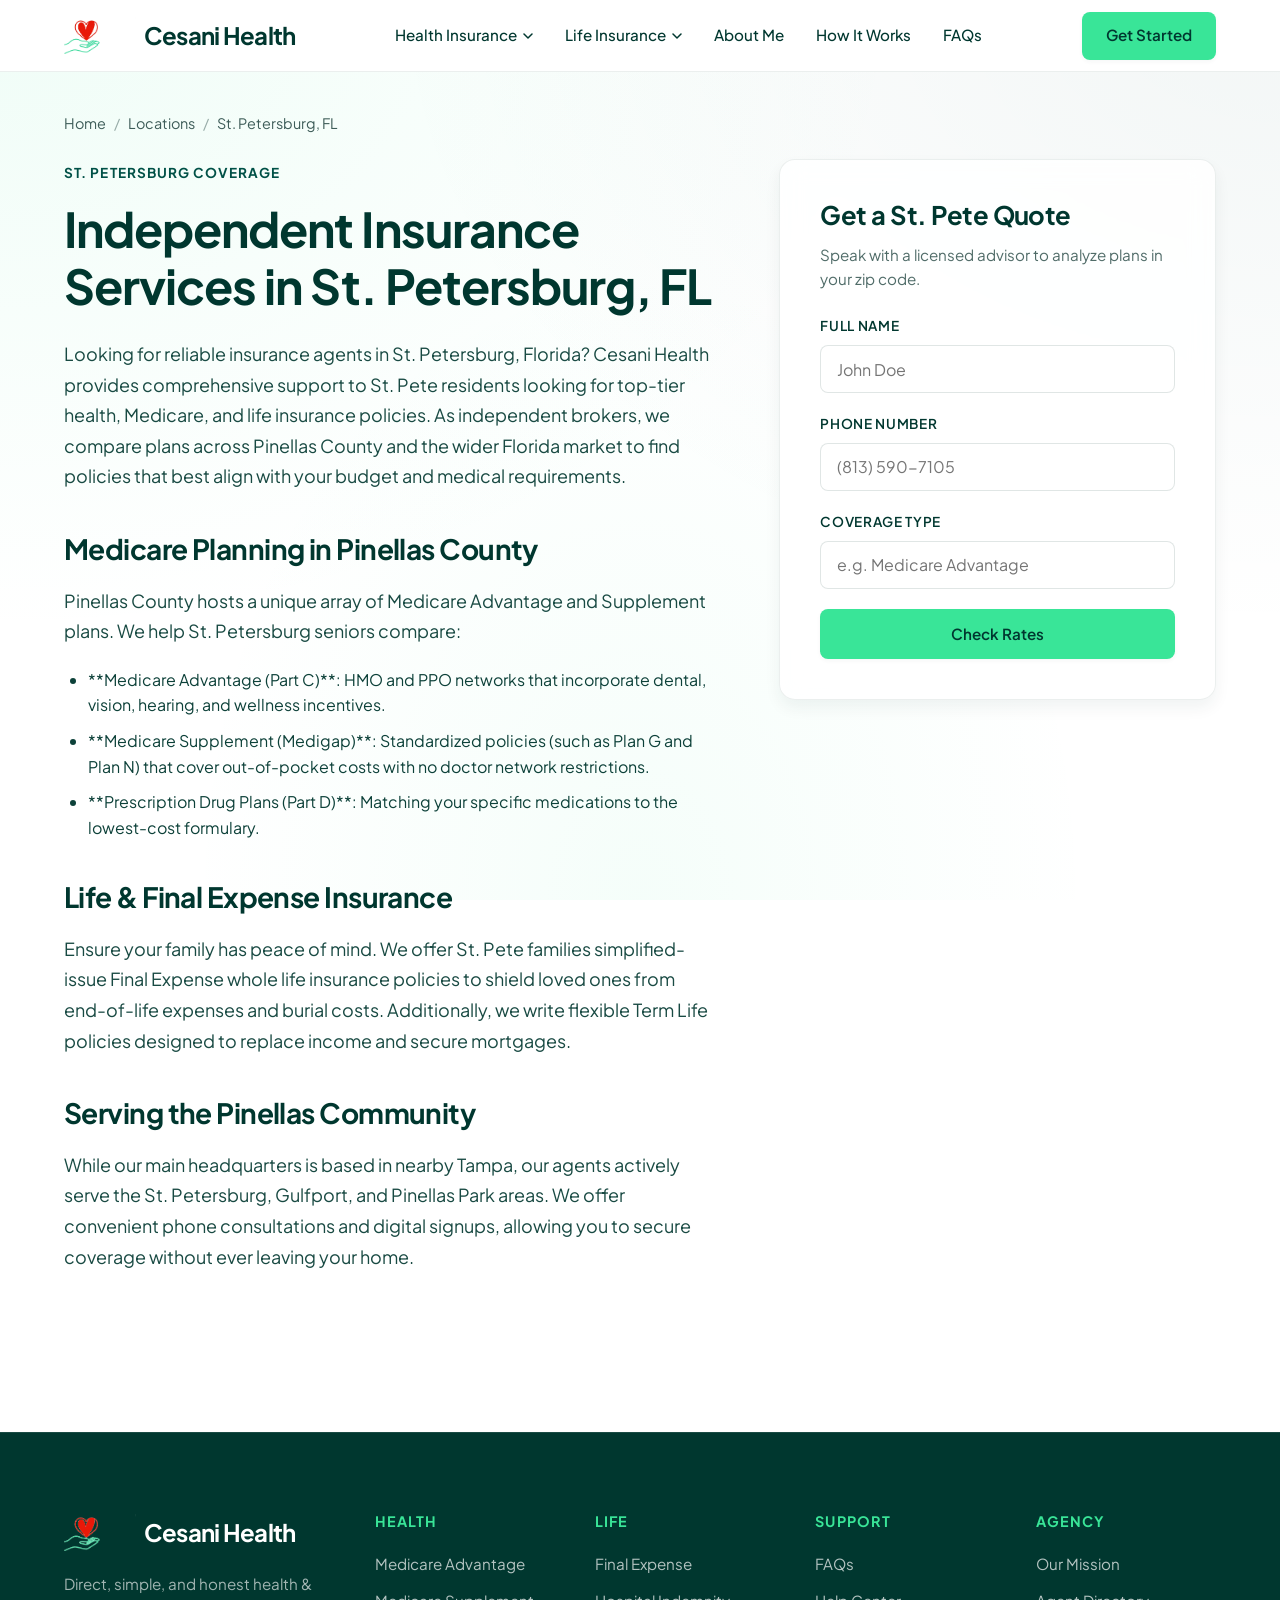
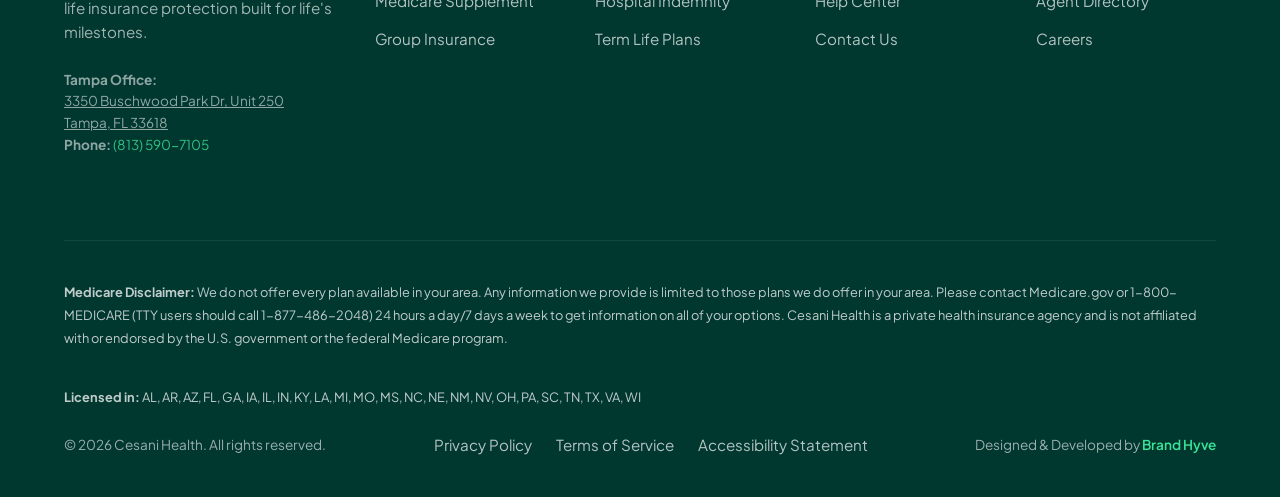
<file: local/st-petersburg-fl.html>
<!DOCTYPE html>
<html lang="en">
<head>
  <meta charset="UTF-8">
  <meta name="viewport" content="width=device-width, initial-scale=1.0">
  <title>Medicare & Life Insurance Agent in St. Petersburg, FL | Cesani Health</title>
  <meta name="description" content="Compare Medicare Advantage, Supplement, and life insurance policies in St. Petersburg, FL with Cesani Health. Get independent plan reviews.">
  <link rel="canonical" href="https://cesanihealth.com/local/st-petersburg-fl">
  <link rel="stylesheet" href="/index.css">
  <link rel="icon" type="image/png" href="/favicon.png">
</head>
<body>

  <!-- HEADER / NAVIGATION -->
  <header class="header">
    <div class="container header__container">
      <a href="/" class="logo" id="header-logo">
        <img src="/logo.png" alt="Cesani Health Logo" class="logo-img">
        Cesani Health
      </a>
      
      <nav class="nav" id="main-nav">
        <ul class="nav__list">
          <li class="nav__item">
            <a href="#" class="nav__link">
              Health Insurance
              <svg width="10" height="6" viewBox="0 0 10 6" fill="none" xmlns="http://www.w3.org/2000/svg">
                <path d="M1 1L5 5L9 1" stroke="currentColor" stroke-width="1.5" stroke-linecap="round" stroke-linejoin="round"/>
              </svg>
            </a>
            <div class="dropdown-menu">
              <div class="dropdown-col">
                <h4 class="dropdown-col__title">Medicare Plans</h4>
                <a href="/medicare-advantage" class="dropdown-link">
                  <span class="dropdown-link__title">Medicare Advantage</span>
                  <span class="dropdown-link__desc">All-in-one plans covering Parts A, B, and D.</span>
                </a>
                <a href="/medicare-supplement" class="dropdown-link">
                  <span class="dropdown-link__title">Medicare Supplement</span>
                  <span class="dropdown-link__desc">Bridge the gap in original Medicare costs.</span>
                </a>
              </div>
              <div class="dropdown-col">
                <h4 class="dropdown-col__title">Group & Individual</h4>
                <a href="/group-benefits" class="dropdown-link">
                  <span class="dropdown-link__title">Group Health Insurance</span>
                  <span class="dropdown-link__desc">Tailored medical plans for small & medium teams.</span>
                </a>
                <a href="/medicare-advantage" class="dropdown-link">
                  <span class="dropdown-link__title">Individual & Family</span>
                  <span class="dropdown-link__desc">Affordable personal health coverage.</span>
                </a>
              </div>
            </div>
          </li>
          <li class="nav__item">
            <a href="#" class="nav__link">
              Life Insurance
              <svg width="10" height="6" viewBox="0 0 10 6" fill="none" xmlns="http://www.w3.org/2000/svg">
                <path d="M1 1L5 5L9 1" stroke="currentColor" stroke-width="1.5" stroke-linecap="round" stroke-linejoin="round"/>
              </svg>
            </a>
            <div class="dropdown-menu">
              <div class="dropdown-col">
                <h4 class="dropdown-col__title">Protection</h4>
                <a href="/life-final-expense" class="dropdown-link">
                  <span class="dropdown-link__title">Final Expense Insurance</span>
                  <span class="dropdown-link__desc">Ensure your family is protected from end-of-life costs.</span>
                </a>
                <a href="/life-final-expense" class="dropdown-link">
                  <span class="dropdown-link__title">Term Life Insurance</span>
                  <span class="dropdown-link__desc">Flexible, high-value coverage for key milestones.</span>
                </a>
              </div>
              <div class="dropdown-col">
                <h4 class="dropdown-col__title">Specialty Plans</h4>
                <a href="/life-final-expense" class="dropdown-link">
                  <span class="dropdown-link__title">Hospital Indemnity</span>
                  <span class="dropdown-link__desc">Cash benefits to offset unexpected hospital stays.</span>
                </a>
              </div>
            </div>
          </li>
          <li class="nav__item">
            <a href="/about" class="nav__link">About Me</a>
          </li>
          <li class="nav__item">
            <a href="/#how-it-works" class="nav__link">How It Works</a>
          </li>
          <li class="nav__item">
            <a href="/#faq" class="nav__link">FAQs</a>
          </li>
        </ul>
      </nav>

      <div class="header__actions">
        <a href="/#contact" class="btn btn--primary">Get Started</a>
      </div>

      <button class="nav-toggle" id="nav-toggle" aria-label="Toggle navigation">
        <span></span>
        <span></span>
        <span></span>
      </button>
    </div>
  </header>

  <main id="main-content">
    <section class="section" style="padding-top: 40px;">
      <div class="container">
        
        <!-- Breadcrumb -->
        <div class="breadcrumb">
          <a href="/">Home</a>
          <span class="breadcrumb-separator">/</span>
          <a href="/about">Locations</a>
          <span class="breadcrumb-separator">/</span>
          <span>St. Petersburg, FL</span>
        </div>

        <div class="content-layout">
          
          <!-- Left Content Block -->
          <div class="text-block">
            <span class="section__tag">St. Petersburg Coverage</span>
            <h1 style="margin-bottom: 24px; font-size: clamp(2rem, 4vw, 3rem);">Independent Insurance Services in St. Petersburg, FL</h1>
            
            <p>
              Looking for reliable insurance agents in St. Petersburg, Florida? Cesani Health provides comprehensive support to St. Pete residents looking for top-tier health, Medicare, and life insurance policies. As independent brokers, we compare plans across Pinellas County and the wider Florida market to find policies that best align with your budget and medical requirements.
            </p>

            <h2 style="font-size: 1.75rem; margin-top: 40px;">Medicare Planning in Pinellas County</h2>
            <p>
              Pinellas County hosts a unique array of Medicare Advantage and Supplement plans. We help St. Petersburg seniors compare:
            </p>
            <ul>
              <li>**Medicare Advantage (Part C)**: HMO and PPO networks that incorporate dental, vision, hearing, and wellness incentives.</li>
              <li>**Medicare Supplement (Medigap)**: Standardized policies (such as Plan G and Plan N) that cover out-of-pocket costs with no doctor network restrictions.</li>
              <li>**Prescription Drug Plans (Part D)**: Matching your specific medications to the lowest-cost formulary.</li>
            </ul>

            <h2 style="font-size: 1.75rem; margin-top: 40px;">Life & Final Expense Insurance</h2>
            <p>
              Ensure your family has peace of mind. We offer St. Pete families simplified-issue Final Expense whole life insurance policies to shield loved ones from end-of-life expenses and burial costs. Additionally, we write flexible Term Life policies designed to replace income and secure mortgages.
            </p>

            <h2 style="font-size: 1.75rem; margin-top: 40px;">Serving the Pinellas Community</h2>
            <p>
              While our main headquarters is based in nearby Tampa, our agents actively serve the St. Petersburg, Gulfport, and Pinellas Park areas. We offer convenient phone consultations and digital signups, allowing you to secure coverage without ever leaving your home.
            </p>
          </div>

          <!-- Right Sidebar Form -->
          <div class="sidebar-box">
            <h3>Get a St. Pete Quote</h3>
            <p>Speak with a licensed advisor to analyze plans in your zip code.</p>
            
            <form action="#" method="POST" onsubmit="event.preventDefault(); alert('Thank you! A St. Petersburg advisor will contact you shortly.');">
              <div class="form-group">
                <label class="form-label" for="stpete-name">Full Name</label>
                <input class="form-input" type="text" id="stpete-name" required placeholder="John Doe">
              </div>
              <div class="form-group">
                <label class="form-label" for="stpete-phone">Phone Number</label>
                <input class="form-input" type="tel" id="stpete-phone" required placeholder="(813) 590-7105">
              </div>
              <div class="form-group">
                <label class="form-label" for="stpete-type">Coverage Type</label>
                <input class="form-input" type="text" id="stpete-type" required placeholder="e.g. Medicare Advantage">
              </div>
              <button class="btn btn--primary" type="submit" style="width: 100%; height: 50px;">Check Rates</button>
            </form>
          </div>

        </div>
      </div>
    </section>
  </main>

  <!-- FOOTER -->
  <footer class="footer">
    <div class="container">
      <div class="footer__grid">
        <div>
          <div class="footer__logo logo">
            <img src="/logo.png" alt="Cesani Health Logo" class="logo-img footer__logo-img">
            Cesani Health
          </div>
          <p class="footer__desc">
            Direct, simple, and honest health & life insurance protection built for life's milestones.
          </p>
          <p class="footer__desc" style="font-size: 0.85rem; opacity: 0.8; margin-top: 12px;">
            <strong>Tampa Office:</strong><br>
            <a href="/local/tampa-fl" style="text-decoration: underline; color: inherit;">
              3350 Buschwood Park Dr, Unit 250<br>
              Tampa, FL 33618
            </a><br>
            <strong>Phone:</strong> <a href="tel:+18135907105" style="color: var(--bright-clover);">(813) 590-7105</a>
          </p>
        </div>

        <div>
          <h4 class="footer__col-title">Health</h4>
          <ul class="footer__list">
            <li class="footer__item"><a href="/medicare-advantage" class="footer__link">Medicare Advantage</a></li>
            <li class="footer__item"><a href="/medicare-supplement" class="footer__link">Medicare Supplement</a></li>
            <li class="footer__item"><a href="/group-benefits" class="footer__link">Group Insurance</a></li>
          </ul>
        </div>

        <div>
          <h4 class="footer__col-title">Life</h4>
          <ul class="footer__list">
            <li class="footer__item"><a href="/life-final-expense" class="footer__link">Final Expense</a></li>
            <li class="footer__item"><a href="/life-final-expense" class="footer__link">Hospital Indemnity</a></li>
            <li class="footer__item"><a href="/life-final-expense" class="footer__link">Term Life Plans</a></li>
          </ul>
        </div>

        <div>
          <h4 class="footer__col-title">Support</h4>
          <ul class="footer__list">
            <li class="footer__item"><a href="/#faq" class="footer__link">FAQs</a></li>
            <li class="footer__item"><a href="/#contact" class="footer__link">Help Center</a></li>
            <li class="footer__item"><a href="/#contact" class="footer__link">Contact Us</a></li>
          </ul>
        </div>

        <div>
          <h4 class="footer__col-title">Agency</h4>
          <ul class="footer__list">
            <li class="footer__item"><a href="/about" class="footer__link">Our Mission</a></li>
            <li class="footer__item"><a href="/about" class="footer__link">Agent Directory</a></li>
            <li class="footer__item"><a href="/about" class="footer__link">Careers</a></li>
          </ul>
        </div>
      </div>

      <div class="footer__bottom">
        <div class="footer__compliance">
          <strong>Medicare Disclaimer:</strong> We do not offer every plan available in your area. Any information we provide is limited to those plans we do offer in your area. Please contact Medicare.gov or 1-800-MEDICARE (TTY users should call 1-877-486-2048) 24 hours a day/7 days a week to get information on all of your options. Cesani Health is a private health insurance agency and is not affiliated with or endorsed by the U.S. government or the federal Medicare program.
        </div>
        <div class="footer__compliance" style="margin-top: 12px;">
          <strong>Licensed in:</strong> AL, AR, AZ, FL, GA, IA, IL, IN, KY, LA, MI, MO, MS, NC, NE, NM, NV, OH, PA, SC, TN, TX, VA, WI
        </div>
        <div class="footer__legal">
          <span>&copy; 2026 Cesani Health. All rights reserved.</span>
          <div class="footer__legal-links">
            <a href="#" class="footer__link">Privacy Policy</a>
            <a href="#" class="footer__link">Terms of Service</a>
            <a href="#" class="footer__link">Accessibility Statement</a>
          </div>
          <span>Designed & Developed by <a href="#" class="brand-hyve-credit">Brand Hyve</a></span>
        </div>
      </div>
    </div>
  </footer>

  <script src="/index.js"></script>
</body>
</html>
</file>
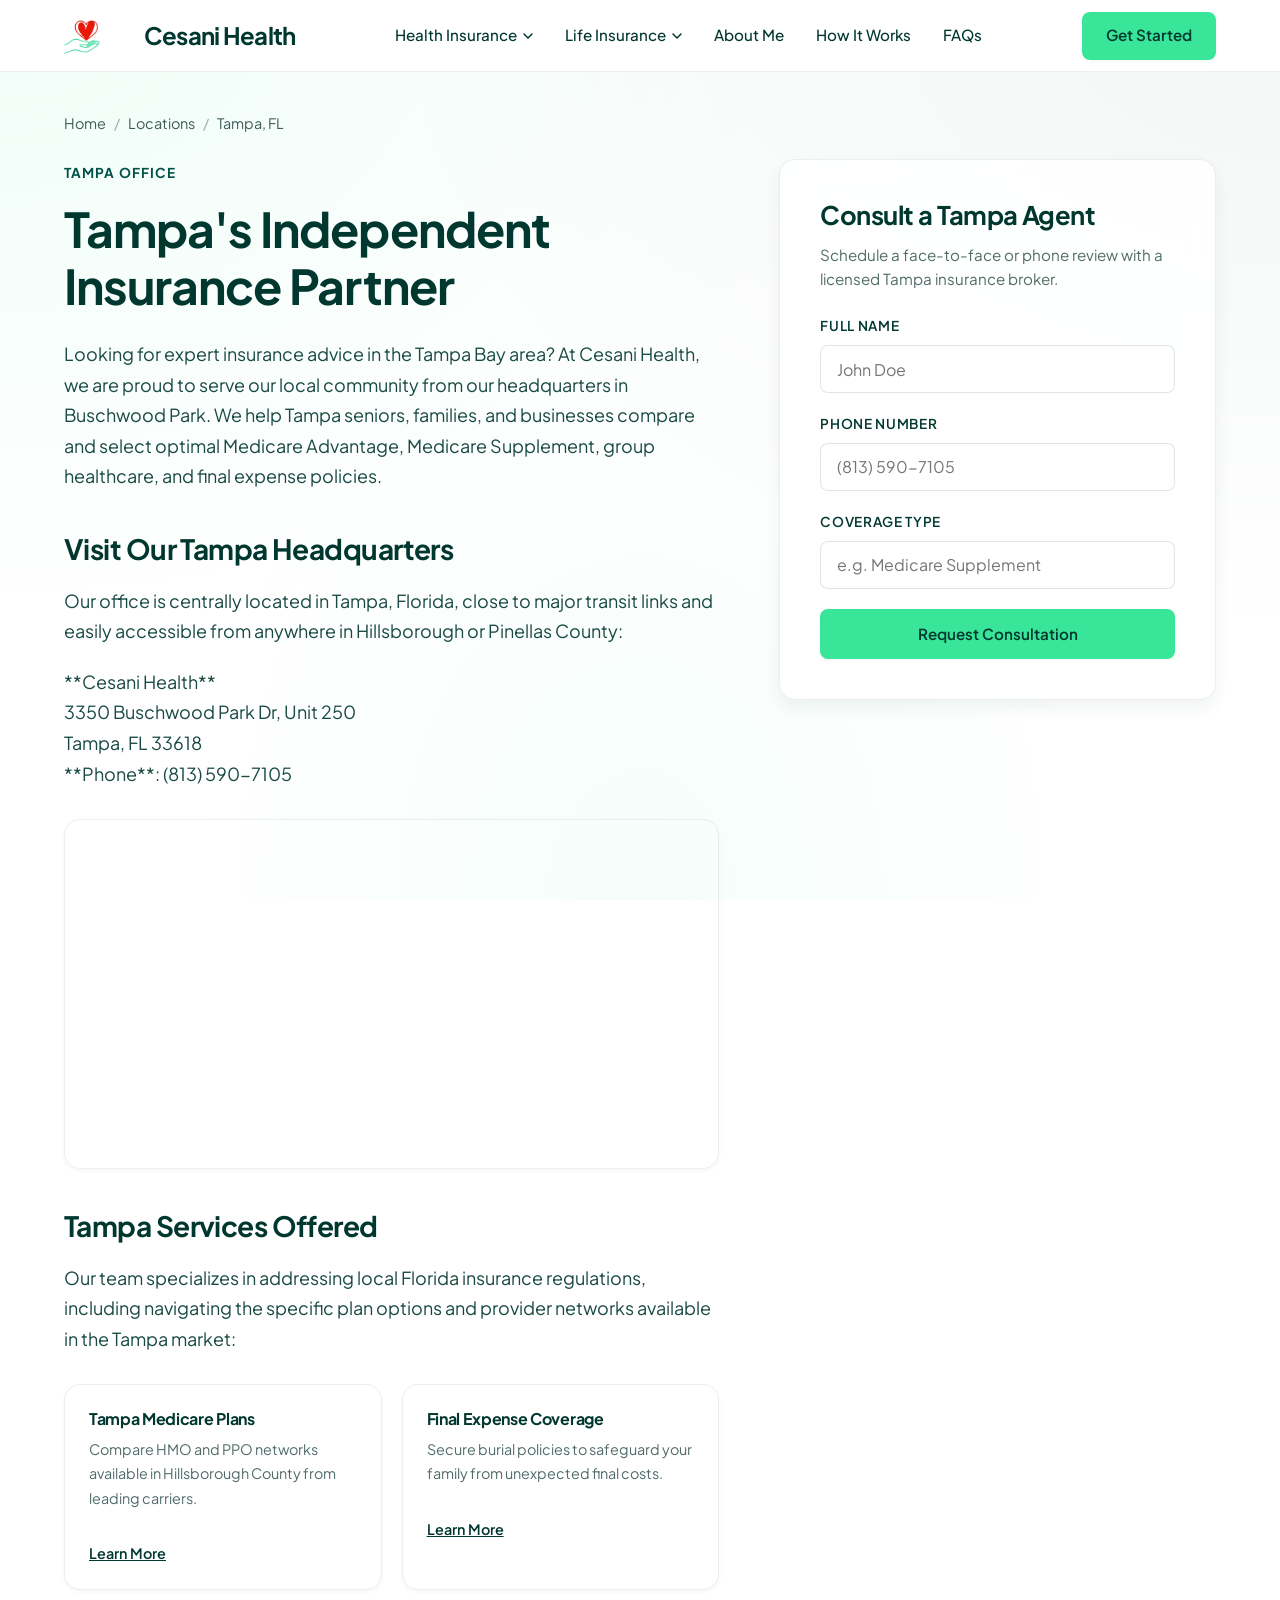
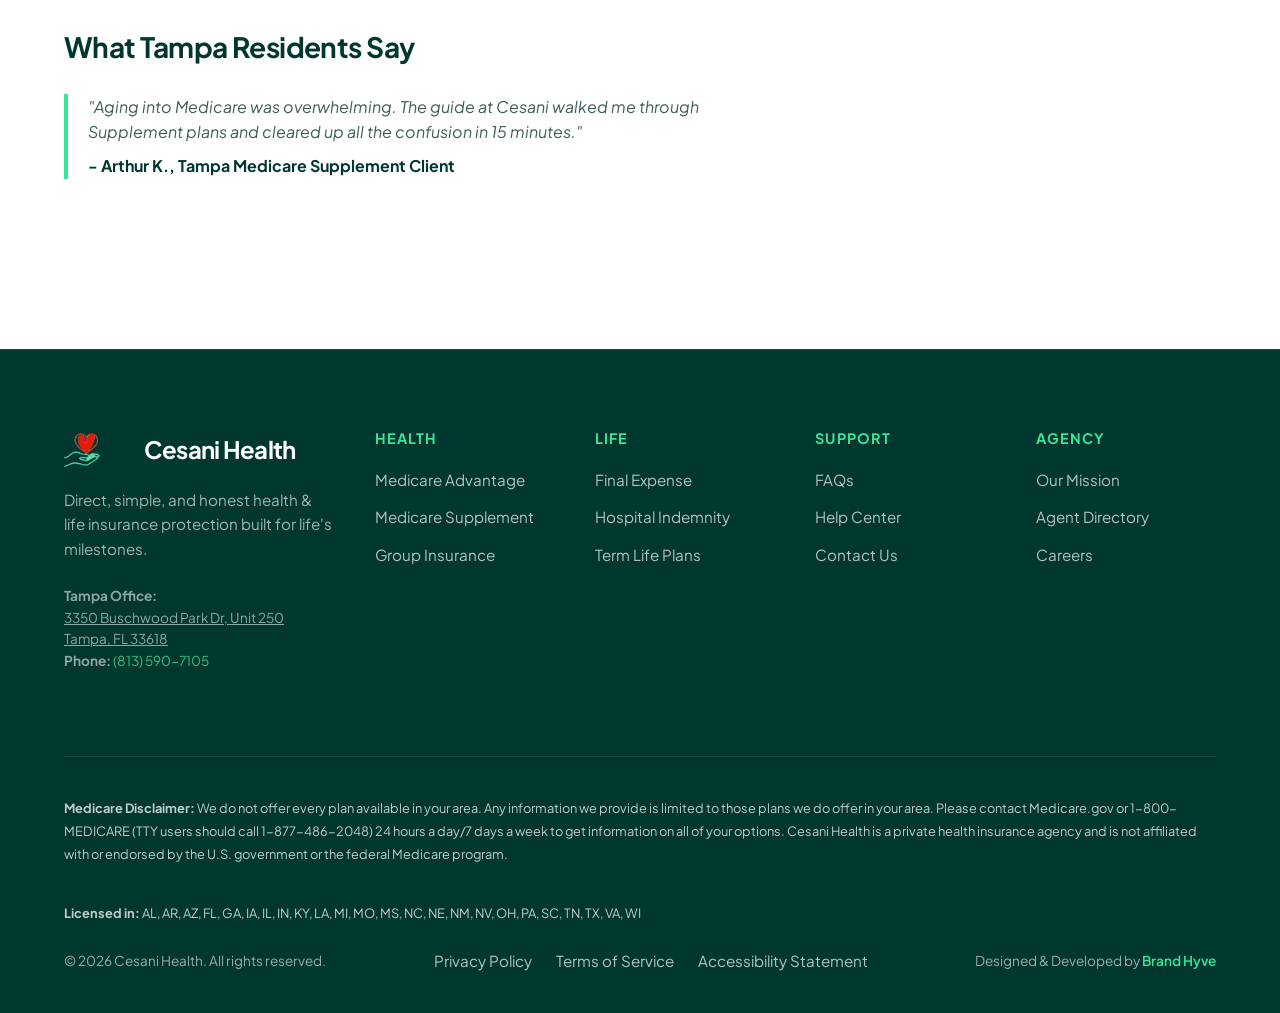
<file: local/tampa-fl.html>
<!DOCTYPE html>
<html lang="en">
<head>
  <meta charset="UTF-8">
  <meta name="viewport" content="width=device-width, initial-scale=1.0">
  <title>Medicare & Life Insurance Agent in Tampa, FL | Cesani Health</title>
  <meta name="description" content="Find the best Medicare Advantage, Supplement, and life insurance plans in Tampa, FL. Visit our local Buschwood Park office or call (813) 590-7105 today.">
  <link rel="canonical" href="https://cesanihealth.com/local/tampa-fl">
  <link rel="stylesheet" href="/index.css">
  <link rel="icon" type="image/png" href="/favicon.png">
  
  <!-- LocalBusiness Schema Markup -->
  <script type="application/ld+json">
  {
    "@context": "https://schema.org",
    "@type": "LocalBusiness",
    "name": "Cesani Health - Tampa Office",
    "image": "https://cesanihealth.com/logo.png",
    "@id": "https://cesanihealth.com/local/tampa-fl/#localbusiness",
    "url": "https://cesanihealth.com/local/tampa-fl",
    "telephone": "(813) 590-7105",
    "priceRange": "$$",
    "address": {
      "@type": "PostalAddress",
      "streetAddress": "3350 Buschwood Park Dr, Unit 250",
      "addressLocality": "Tampa",
      "addressRegion": "FL",
      "postalCode": "33618",
      "addressCountry": "US"
    },
    "geo": {
      "@type": "GeoCoordinates",
      "latitude": 28.031526,
      "longitude": -82.493529
    },
    "openingHoursSpecification": {
      "@type": "OpeningHoursSpecification",
      "dayOfWeek": [
        "Monday",
        "Tuesday",
        "Wednesday",
        "Thursday",
        "Friday"
      ],
      "opens": "09:00",
      "closes": "17:00"
    }
  }
  </script>
</head>
<body>

  <!-- HEADER / NAVIGATION -->
  <header class="header">
    <div class="container header__container">
      <a href="/" class="logo" id="header-logo">
        <img src="/logo.png" alt="Cesani Health Logo" class="logo-img">
        Cesani Health
      </a>
      
      <nav class="nav" id="main-nav">
        <ul class="nav__list">
          <li class="nav__item">
            <a href="#" class="nav__link">
              Health Insurance
              <svg width="10" height="6" viewBox="0 0 10 6" fill="none" xmlns="http://www.w3.org/2000/svg">
                <path d="M1 1L5 5L9 1" stroke="currentColor" stroke-width="1.5" stroke-linecap="round" stroke-linejoin="round"/>
              </svg>
            </a>
            <div class="dropdown-menu">
              <div class="dropdown-col">
                <h4 class="dropdown-col__title">Medicare Plans</h4>
                <a href="/medicare-advantage" class="dropdown-link">
                  <span class="dropdown-link__title">Medicare Advantage</span>
                  <span class="dropdown-link__desc">All-in-one plans covering Parts A, B, and D.</span>
                </a>
                <a href="/medicare-supplement" class="dropdown-link">
                  <span class="dropdown-link__title">Medicare Supplement</span>
                  <span class="dropdown-link__desc">Bridge the gap in original Medicare costs.</span>
                </a>
              </div>
              <div class="dropdown-col">
                <h4 class="dropdown-col__title">Group & Individual</h4>
                <a href="/group-benefits" class="dropdown-link">
                  <span class="dropdown-link__title">Group Health Insurance</span>
                  <span class="dropdown-link__desc">Tailored medical plans for small & medium teams.</span>
                </a>
                <a href="/medicare-advantage" class="dropdown-link">
                  <span class="dropdown-link__title">Individual & Family</span>
                  <span class="dropdown-link__desc">Affordable personal health coverage.</span>
                </a>
              </div>
            </div>
          </li>
          <li class="nav__item">
            <a href="#" class="nav__link">
              Life Insurance
              <svg width="10" height="6" viewBox="0 0 10 6" fill="none" xmlns="http://www.w3.org/2000/svg">
                <path d="M1 1L5 5L9 1" stroke="currentColor" stroke-width="1.5" stroke-linecap="round" stroke-linejoin="round"/>
              </svg>
            </a>
            <div class="dropdown-menu">
              <div class="dropdown-col">
                <h4 class="dropdown-col__title">Protection</h4>
                <a href="/life-final-expense" class="dropdown-link">
                  <span class="dropdown-link__title">Final Expense Insurance</span>
                  <span class="dropdown-link__desc">Ensure your family is protected from end-of-life costs.</span>
                </a>
                <a href="/life-final-expense" class="dropdown-link">
                  <span class="dropdown-link__title">Term Life Insurance</span>
                  <span class="dropdown-link__desc">Flexible, high-value coverage for key milestones.</span>
                </a>
              </div>
              <div class="dropdown-col">
                <h4 class="dropdown-col__title">Specialty Plans</h4>
                <a href="/life-final-expense" class="dropdown-link">
                  <span class="dropdown-link__title">Hospital Indemnity</span>
                  <span class="dropdown-link__desc">Cash benefits to offset unexpected hospital stays.</span>
                </a>
              </div>
            </div>
          </li>
          <li class="nav__item">
            <a href="/about" class="nav__link">About Me</a>
          </li>
          <li class="nav__item">
            <a href="/#how-it-works" class="nav__link">How It Works</a>
          </li>
          <li class="nav__item">
            <a href="/#faq" class="nav__link">FAQs</a>
          </li>
        </ul>
      </nav>

      <div class="header__actions">
        <a href="/#contact" class="btn btn--primary">Get Started</a>
      </div>

      <button class="nav-toggle" id="nav-toggle" aria-label="Toggle navigation">
        <span></span>
        <span></span>
        <span></span>
      </button>
    </div>
  </header>

  <main id="main-content">
    <section class="section" style="padding-top: 40px;">
      <div class="container">
        
        <!-- Breadcrumb -->
        <div class="breadcrumb">
          <a href="/">Home</a>
          <span class="breadcrumb-separator">/</span>
          <a href="/about">Locations</a>
          <span class="breadcrumb-separator">/</span>
          <span>Tampa, FL</span>
        </div>

        <div class="content-layout">
          
          <!-- Left Content Block -->
          <div class="text-block">
            <span class="section__tag">Tampa Office</span>
            <h1 style="margin-bottom: 24px; font-size: clamp(2rem, 4vw, 3rem);">Tampa's Independent Insurance Partner</h1>
            
            <p>
              Looking for expert insurance advice in the Tampa Bay area? At Cesani Health, we are proud to serve our local community from our headquarters in Buschwood Park. We help Tampa seniors, families, and businesses compare and select optimal Medicare Advantage, Medicare Supplement, group healthcare, and final expense policies.
            </p>

            <h2 style="font-size: 1.75rem; margin-top: 40px;">Visit Our Tampa Headquarters</h2>
            <p>
              Our office is centrally located in Tampa, Florida, close to major transit links and easily accessible from anywhere in Hillsborough or Pinellas County:
            </p>
            <p>
              **Cesani Health**<br>
              3350 Buschwood Park Dr, Unit 250<br>
              Tampa, FL 33618<br>
              **Phone**: <a href="tel:+18135907105">(813) 590-7105</a>
            </p>

            <!-- Responsive Google Map -->
            <div class="local-map-wrapper">
              <iframe 
                src="https://www.google.com/maps/embed?pb=!1m18!1m12!1m3!1d3520.6558296766055!2d-82.4935292!3d28.031526!2m3!1f0!2f0!3f0!3m2!1i1024!2i768!4f13.1!3m3!1m2!1s0x88c2c6bf3eead5c5%3A0x1d30c5e7b233ad1d!2s3350%20Buschwood%20Park%20Dr%20%23250%2C%20Tampa%2C%20FL%2033618!5e0!3m2!1sen!2sus!4v1700000000000!5m2!1sen!2sus"
                allowfullscreen="" 
                loading="lazy" 
                referrerpolicy="no-referrer-when-downgrade">
              </iframe>
            </div>

            <h2 style="font-size: 1.75rem; margin-top: 40px;">Tampa Services Offered</h2>
            <p>
              Our team specializes in addressing local Florida insurance regulations, including navigating the specific plan options and provider networks available in the Tampa market:
            </p>
            
            <div class="local-card-grid">
              <div class="card" style="padding: 24px;">
                <h4 style="margin-bottom: 8px;">Tampa Medicare Plans</h4>
                <p style="font-size: 0.9rem; color: var(--text-muted);">Compare HMO and PPO networks available in Hillsborough County from leading carriers.</p>
                <a href="/medicare-advantage" style="font-size: 0.9rem; font-weight: 600; text-decoration: underline; margin-top: 12px; display: inline-block;">Learn More</a>
              </div>
              <div class="card" style="padding: 24px;">
                <h4 style="margin-bottom: 8px;">Final Expense Coverage</h4>
                <p style="font-size: 0.9rem; color: var(--text-muted);">Secure burial policies to safeguard your family from unexpected final costs.</p>
                <a href="/life-final-expense" style="font-size: 0.9rem; font-weight: 600; text-decoration: underline; margin-top: 12px; display: inline-block;">Learn More</a>
              </div>
            </div>

            <h2 style="font-size: 1.75rem; margin-top: 40px;">What Tampa Residents Say</h2>
            <blockquote style="border-left: 4px solid var(--bright-clover); padding-left: 20px; font-style: italic; margin: 30px 0; color: var(--text-muted);">
              "Aging into Medicare was overwhelming. The guide at Cesani walked me through Supplement plans and cleared up all the confusion in 15 minutes."
              <cite style="display: block; font-style: normal; font-weight: 700; margin-top: 8px; color: var(--night-100);">- Arthur K., Tampa Medicare Supplement Client</cite>
            </blockquote>
          </div>

          <!-- Right Sidebar Form -->
          <div class="sidebar-box">
            <h3>Consult a Tampa Agent</h3>
            <p>Schedule a face-to-face or phone review with a licensed Tampa insurance broker.</p>
            
            <form action="#" method="POST" onsubmit="event.preventDefault(); alert('Thank you! A Tampa agent will contact you shortly.');">
              <div class="form-group">
                <label class="form-label" for="tampa-name">Full Name</label>
                <input class="form-input" type="text" id="tampa-name" required placeholder="John Doe">
              </div>
              <div class="form-group">
                <label class="form-label" for="tampa-phone">Phone Number</label>
                <input class="form-input" type="tel" id="tampa-phone" required placeholder="(813) 590-7105">
              </div>
              <div class="form-group">
                <label class="form-label" for="tampa-type">Coverage Type</label>
                <input class="form-input" type="text" id="tampa-type" required placeholder="e.g. Medicare Supplement">
              </div>
              <button class="btn btn--primary" type="submit" style="width: 100%; height: 50px;">Request Consultation</button>
            </form>
          </div>

        </div>
      </div>
    </section>
  </main>

  <!-- FOOTER -->
  <footer class="footer">
    <div class="container">
      <div class="footer__grid">
        <div>
          <div class="footer__logo logo">
            <img src="/logo.png" alt="Cesani Health Logo" class="logo-img footer__logo-img">
            Cesani Health
          </div>
          <p class="footer__desc">
            Direct, simple, and honest health & life insurance protection built for life's milestones.
          </p>
          <p class="footer__desc" style="font-size: 0.85rem; opacity: 0.8; margin-top: 12px;">
            <strong>Tampa Office:</strong><br>
            <a href="/local/tampa-fl" style="text-decoration: underline; color: inherit;">
              3350 Buschwood Park Dr, Unit 250<br>
              Tampa, FL 33618
            </a><br>
            <strong>Phone:</strong> <a href="tel:+18135907105" style="color: var(--bright-clover);">(813) 590-7105</a>
          </p>
        </div>

        <div>
          <h4 class="footer__col-title">Health</h4>
          <ul class="footer__list">
            <li class="footer__item"><a href="/medicare-advantage" class="footer__link">Medicare Advantage</a></li>
            <li class="footer__item"><a href="/medicare-supplement" class="footer__link">Medicare Supplement</a></li>
            <li class="footer__item"><a href="/group-benefits" class="footer__link">Group Insurance</a></li>
          </ul>
        </div>

        <div>
          <h4 class="footer__col-title">Life</h4>
          <ul class="footer__list">
            <li class="footer__item"><a href="/life-final-expense" class="footer__link">Final Expense</a></li>
            <li class="footer__item"><a href="/life-final-expense" class="footer__link">Hospital Indemnity</a></li>
            <li class="footer__item"><a href="/life-final-expense" class="footer__link">Term Life Plans</a></li>
          </ul>
        </div>

        <div>
          <h4 class="footer__col-title">Support</h4>
          <ul class="footer__list">
            <li class="footer__item"><a href="/#faq" class="footer__link">FAQs</a></li>
            <li class="footer__item"><a href="/#contact" class="footer__link">Help Center</a></li>
            <li class="footer__item"><a href="/#contact" class="footer__link">Contact Us</a></li>
          </ul>
        </div>

        <div>
          <h4 class="footer__col-title">Agency</h4>
          <ul class="footer__list">
            <li class="footer__item"><a href="/about" class="footer__link">Our Mission</a></li>
            <li class="footer__item"><a href="/about" class="footer__link">Agent Directory</a></li>
            <li class="footer__item"><a href="/about" class="footer__link">Careers</a></li>
          </ul>
        </div>
      </div>

      <div class="footer__bottom">
        <div class="footer__compliance">
          <strong>Medicare Disclaimer:</strong> We do not offer every plan available in your area. Any information we provide is limited to those plans we do offer in your area. Please contact Medicare.gov or 1-800-MEDICARE (TTY users should call 1-877-486-2048) 24 hours a day/7 days a week to get information on all of your options. Cesani Health is a private health insurance agency and is not affiliated with or endorsed by the U.S. government or the federal Medicare program.
        </div>
        <div class="footer__compliance" style="margin-top: 12px;">
          <strong>Licensed in:</strong> AL, AR, AZ, FL, GA, IA, IL, IN, KY, LA, MI, MO, MS, NC, NE, NM, NV, OH, PA, SC, TN, TX, VA, WI
        </div>
        <div class="footer__legal">
          <span>&copy; 2026 Cesani Health. All rights reserved.</span>
          <div class="footer__legal-links">
            <a href="#" class="footer__link">Privacy Policy</a>
            <a href="#" class="footer__link">Terms of Service</a>
            <a href="#" class="footer__link">Accessibility Statement</a>
          </div>
          <span>Designed & Developed by <a href="#" class="brand-hyve-credit">Brand Hyve</a></span>
        </div>
      </div>
    </div>
  </footer>

  <script src="/index.js"></script>
</body>
</html>
</file>
<file: index.css>
@import url('https://fonts.googleapis.com/css2?family=Plus+Jakarta+Sans:wght@400;500;600;700&display=swap');

/* DESIGN SYSTEM TOKENS */
:root {
  /* Colors - Ethos high-contrast organic palette */
  --night-100: #00372F;        /* Deep cypress: main brand, primary text, footer */
  --bright-clover: #39E598;    /* Bright clover: CTA button background */
  --mint-clover: #46F1A4;      /* Mint clover: CTA button hover */
  --forest-green: #005147;     /* Forest green: secondary buttons/hover states */
  --night-5: #F4F7F6;          /* Off-white: cards, borders, sections */
  --white: #FFFFFF;
  --text-muted: #3D5C58;       /* Muted teal for secondary labels - updated for contrast */

  /* Typography */
  --font-family: 'Plus Jakarta Sans', -apple-system, BlinkMacSystemFont, 'Segoe UI', Roboto, sans-serif;
  
  /* Radii */
  --radius-sm: 4px;
  --radius-md: 8px;
  --radius-lg: 16px;
  --radius-full: 9999px;
  
  /* Shadows */
  --shadow-sm: 0 2px 4px rgba(0, 55, 47, 0.04);
  --shadow-md: 0 8px 16px rgba(0, 55, 47, 0.06);
  --shadow-lg: 0 16px 32px rgba(0, 55, 47, 0.1);
  --shadow-cta: 0 4px 14px rgba(57, 229, 152, 0.4);
  --shadow-cta-hover: 0 6px 20px rgba(70, 241, 164, 0.6);

  /* Transitions */
  --transition-fast: 0.2s ease;
  --transition-normal: 0.3s ease;
}

/* BASE STYLES */
* {
  box-sizing: border-box;
  margin: 0;
  padding: 0;
}

html {
  font-family: var(--font-family);
  color: var(--night-100);
  background-color: var(--white);
  scroll-behavior: smooth;
  -webkit-font-smoothing: antialiased;
}

body {
  overflow-x: hidden;
  line-height: 1.6;
  background-color: var(--white);
  background-image: 
    radial-gradient(at 0% 0%, rgba(57, 229, 152, 0.08) 0px, transparent 50%),
    radial-gradient(at 100% 0%, rgba(0, 81, 71, 0.05) 0px, transparent 50%),
    radial-gradient(at 50% 100%, rgba(57, 229, 152, 0.05) 0px, transparent 50%);
  background-attachment: fixed;
}

a {
  color: inherit;
  text-decoration: none;
  transition: var(--transition-fast);
}

button {
  font-family: var(--font-family);
  border: none;
  background: none;
  cursor: pointer;
  transition: var(--transition-fast);
}

/* TYPOGRAPHY UTILITIES */
h1, h2, h3, h4 {
  font-weight: 700;
  line-height: 1.2;
  letter-spacing: -0.02em;
}

h1 {
  font-size: clamp(2.5rem, 5vw, 4rem);
}

h2 {
  font-size: clamp(2rem, 3.5vw, 2.75rem);
}

h3 {
  font-size: clamp(1.25rem, 2vw, 1.75rem);
}

p {
  font-size: 1.125rem;
  font-weight: 400;
  color: var(--night-100);
  opacity: 0.9;
}

.text-center { text-align: center; }

/* CONTAINER */
.container {
  max-width: 1200px;
  margin: 0 auto;
  padding: 0 24px;
  width: 100%;
}

/* HEADER / NAVIGATION */
.header {
  position: sticky;
  top: 0;
  height: 72px;
  background-color: rgba(255, 255, 255, 0.95);
  backdrop-filter: blur(8px);
  border-bottom: 1px solid rgba(0, 55, 47, 0.08);
  z-index: 1000;
  display: flex;
  align-items: center;
}

.header__container {
  display: flex;
  justify-content: space-between;
  align-items: center;
}

.logo {
  font-size: 1.5rem;
  font-weight: 700;
  letter-spacing: -0.03em;
  color: var(--night-100);
  display: flex;
  align-items: center;
  gap: 8px;
}

.logo-img {
  height: 37px;
  width: auto;
  display: block;
}

.nav {
  display: flex;
  gap: 32px;
  align-items: center;
}

.nav__list {
  display: flex;
  list-style: none;
  gap: 32px;
  align-items: center;
}

.nav__item {
  position: relative;
}

.nav__link {
  font-weight: 500;
  font-size: 0.95rem;
  color: var(--night-100);
  padding: 8px 0;
  display: flex;
  align-items: center;
  gap: 6px;
}

.nav__link:hover {
  color: var(--forest-green);
}

.nav__link svg {
  transition: transform var(--transition-fast);
}

.nav__item:hover .nav__link svg {
  transform: rotate(180deg);
}

/* MEGA MENU / DROPDOWN */
.dropdown-menu {
  position: absolute;
  top: 100%;
  left: 50%;
  transform: translateX(-50%) translateY(10px);
  width: 500px;
  background: rgba(255, 255, 255, 0.85);
  backdrop-filter: blur(16px);
  -webkit-backdrop-filter: blur(16px);
  border: 1px solid rgba(0, 55, 47, 0.08);
  border-radius: var(--radius-lg);
  box-shadow: var(--shadow-lg);
  padding: 24px;
  display: grid;
  grid-template-columns: 1fr 1fr;
  gap: 16px;
  opacity: 0;
  visibility: hidden;
  transition: all var(--transition-fast);
  z-index: 100;
}

.nav__item:hover .dropdown-menu {
  opacity: 1;
  visibility: visible;
  transform: translateX(-50%) translateY(0);
}

.dropdown-col__title {
  font-size: 0.85rem;
  text-transform: uppercase;
  letter-spacing: 0.05em;
  color: var(--text-muted);
  margin-bottom: 12px;
  font-weight: 700;
}

.dropdown-link {
  display: flex;
  flex-direction: column;
  padding: 10px;
  border-radius: var(--radius-md);
}

.dropdown-link:hover {
  background-color: var(--night-5);
}

.dropdown-link__title {
  font-weight: 600;
  font-size: 0.95rem;
  color: var(--night-100);
}

.dropdown-link__desc {
  font-size: 0.8rem;
  color: var(--text-muted);
  margin-top: 2px;
}

.header__actions {
  display: flex;
  align-items: center;
  gap: 16px;
}

/* BUTTONS */
.btn {
  display: inline-flex;
  align-items: center;
  justify-content: center;
  padding: 0 24px;
  height: 48px;
  border-radius: var(--radius-md);
  font-weight: 600;
  font-size: 0.95rem;
  white-space: nowrap;
  transition: all var(--transition-fast);
}

.btn--primary {
  background-color: var(--bright-clover);
  color: var(--night-100);
  box-shadow: var(--shadow-sm);
}

.btn--primary:hover {
  background-color: var(--mint-clover);
  box-shadow: var(--shadow-cta-hover);
  transform: translateY(-1px);
}

.btn--secondary {
  border: 1.5px solid var(--night-100);
  color: var(--night-100);
}

.btn--secondary:hover {
  background-color: var(--night-100);
  color: var(--white);
}

.btn--text {
  font-weight: 500;
  color: var(--night-100);
}

.btn--text:hover {
  color: var(--forest-green);
}

/* MOBILE NAV TOGGLE */
.nav-toggle {
  display: none;
  flex-direction: column;
  gap: 6px;
  width: 30px;
  height: 30px;
  justify-content: center;
}

.nav-toggle span {
  width: 100%;
  height: 2px;
  background-color: var(--night-100);
  transition: var(--transition-fast);
}

/* HERO SECTION */
.hero {
  padding: 80px 0 100px;
  background-color: var(--white);
  position: relative;
  overflow: hidden;
}

.hero::after {
  content: '';
  position: absolute;
  bottom: 0;
  left: 0;
  right: 0;
  height: 200px;
  background: linear-gradient(to bottom, rgba(244,247,246,0), rgba(244,247,246,1));
  pointer-events: none;
}

.hero__grid {
  display: grid;
  grid-template-columns: 1.1fr 0.9fr;
  gap: 60px;
  align-items: center;
}

.hero__badge {
  display: inline-flex;
  align-items: center;
  gap: 8px;
  background-color: var(--night-5);
  padding: 6px 16px;
  border-radius: var(--radius-full);
  font-size: 0.875rem;
  font-weight: 500;
  margin-bottom: 24px;
  border: 1px solid rgba(0, 55, 47, 0.06);
}

.hero__badge-dot {
  width: 8px;
  height: 8px;
  background-color: var(--bright-clover);
  border-radius: 50%;
  display: inline-block;
}

.hero__title {
  background: linear-gradient(135deg, var(--night-100) 30%, var(--forest-green) 65%, var(--bright-clover) 100%);
  -webkit-background-clip: text;
  -webkit-text-fill-color: transparent;
  background-clip: text;
  margin-bottom: 24px;
}

.hero__desc {
  margin-bottom: 40px;
  font-size: 1.25rem;
  color: var(--night-100);
  opacity: 0.85;
}

.hero__ctas {
  display: flex;
  gap: 16px;
  margin-bottom: 48px;
}

.hero__trust {
  display: flex;
  align-items: center;
  gap: 24px;
}

.hero__stars {
  display: flex;
  gap: 4px;
  color: #FFC107;
}

.hero__trust-text {
  font-size: 0.9rem;
  font-weight: 500;
  color: var(--text-muted);
}

/* HERO VISUAL (Premium Illustration) */
.hero__visual-image {
  position: relative;
  border-radius: var(--radius-lg);
  overflow: hidden;
  box-shadow: var(--shadow-lg);
  display: flex;
  justify-content: center;
  align-items: center;
  background-color: var(--night-5);
  border: 1px solid rgba(0, 55, 47, 0.08);
  animation: float 6s ease-in-out infinite;
}

@keyframes float {
  0% { transform: translateY(0px); }
  50% { transform: translateY(-12px); }
  100% { transform: translateY(0px); }
}

.hero__image {
  width: 100%;
  height: auto;
  object-fit: cover;
  display: block;
  border-radius: var(--radius-lg);
  transition: transform var(--transition-normal);
}

.hero__image:hover {
  transform: scale(1.02);
}

/* TRUST BAR TICKER */
.trust-bar {
  background-color: var(--night-5);
  padding: 24px 0;
  border-top: 1px solid rgba(0, 55, 47, 0.06);
  border-bottom: 1px solid rgba(0, 55, 47, 0.06);
  overflow: hidden;
}

.trust-bar__container {
  display: flex;
  flex-direction: column;
  align-items: center;
  gap: 16px;
}

.trust-bar__marquee {
  width: 100vw;
  margin-left: calc(-50vw + 50%);
  margin-right: calc(-50vw + 50%);
  position: relative;
  display: flex;
  overflow: hidden;
  user-select: none;
  gap: 48px;
}

.trust-bar__marquee::before, .trust-bar__marquee::after {
  content: "";
  position: absolute;
  top: 0;
  width: 150px;
  height: 100%;
  z-index: 2;
  pointer-events: none;
}

.trust-bar__marquee::before {
  left: 0;
  background: linear-gradient(to right, var(--night-5) 0%, transparent 100%);
}

.trust-bar__marquee::after {
  right: 0;
  background: linear-gradient(to left, var(--night-5) 0%, transparent 100%);
}

.trust-bar__track {
  flex-shrink: 0;
  display: flex;
  justify-content: space-around;
  align-items: center;
  min-width: 100%;
  gap: 48px;
  animation: marquee 35s linear infinite;
}

.trust-logo {
  font-weight: 700;
  font-size: 1.2rem;
  color: var(--night-100);
  opacity: 0.35;
  letter-spacing: -0.02em;
  white-space: nowrap;
}

@keyframes marquee {
  0% { transform: translateX(0); }
  100% { transform: translateX(calc(-100% - 48px)); }
}

/* SECTION UTILITIES */
.section {
  padding: 100px 0;
}

.section--bg {
  background-color: var(--night-5);
}

.section__header {
  max-width: 700px;
  margin: 0 auto 60px;
}

.section__tag {
  display: inline-block;
  color: var(--forest-green);
  font-size: 0.85rem;
  text-transform: uppercase;
  letter-spacing: 0.08em;
  font-weight: 700;
  margin-bottom: 16px;
}

.section__title {
  margin-bottom: 16px;
}

/* BENEFITS & COVERAGE GRID */
.grid-3 {
  display: grid;
  grid-template-columns: repeat(3, 1fr);
  gap: 32px;
}

.card {
  background: rgba(255, 255, 255, 0.75);
  backdrop-filter: blur(12px);
  -webkit-backdrop-filter: blur(12px);
  border: 1px solid rgba(0, 55, 47, 0.08);
  border-radius: var(--radius-lg);
  padding: 40px;
  box-shadow: var(--shadow-sm);
  transition: all var(--transition-normal);
  display: flex;
  flex-direction: column;
}

.card:hover {
  transform: translateY(-8px);
  background: rgba(255, 255, 255, 0.95);
  box-shadow: var(--shadow-lg), 0 0 24px rgba(57, 229, 152, 0.18);
  border-color: var(--bright-clover);
}

.card__icon {
  width: 56px;
  height: 56px;
  background-color: var(--night-5);
  border-radius: var(--radius-md);
  display: flex;
  align-items: center;
  justify-content: center;
  color: var(--night-100);
  margin-bottom: 28px;
  font-weight: 700;
  transition: var(--transition-fast);
}

.card:hover .card__icon {
  background-color: var(--bright-clover);
}

.card__title {
  margin-bottom: 16px;
  font-size: 1.35rem;
}

.card__desc {
  font-size: 1rem;
  color: var(--text-muted);
  margin-bottom: 24px;
  flex-grow: 1;
}

.card__link {
  font-weight: 600;
  display: inline-flex;
  align-items: center;
  gap: 8px;
  color: var(--night-100);
}

.card__link svg {
  transition: transform var(--transition-fast);
}

.card:hover .card__link svg {
  transform: translateX(4px);
}

/* PROCESS SLIDER / INTERACTIVE CAROUSEL */
.slider {
  background: var(--night-100);
  border-radius: var(--radius-lg);
  padding: 60px;
  color: var(--white);
  position: relative;
  overflow: hidden;
  box-shadow: var(--shadow-lg);
}

.slider__grid {
  display: grid;
  grid-template-columns: 1.2fr 0.8fr;
  gap: 60px;
  align-items: center;
}

.slider__indicator {
  display: flex;
  align-items: center;
  gap: 16px;
  margin-bottom: 32px;
}

.stepper {
  position: relative;
  display: flex;
  justify-content: space-between;
  align-items: center;
  width: 280px;
  margin-right: 16px;
}

.stepper__line {
  position: absolute;
  top: 14px;
  left: 0;
  right: 0;
  height: 2px;
  background: rgba(255, 255, 255, 0.15);
  z-index: 1;
}

.stepper__progress {
  position: absolute;
  top: 0;
  left: 0;
  height: 100%;
  width: 0%;
  background: var(--bright-clover);
  box-shadow: 0 0 8px var(--bright-clover);
  transition: width var(--transition-normal);
}

.stepper__step {
  position: relative;
  z-index: 2;
  display: flex;
  flex-direction: column;
  align-items: center;
  cursor: pointer;
}

.stepper__num {
  width: 30px;
  height: 30px;
  border-radius: 50%;
  background: var(--night-100);
  border: 2px solid rgba(255, 255, 255, 0.2);
  color: rgba(255, 255, 255, 0.6);
  font-size: 0.85rem;
  font-weight: 700;
  display: flex;
  align-items: center;
  justify-content: center;
  transition: all var(--transition-normal);
}

.stepper__label {
  font-size: 0.75rem;
  font-weight: 600;
  color: rgba(255, 255, 255, 0.78);
  margin-top: 6px;
  text-transform: uppercase;
  letter-spacing: 0.05em;
  transition: all var(--transition-normal);
}

.stepper__step--active .stepper__num {
  background: var(--bright-clover);
  border-color: var(--bright-clover);
  color: var(--night-100);
  box-shadow: 0 0 12px rgba(57, 229, 152, 0.5);
}

.stepper__step--active .stepper__label {
  color: var(--white);
  font-weight: 700;
}

.slider__number {
  font-size: 0.95rem;
  font-weight: 600;
  color: rgba(255, 255, 255, 0.6);
}

.slider__title {
  color: var(--white);
  margin-bottom: 20px;
}

.slider__desc {
  color: rgba(255, 255, 255, 0.8);
  font-size: 1.15rem;
  margin-bottom: 40px;
}

.slider__nav {
  display: flex;
  gap: 16px;
}

.slider__btn {
  width: 48px;
  height: 48px;
  border-radius: 50%;
  border: 1.5px solid rgba(255, 255, 255, 0.2);
  display: flex;
  align-items: center;
  justify-content: center;
  color: var(--white);
}

.slider__btn:hover:not(:disabled) {
  border-color: var(--bright-clover);
  color: var(--bright-clover);
}

.slider__btn:disabled {
  opacity: 0.3;
  cursor: not-allowed;
}

.slider__slide {
  display: none;
}

.slider__slide--active {
  display: block;
  animation: fadeIn var(--transition-normal);
}

@keyframes fadeIn {
  from { opacity: 0; transform: translateY(10px); }
  to { opacity: 1; transform: translateY(0); }
}

.slider__visual {
  background: rgba(255, 255, 255, 0.03);
  border: 1px solid rgba(255, 255, 255, 0.08);
  border-radius: var(--radius-lg);
  padding: 40px;
  display: flex;
  flex-direction: column;
  justify-content: center;
  min-height: 300px;
}

.slider__visual-card {
  background: rgba(255, 255, 255, 0.05);
  border-radius: var(--radius-md);
  padding: 20px;
  margin-bottom: 16px;
  border-left: 4px solid var(--bright-clover);
}

/* ACCORDION (FAQ) */
.accordion {
  max-width: 800px;
  margin: 0 auto;
}

.accordion__item {
  border-bottom: 1px solid rgba(0, 55, 47, 0.1);
}

.accordion__header {
  width: 100%;
  padding: 24px 0;
  display: flex;
  justify-content: space-between;
  align-items: center;
  text-align: left;
  font-size: 1.25rem;
  font-weight: 600;
  color: var(--night-100);
}

.accordion__icon {
  width: 24px;
  height: 24px;
  position: relative;
  transition: transform var(--transition-normal);
}

.accordion__icon::before, .accordion__icon::after {
  content: '';
  position: absolute;
  background-color: var(--night-100);
  top: 50%;
  left: 50%;
  transform: translate(-50%, -50%);
  transition: transform var(--transition-normal);
}

.accordion__icon::before {
  width: 16px;
  height: 2px;
}

.accordion__icon::after {
  width: 2px;
  height: 16px;
}

.accordion__item--active .accordion__icon {
  transform: rotate(45deg);
}

.accordion__content {
  max-height: 0;
  overflow: hidden;
  transition: max-height var(--transition-normal) ease-out;
}

.accordion__content-inner {
  padding-bottom: 24px;
  font-size: 1.05rem;
  color: var(--text-muted);
}

/* FOOTER */
.footer {
  background-color: var(--night-100);
  color: var(--white);
  padding: 80px 0 40px;
  border-top: 1px solid rgba(255, 255, 255, 0.1);
}

.footer__grid {
  display: grid;
  grid-template-columns: 1.5fr repeat(4, 1fr);
  gap: 40px;
  margin-bottom: 60px;
}

.footer__logo {
  color: var(--white);
  font-size: 1.5rem;
  font-weight: 700;
  margin-bottom: 20px;
}



.footer__desc {
  color: rgba(255, 255, 255, 0.7);
  font-size: 0.95rem;
  max-width: 280px;
  margin-bottom: 24px;
}

.footer__socials {
  display: flex;
  gap: 16px;
}

.footer__social-link {
  width: 36px;
  height: 36px;
  border-radius: 50%;
  background: rgba(255, 255, 255, 0.05);
  display: flex;
  align-items: center;
  justify-content: center;
  transition: var(--transition-fast);
}

.footer__social-link:hover {
  background: var(--bright-clover);
  color: var(--night-100);
}

.footer__col-title {
  font-size: 0.9rem;
  text-transform: uppercase;
  letter-spacing: 0.08em;
  color: var(--bright-clover);
  margin-bottom: 20px;
  font-weight: 700;
}

.footer__list {
  list-style: none;
}

.footer__item {
  margin-bottom: 12px;
}

.footer__link {
  font-size: 0.95rem;
  color: rgba(255, 255, 255, 0.7);
}

.footer__link:hover {
  color: var(--bright-clover);
}

.footer__bottom {
  border-top: 1px solid rgba(255, 255, 255, 0.08);
  padding-top: 40px;
  display: flex;
  flex-direction: column;
  gap: 24px;
}

.footer__compliance {
  font-size: 0.8rem;
  color: rgba(255, 255, 255, 0.75);
  line-height: 1.8;
}

.footer__legal {
  display: flex;
  justify-content: space-between;
  align-items: center;
  flex-wrap: wrap;
  gap: 16px;
  font-size: 0.85rem;
  color: rgba(255, 255, 255, 0.6);
}

.footer__legal-links {
  display: flex;
  gap: 24px;
}

.brand-hyve-credit {
  font-weight: 600;
  color: var(--bright-clover);
}

.brand-hyve-credit:hover {
  color: var(--mint-clover);
  text-decoration: underline;
}

/* RESPONSIVE MEDIA QUERIES */
@media (max-width: 1024px) {
  .hero__grid {
    grid-template-columns: 1fr;
    gap: 48px;
  }
  
  .grid-3 {
    grid-template-columns: repeat(2, 1fr);
  }
  
  .slider__grid {
    grid-template-columns: 1fr;
    gap: 40px;
  }
  
  .footer__grid {
    grid-template-columns: 1fr 1fr;
    gap: 32px;
  }
}

@media (max-width: 768px) {
  html, body {
    overflow-x: hidden;
    max-width: 100%;
  }

  .section {
    padding: 60px 0;
  }

  h1 {
    font-size: 2.25rem;
  }
  
  h2 {
    font-size: 1.75rem;
  }
  
  h3 {
    font-size: 1.4rem;
  }

  .header__actions {
    display: none;
  }
  
  .nav {
    position: fixed;
    top: 72px;
    left: 0;
    right: 0;
    bottom: 0;
    background: var(--white);
    flex-direction: column;
    padding: 40px 24px;
    align-items: flex-start;
    transform: translateY(-100%);
    opacity: 0;
    visibility: hidden;
    transition: all var(--transition-normal);
    z-index: 999;
    overflow-y: auto;
  }
  
  .nav--active {
    transform: translateY(0);
    opacity: 1;
    visibility: visible;
  }
  
  .nav__list {
    flex-direction: column;
    align-items: flex-start;
    width: 100%;
    gap: 24px;
  }
  
  .dropdown-menu {
    position: static;
    transform: none;
    width: 100%;
    box-shadow: none;
    border: none;
    padding: 12px 0 0 16px;
    display: none;
    opacity: 1;
    visibility: visible;
  }
  
  .nav__item--active .dropdown-menu {
    display: grid;
    grid-template-columns: 1fr;
  }
  
  .nav-toggle {
    display: flex;
  }
  
  .nav-toggle--active span:nth-child(1) {
    transform: translateY(8px) rotate(45deg);
  }
  
  .nav-toggle--active span:nth-child(2) {
    opacity: 0;
  }
  
  .nav-toggle--active span:nth-child(3) {
    transform: translateY(-8px) rotate(-45deg);
  }
  
  .hero__ctas {
    flex-direction: column;
    gap: 12px;
  }
  
  .grid-3 {
    grid-template-columns: 1fr;
  }

  .card {
    padding: 24px;
  }

  .sidebar-box {
    padding: 24px;
  }

  .slider {
    padding: 32px 24px;
  }

  .slider__indicator {
    flex-direction: column;
    align-items: flex-start;
    gap: 12px;
  }

  .stepper {
    width: 100%;
    max-width: 280px;
  }

  .trust-bar__marquee {
    width: 100%;
    margin-left: 0;
    margin-right: 0;
  }

  .local-map-wrapper {
    height: 250px;
  }
}

/* SUBPAGE UTILITIES */
.breadcrumb {
  display: flex;
  align-items: center;
  gap: 8px;
  font-size: 0.9rem;
  color: var(--text-muted);
  margin-bottom: 24px;
}

.breadcrumb a:hover {
  color: var(--night-100);
}

.breadcrumb-separator {
  opacity: 0.5;
}

.content-layout {
  display: grid;
  grid-template-columns: 1.8fr 1.2fr;
  gap: 60px;
  align-items: start;
}

@media (max-width: 1024px) {
  .content-layout {
    grid-template-columns: 1fr;
    gap: 40px;
  }
}

.text-block {
  margin-bottom: 40px;
}

.text-block h2 {
  margin-bottom: 20px;
  color: var(--night-100);
}

.text-block h3 {
  margin-top: 30px;
  margin-bottom: 12px;
}

.text-block p {
  margin-bottom: 20px;
  line-height: 1.7;
}

.text-block ul, .text-block ol {
  margin-left: 24px;
  margin-bottom: 24px;
  color: var(--night-100);
  opacity: 0.95;
}

.text-block li {
  margin-bottom: 10px;
}

/* STICKY SIDEBAR / FORM */
.sidebar-box {
  background: rgba(255, 255, 255, 0.85);
  backdrop-filter: blur(12px);
  border: 1px solid rgba(0, 55, 47, 0.08);
  border-radius: var(--radius-lg);
  padding: 40px;
  box-shadow: var(--shadow-md);
  position: sticky;
  top: 96px;
}

.sidebar-box h3 {
  margin-bottom: 12px;
}

.sidebar-box p {
  font-size: 0.95rem;
  color: var(--text-muted);
  margin-bottom: 24px;
}

/* FORMS */
.form-group {
  margin-bottom: 20px;
  text-align: left;
}

.form-label {
  display: block;
  font-size: 0.85rem;
  font-weight: 600;
  text-transform: uppercase;
  letter-spacing: 0.05em;
  margin-bottom: 8px;
  color: var(--night-100);
}

.form-input {
  width: 100%;
  height: 48px;
  padding: 0 16px;
  border-radius: var(--radius-md);
  border: 1.5px solid rgba(0, 55, 47, 0.12);
  background-color: var(--white);
  font-family: var(--font-family);
  font-size: 1rem;
  color: var(--night-100);
  transition: all var(--transition-fast);
}

.form-input:focus {
  outline: none;
  border-color: var(--bright-clover);
  box-shadow: 0 0 0 3px rgba(57, 229, 152, 0.2);
}

.form-textarea {
  width: 100%;
  height: 120px;
  padding: 12px 16px;
  border-radius: var(--radius-md);
  border: 1.5px solid rgba(0, 55, 47, 0.12);
  background-color: var(--white);
  font-family: var(--font-family);
  font-size: 1rem;
  color: var(--night-100);
  transition: all var(--transition-fast);
  resize: vertical;
}

.form-textarea:focus {
  outline: none;
  border-color: var(--bright-clover);
  box-shadow: 0 0 0 3px rgba(57, 229, 152, 0.2);
}

/* LOCAL PAGE STYLES */
.local-map-wrapper {
  width: 100%;
  height: 350px;
  border-radius: var(--radius-lg);
  overflow: hidden;
  border: 1px solid rgba(0, 55, 47, 0.08);
  margin-top: 30px;
  box-shadow: var(--shadow-sm);
}

.local-map-wrapper iframe {
  width: 100%;
  height: 100%;
  border: 0;
}

.local-card-grid {
  display: grid;
  grid-template-columns: repeat(2, 1fr);
  gap: 20px;
  margin-top: 30px;
}

@media (max-width: 600px) {
  .local-card-grid {
    grid-template-columns: 1fr;
  }
}

@media (max-width: 480px) {
  .footer__grid {
    grid-template-columns: 1fr;
    gap: 24px;
  }
}
</file>
